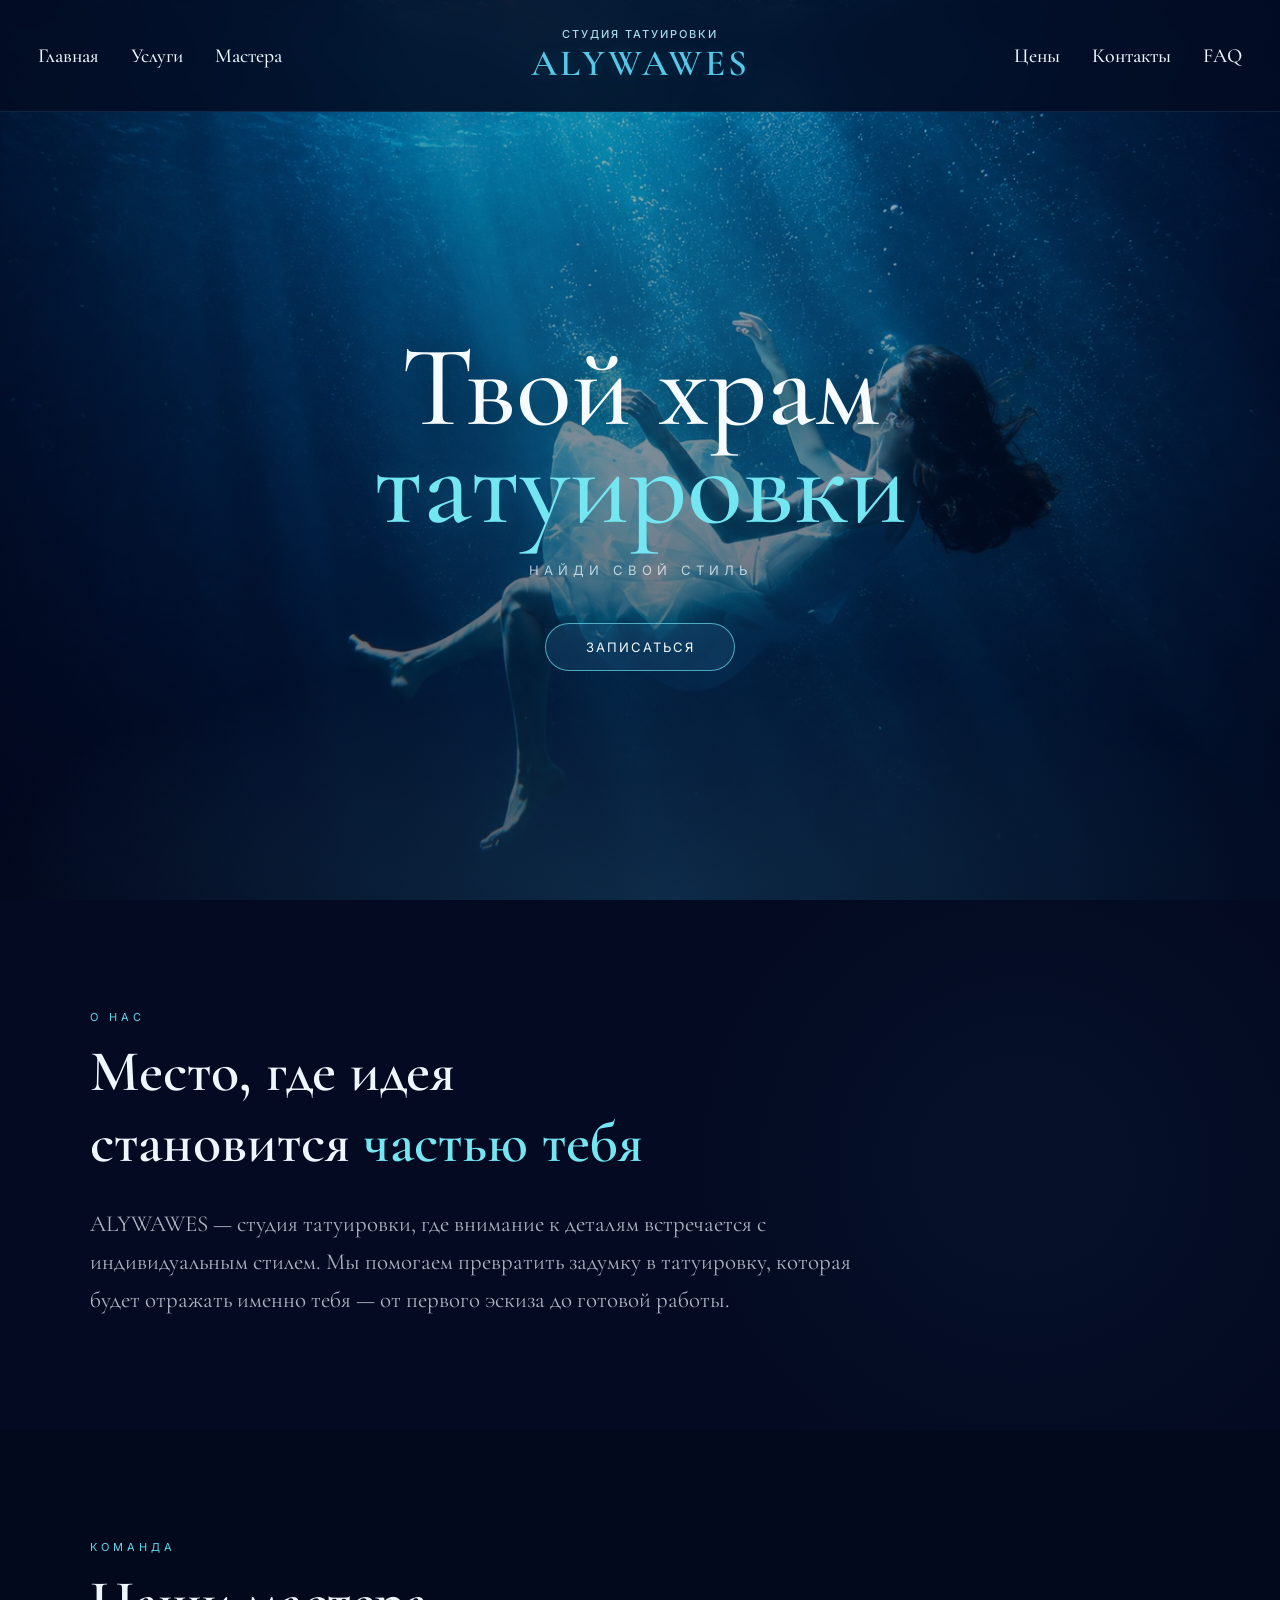
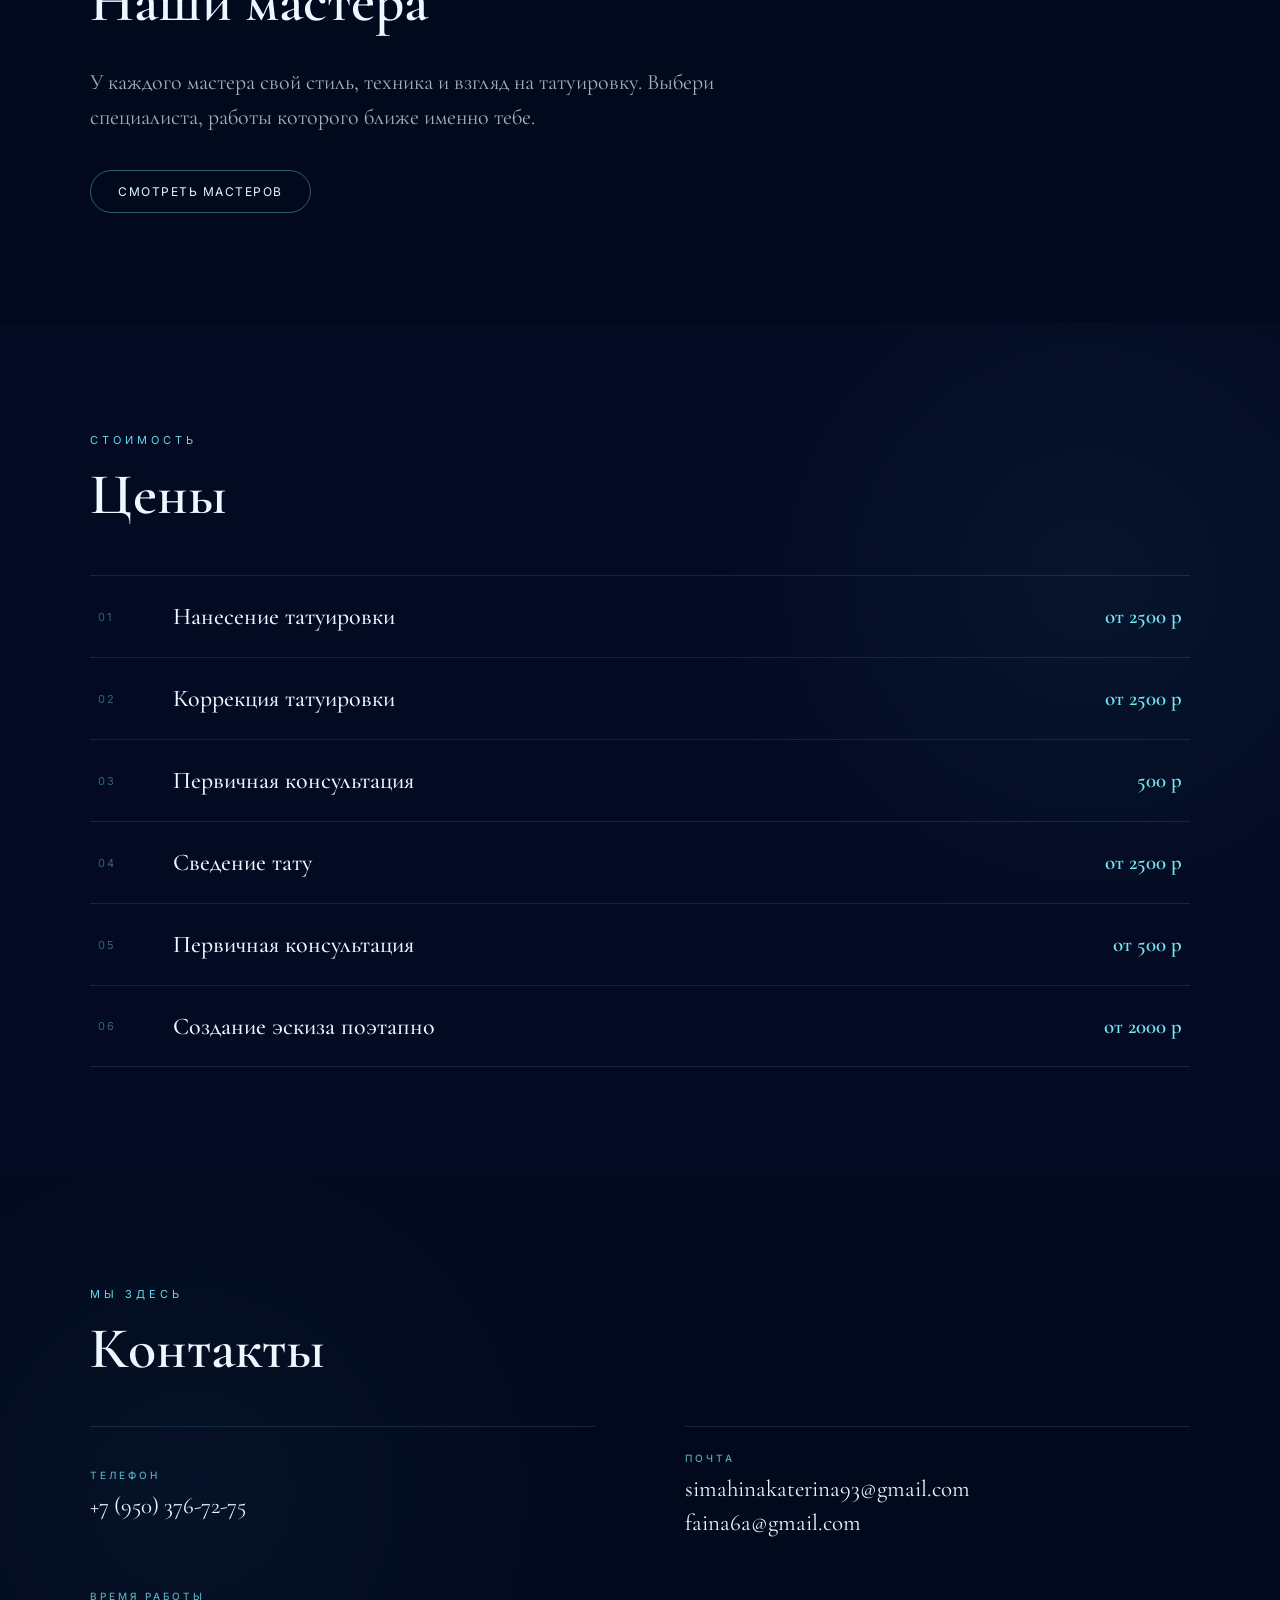
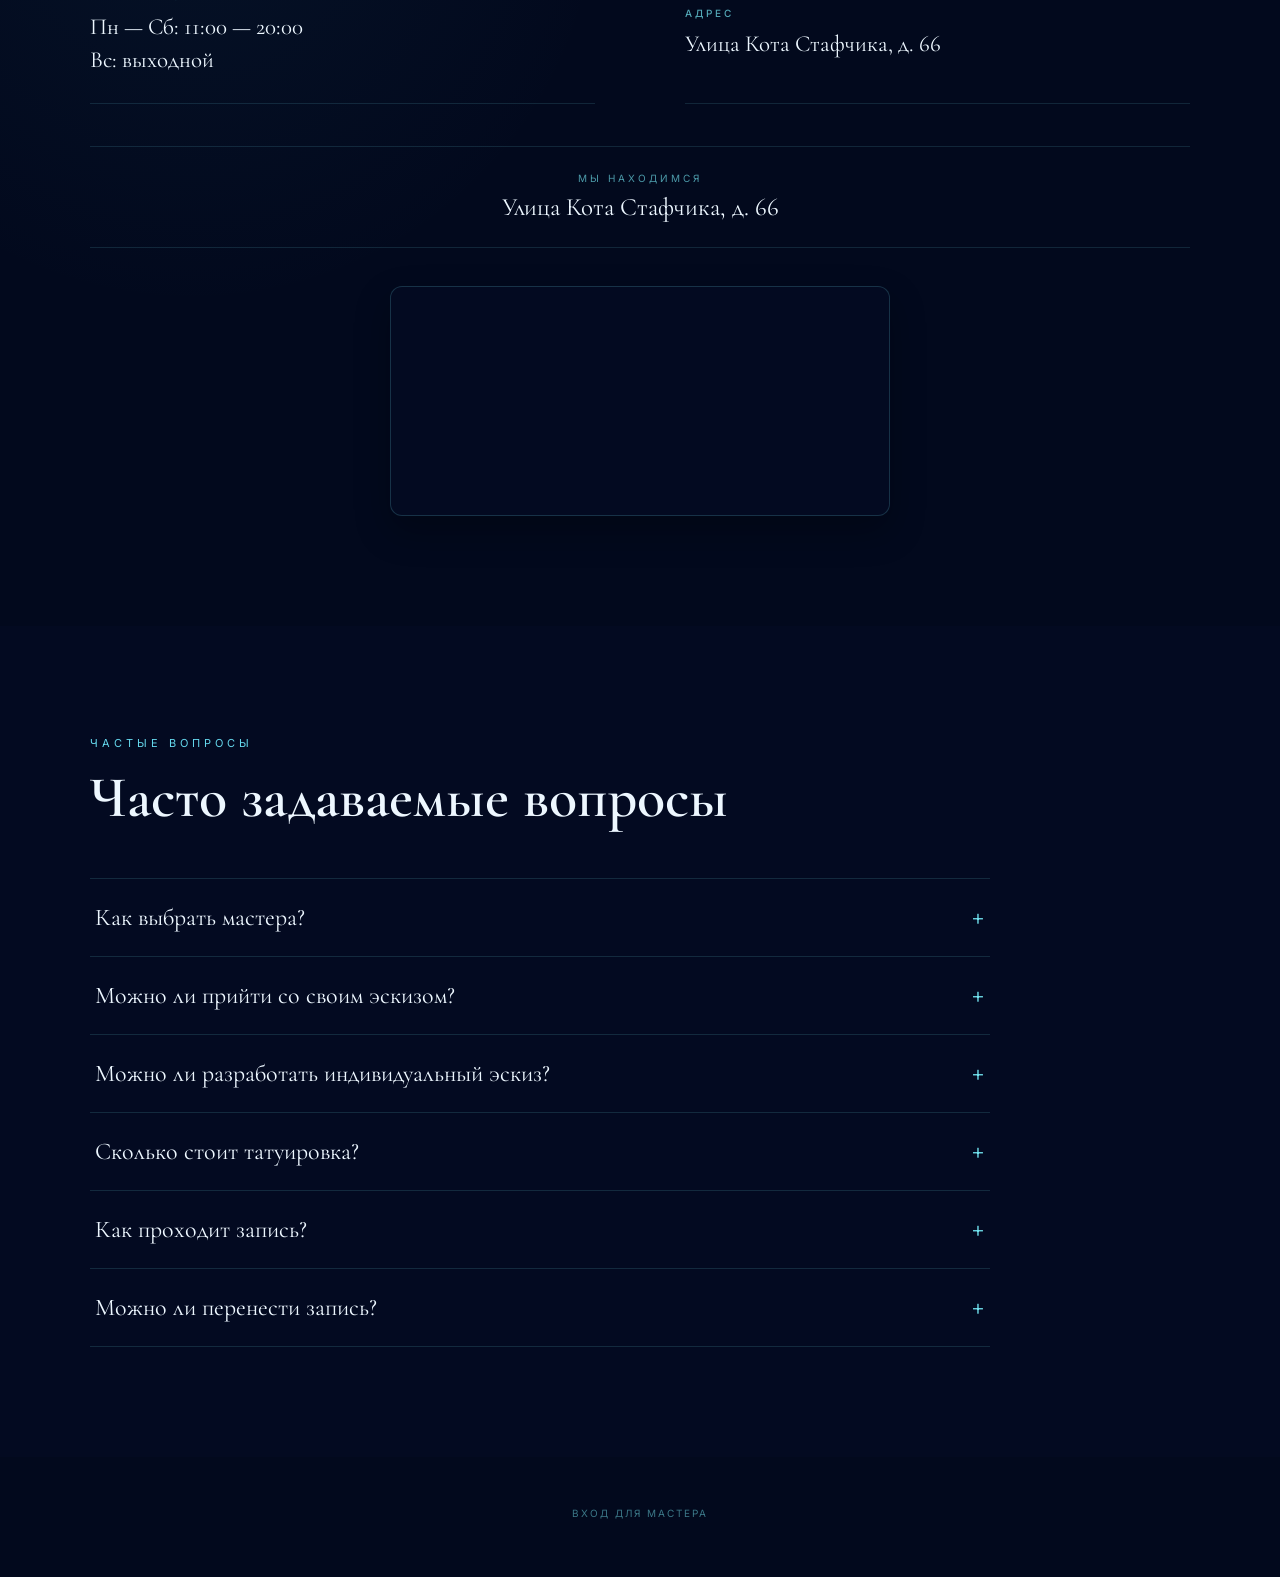
<file: index.html>
<!DOCTYPE html>
<html lang="ru">

<head>
  <meta charset="UTF-8">
  <meta name="viewport" content="width=device-width, initial-scale=1.0">

  <title>ALYWAWES — Студия татуировки</title>

  <link rel="preconnect" href="https://fonts.googleapis.com">
  <link rel="preconnect" href="https://fonts.gstatic.com" crossorigin>

  <link
    href="https://fonts.googleapis.com/css2?family=Cormorant+Garamond:wght@400;500;600;700&family=Inter:wght@400;500;600;700&display=swap"
    rel="stylesheet">

  <link rel="stylesheet" href="mobile.css">

  <style>

    * {
      box-sizing: border-box;
      margin: 0;
      padding: 0;
    }

    html {
      scroll-behavior: smooth;
    }

    body {
      background: #02091d;
      color: #f5f7ff;
      font-family: "Cormorant Garamond", serif;
      overflow-x: hidden;
    }


    /* =========================
       HEADER
    ========================= */

    .header {
      position: fixed;
      top: 0;
      left: 0;
      width: 100%;
      height: 112px;
      z-index: 1000;

      display: flex;
      align-items: center;

      background: rgba(3, 12, 36, 0.88);
      border-bottom: 1px solid rgba(86, 176, 220, 0.14);

      backdrop-filter: blur(14px);
      -webkit-backdrop-filter: blur(14px);

      transition: 0.35s ease;
    }

    .header.scrolled {
      height: 88px;

      background: rgba(2, 9, 29, 0.96);

      box-shadow:
        0 10px 35px rgba(0, 0, 0, 0.25);
    }

    .nav {
      width: min(1250px, 94%);
      margin: 0 auto;

      display: grid;
      grid-template-columns: 1fr auto 1fr;

      align-items: center;
      gap: 30px;
    }

    .nav-left,
    .nav-right {
      display: flex;
      align-items: center;
      gap: clamp(18px, 2.5vw, 40px);
    }

    .nav-left {
      justify-content: flex-start;
    }

    .nav-right {
      justify-content: flex-end;
    }

    .nav a {
      position: relative;

      color: #eaf7ff;
      text-decoration: none;

      font-size: 20px;
      font-weight: 500;

      white-space: nowrap;

      transition: 0.3s ease;
    }

    .nav a:hover {
      color: #73e6f2;
    }

    .nav a::after {
      content: "";

      position: absolute;
      left: 0;
      bottom: -7px;

      width: 0;
      height: 1px;

      background: #73e6f2;

      transition: 0.3s ease;
    }

    .nav a:hover::after {
      width: 100%;
    }

    .logo {
      text-decoration: none !important;

      text-align: center;

      display: flex;
      flex-direction: column;
      align-items: center;

      line-height: 1;
    }

    .logo::after {
      display: none !important;
    }

    .logo-small {
      font-family: "Inter", sans-serif;

      font-size: 11px;
      letter-spacing: 2px;

      color: #a8d9e8;

      margin-bottom: 5px;

      text-transform: uppercase;
    }

    .logo-main {
      font-size: 37px;
      font-weight: 600;
      letter-spacing: 3px;

      color: #57c9e8;

      text-shadow:
        0 0 15px rgba(81, 197, 233, 0.18);
    }


    /* =========================
       HERO
    ========================= */

    .hero {
      position: relative;

      min-height: 100vh;

      display: flex;
      align-items: center;
      justify-content: center;

      text-align: center;

      background:
        linear-gradient(
          rgba(2, 9, 29, 0.25),
          rgba(2, 9, 29, 0.72)
        ),
        url("ocean.jpg") center center / cover no-repeat;

      overflow: hidden;
    }

    .hero::before {
      content: "";

      position: absolute;
      inset: 0;

      background:
        radial-gradient(
          circle at 50% 45%,
          rgba(74, 188, 220, 0.12),
          transparent 38%
        );

      pointer-events: none;
    }

    .hero::after {
      content: "";

      position: absolute;

      left: -10%;
      bottom: -30%;

      width: 120%;
      height: 60%;

      background:
        radial-gradient(
          ellipse at center,
          rgba(81, 197, 233, 0.15),
          transparent 65%
        );

      animation:
        waterGlow 6s ease-in-out infinite alternate;

      pointer-events: none;
    }

    .hero-content {
      position: relative;
      z-index: 2;

      width: min(900px, 90%);

      margin-top: 110px;

      animation:
        heroEnter 1.2s ease both;
    }

    .hero h1 {
      font-size: clamp(60px, 9vw, 120px);

      line-height: 0.85;

      font-weight: 500;

      color: #f5fbff;

      text-shadow:
        0 0 30px rgba(0, 0, 0, 0.4);
    }

    .hero h1 span {
      display: block;

      color: #73e6f2;

      text-shadow:
        0 0 25px rgba(81, 197, 233, 0.2);
    }

    .hero-subtitle {
      margin-top: 28px;

      font-family: "Inter", sans-serif;

      font-size: 13px;
      letter-spacing: 5px;

      text-transform: uppercase;

      color: rgba(235, 248, 255, 0.75);
    }

    .booking-btn {
      display: inline-flex;

      align-items: center;
      justify-content: center;

      margin-top: 45px;

      min-width: 190px;

      padding: 15px 32px;

      border: 1px solid rgba(115, 230, 242, 0.65);
      border-radius: 50px;

      background: rgba(35, 91, 130, 0.3);

      color: #f2fbff;

      font-family: "Inter", sans-serif;

      font-size: 13px;
      letter-spacing: 2px;

      text-decoration: none;
      text-transform: uppercase;

      backdrop-filter: blur(5px);

      transition:
        transform 0.35s ease,
        background 0.35s ease,
        box-shadow 0.35s ease;
    }

    .booking-btn:hover {
      transform: translateY(-4px);

      background: rgba(81, 197, 233, 0.16);

      box-shadow:
        0 0 25px rgba(81, 197, 233, 0.18);
    }


    /* =========================
       SECTIONS
    ========================= */

    section {
      position: relative;

      padding: 110px 7%;

      background: #030a21;
    }

    .section-inner {
      width: min(1100px, 100%);
      margin: 0 auto;
    }

    .section-label {
      margin-bottom: 12px;

      font-family: "Inter", sans-serif;

      font-size: 11px;
      letter-spacing: 4px;

      color: #65d8ed;

      text-transform: uppercase;
    }

    .section-title {
      font-size: clamp(38px, 5vw, 58px);

      font-weight: 600;

      color: #edf7ff;

      margin-bottom: 28px;
    }

    .section-title span {
      color: #73e6f2;
    }


    /* =========================
       О НАС
    ========================= */

    .about-section {
      background:
        radial-gradient(
          circle at 80% 50%,
          rgba(60, 145, 180, 0.055),
          transparent 35%
        ),
        #030a21;
    }

    .about-text {
      width: min(780px, 100%);

      color: rgba(235, 246, 255, 0.72);

      font-size: 23px;

      line-height: 1.65;
    }


    /* =========================
       МАСТЕРА
    ========================= */

    .masters-section {
      background: #02091d;
    }

    .masters-text {
      width: min(700px, 100%);

      color: rgba(235, 246, 255, 0.7);

      font-size: 22px;

      line-height: 1.6;

      margin-bottom: 35px;
    }

    .masters-btn {
      display: inline-flex;

      padding: 13px 27px;

      border: 1px solid rgba(115, 230, 242, 0.38);
      border-radius: 50px;

      color: #dff8ff;

      font-family: "Inter", sans-serif;

      font-size: 12px;
      letter-spacing: 1.5px;

      text-transform: uppercase;

      text-decoration: none;

      transition: 0.35s ease;
    }

    .masters-btn:hover {
      border-color: #73e6f2;

      color: #73e6f2;

      transform: translateY(-3px);

      box-shadow:
        0 0 20px rgba(115, 230, 242, 0.1);
    }


    /* =========================
       ЦЕНЫ
    ========================= */

    .prices-section {
      background:
        radial-gradient(
          circle at 85% 30%,
          rgba(61, 166, 202, 0.07),
          transparent 32%
        ),
        #030a21;
    }

    .prices-grid {
      margin-top: 45px;

      display: flex;
      flex-direction: column;
    }

    .price-item {
      position: relative;

      display: grid;

      grid-template-columns: 55px 1fr auto;

      align-items: center;

      gap: 20px;

      min-height: 82px;

      padding: 17px 8px;

      border-top: 1px solid rgba(115, 230, 242, 0.13);

      transition:
        padding-left 0.35s ease,
        background 0.35s ease,
        border-color 0.35s ease;
    }

    .price-item:last-child {
      border-bottom: 1px solid rgba(115, 230, 242, 0.13);
    }

    .price-item::before {
      content: "";

      position: absolute;

      left: 0;
      top: 50%;

      width: 2px;
      height: 0;

      transform: translateY(-50%);

      background: #73e6f2;

      box-shadow:
        0 0 12px rgba(115, 230, 242, 0.6);

      transition: height 0.35s ease;
    }

    .price-item:hover {
      padding-left: 17px;

      background:
        linear-gradient(
          90deg,
          rgba(81, 197, 233, 0.045),
          transparent 70%
        );

      border-color: rgba(115, 230, 242, 0.28);
    }

    .price-item:hover::before {
      height: 42px;
    }

    .price-number {
      font-family: "Inter", sans-serif;

      font-size: 11px;
      letter-spacing: 2px;

      color: rgba(115, 230, 242, 0.42);
    }

    .price-name {
      color: #edf7ff;

      font-size: 24px;
      font-weight: 500;

      transition: color 0.3s ease;
    }

    .price-item:hover .price-name {
      color: #ffffff;
    }

    .price-value {
      color: #73e6f2;

      font-size: 21px;
      font-weight: 600;

      white-space: nowrap;

      transition:
        transform 0.3s ease,
        text-shadow 0.3s ease;
    }

    .price-item:hover .price-value {
      transform: translateX(-4px);

      text-shadow:
        0 0 14px rgba(115, 230, 242, 0.35);
    }


    /* =========================
       КОНТАКТЫ
    ========================= */

    .contacts-section {
      background:
        radial-gradient(
          circle at 15% 30%,
          rgba(61, 166, 202, 0.055),
          transparent 32%
        ),
        #02091d;
    }

    .contacts-grid {
      margin-top: 42px;

      display: grid;

      grid-template-columns: 1fr 1fr;

      column-gap: 90px;
    }

    .contact-card {
      position: relative;

      min-height: 125px;

      padding: 25px 0;

      display: flex;
      flex-direction: column;
      justify-content: center;

      border-top: 1px solid rgba(115, 230, 242, 0.13);

      transition:
        padding-left 0.35s ease;
    }

    .contact-card:nth-child(n + 3) {
      border-top: none;

      border-bottom: 1px solid rgba(115, 230, 242, 0.13);
    }

    .contact-card::after {
      content: "";

      position: absolute;

      left: 0;
      bottom: -1px;

      width: 0;
      height: 1px;

      background: #73e6f2;

      box-shadow:
        0 0 12px rgba(115, 230, 242, 0.45);

      transition: width 0.45s ease;
    }

    .contact-card:hover {
      padding-left: 7px;
    }

    .contact-card:hover::after {
      width: 75px;
    }

    .contact-card h3 {
      margin-bottom: 9px;

      color: rgba(115, 230, 242, 0.72);

      font-family: "Inter", sans-serif;

      font-size: 10px;
      font-weight: 500;

      letter-spacing: 3px;

      text-transform: uppercase;
    }

    .contact-card p,
    .contact-card a {
      color: #edf7ff;

      font-size: 23px;

      line-height: 1.45;

      text-decoration: none;

      transition: color 0.3s ease;
    }

    .contact-card a:hover {
      color: #73e6f2;
    }

    .contact-address {
      margin-top: 42px;

      padding: 25px 0;

      text-align: center;

      border-top: 1px solid rgba(115, 230, 242, 0.13);

      border-bottom: 1px solid rgba(115, 230, 242, 0.13);
    }

    .contact-address-label {
      display: block;

      margin-bottom: 8px;

      color: rgba(115, 230, 242, 0.65);

      font-family: "Inter", sans-serif;

      font-size: 10px;

      letter-spacing: 3px;

      text-transform: uppercase;
    }

    .contact-address-text {
      color: #edf7ff;

      font-size: 25px;
    }


    /* =========================
       КАРТА
    ========================= */

    .map-box {
      width: 50%;
      max-width: 500px;

      height: 230px;

      margin: 38px auto 0;

      overflow: hidden;

      border-radius: 12px;

      border: 1px solid rgba(115, 230, 242, 0.18);

      background: #030a21;

      box-shadow:
        0 15px 35px rgba(0, 0, 0, 0.28);

      transition:
        transform 0.4s ease,
        border-color 0.4s ease,
        box-shadow 0.4s ease;
    }

    .map-box:hover {
      transform: translateY(-3px);

      border-color: rgba(115, 230, 242, 0.35);

      box-shadow:
        0 20px 40px rgba(0, 0, 0, 0.35),
        0 0 25px rgba(81, 197, 233, 0.06);
    }

    .map-box > ymaps,
    .map-box > div {
      width: 100% !important;
      height: 100% !important;
    }


    /* =========================
       FAQ
    ========================= */

    .faq-section {
      background: #030a21;
    }

    .faq-list {
      width: min(900px, 100%);

      margin-top: 45px;
    }

    .faq-item {
      border-top: 1px solid rgba(115, 230, 242, 0.14);
    }

    .faq-item:last-child {
      border-bottom: 1px solid rgba(115, 230, 242, 0.14);
    }

    .faq-question {
      width: 100%;

      padding: 24px 5px;

      display: flex;

      align-items: center;
      justify-content: space-between;

      gap: 20px;

      border: none;

      background: transparent;

      color: #edf7ff;

      font-family: "Cormorant Garamond", serif;

      font-size: 24px;

      text-align: left;

      cursor: pointer;

      transition: color 0.3s ease;
    }

    .faq-question:hover {
      color: #73e6f2;
    }

    .faq-question span:last-child {
      color: #73e6f2;

      font-family: "Inter", sans-serif;

      font-size: 22px;
      font-weight: 300;

      transition:
        transform 0.35s ease;
    }

    .faq-item.active .faq-question span:last-child {
      transform: rotate(45deg);
    }

    .faq-answer {
      max-height: 0;

      overflow: hidden;

      color: rgba(235, 246, 255, 0.68);

      font-size: 19px;

      line-height: 1.6;

      transition:
        max-height 0.4s ease;
    }

    .faq-answer p {
      padding: 0 50px 25px 5px;
    }


    /* =========================
       ВХОД МАСТЕРА
    ========================= */

    .master-access {
      padding: 45px 20px 55px;

      text-align: center;

      background: #02091d;
    }

    .master-access a {
      color: rgba(115, 230, 242, 0.5);

      font-family: "Inter", sans-serif;

      font-size: 10px;

      letter-spacing: 2px;

      text-decoration: none;

      text-transform: uppercase;

      transition: color 0.3s ease;
    }

    .master-access a:hover {
      color: #73e6f2;
    }


    /* =========================
       АНИМАЦИИ
    ========================= */

    @keyframes waterGlow {

      from {
        transform: translateY(0);
        opacity: 0.6;
      }

      to {
        transform: translateY(-18px);
        opacity: 1;
      }

    }

    @keyframes heroEnter {

      from {
        opacity: 0;
        transform: translateY(35px);
      }

      to {
        opacity: 1;
        transform: translateY(0);
      }

    }


    /* =========================
       ADAPTIVE
    ========================= */

    @media (max-width: 900px) {

      .header {
        height: 90px;
      }

      .header.scrolled {
        height: 76px;
      }

      .nav {
        grid-template-columns: auto 1fr auto;

        gap: 12px;
      }

      .nav-left,
      .nav-right {
        gap: 12px;
      }

      .nav a {
        font-size: 15px;
      }

      .logo-main {
        font-size: 29px;
      }

      .logo-small {
        font-size: 8px;
        letter-spacing: 1.5px;
      }

      section {
        padding: 85px 6%;
      }

      .contacts-grid {
        column-gap: 45px;
      }

      .map-box {
        width: 85%;
      }

    }


    @media (max-width: 650px) {

      .header {
        height: 78px;
      }

      .nav {
        display: flex;

        justify-content: center;
      }

      .nav-left,
      .nav-right {
        display: none;
      }

      .logo-main {
        font-size: 31px;
      }

      .hero-content {
        margin-top: 60px;
      }

      .hero h1 {
        font-size: clamp(55px, 16vw, 85px);
      }

      .hero-subtitle {
        font-size: 10px;

        letter-spacing: 3px;
      }

      .section-title {
        font-size: 42px;
      }

      .about-text,
      .masters-text {
        font-size: 20px;
      }

      .prices-grid {
        margin-top: 30px;
      }

      .price-item {
        grid-template-columns: 38px 1fr auto;

        gap: 10px;

        min-height: 75px;

        padding: 15px 3px;
      }

      .price-number {
        font-size: 9px;
      }

      .price-name {
        font-size: 19px;

        line-height: 1.15;
      }

      .price-value {
        font-size: 15px;
      }

      .contacts-grid {
        grid-template-columns: 1fr;

        column-gap: 0;
      }

      .contact-card {
        min-height: 105px;
      }

      .contact-card:nth-child(n + 3) {
        border-top: 1px solid rgba(115, 230, 242, 0.13);

        border-bottom: none;
      }

      .contact-card:last-child {
        border-bottom: 1px solid rgba(115, 230, 242, 0.13);
      }

      .contact-card p,
      .contact-card a {
        font-size: 20px;
      }

      .contact-address-text {
        font-size: 21px;
      }

      .map-box {
        width: 100%;
        height: 220px;
      }

      .faq-question {
        font-size: 20px;

        padding: 20px 3px;
      }

      .faq-answer {
        font-size: 17px;
      }

    }


    @media (max-width: 430px) {

      .hero h1 {
        font-size: 57px;
      }

      .price-item {
        grid-template-columns: 28px 1fr;
      }

      .price-value {
        grid-column: 2;

        margin-top: -4px;
      }

      .contact-card p,
      .contact-card a {
        font-size: 19px;
      }

      .contact-address-text {
        font-size: 19px;
      }

    }

  </style>

</head>


<body>


  <!-- =========================
       HEADER
  ========================= -->

  <header class="header" id="header">

    <nav class="nav">

      <div class="nav-left">

        <a href="index.html">
          Главная
        </a>

        <a href="services.html">
          Услуги
        </a>

        <a href="masters.html">
          Мастера
        </a>

      </div>


      <a href="auth.html" class="logo">

        <span class="logo-small">
          студия татуировки
        </span>

        <span class="logo-main">
          ALYWAWES
        </span>

      </a>


      <div class="nav-right">

        <a href="#prices">
          Цены
        </a>

        <a href="#contacts">
          Контакты
        </a>

        <a href="#faq">
          FAQ
        </a>

      </div>

    </nav>

  </header>


  <main>


    <!-- =========================
         HERO
    ========================= -->

    <section class="hero">

      <div class="hero-content">

        <h1>
          Твой храм
          <span>татуировки</span>
        </h1>

        <p class="hero-subtitle">
          Найди свой стиль
        </p>

        <a href="services.html" class="booking-btn">
          Записаться
        </a>

      </div>

    </section>


    <!-- =========================
         О НАС
    ========================= -->

    <section class="about-section">

      <div class="section-inner">

        <div class="section-label">
          О нас
        </div>

        <h2 class="section-title">

          Место, где идея<br>
          становится <span>частью тебя</span>

        </h2>

        <p class="about-text">

          ALYWAWES — студия татуировки, где внимание к деталям
          встречается с индивидуальным стилем. Мы помогаем
          превратить задумку в татуировку, которая будет отражать
          именно тебя — от первого эскиза до готовой работы.

        </p>

      </div>

    </section>


    <!-- =========================
         МАСТЕРА
    ========================= -->

    <section class="masters-section">

      <div class="section-inner">

        <div class="section-label">
          Команда
        </div>

        <h2 class="section-title">
          Наши мастера
        </h2>

        <p class="masters-text">

          У каждого мастера свой стиль, техника и взгляд
          на татуировку. Выбери специалиста, работы которого
          ближе именно тебе.

        </p>

        <a href="masters.html" class="masters-btn">
          Смотреть мастеров
        </a>

      </div>

    </section>


    <!-- =========================
         ЦЕНЫ
    ========================= -->

    <section class="prices-section" id="prices">

      <div class="section-inner">

        <div class="section-label">
          Стоимость
        </div>

        <h2 class="section-title">
          Цены
        </h2>


        <div class="prices-grid">


          <div class="price-item">

            <span class="price-number">
              01
            </span>

            <span class="price-name">
              Нанесение татуировки
            </span>

            <span class="price-value">
              от 2500 р
            </span>

          </div>


          <div class="price-item">

            <span class="price-number">
              02
            </span>

            <span class="price-name">
              Коррекция татуировки
            </span>

            <span class="price-value">
              от 2500 р
            </span>

          </div>


          <div class="price-item">

            <span class="price-number">
              03
            </span>

            <span class="price-name">
              Первичная консультация
            </span>

            <span class="price-value">
              500 р
            </span>

          </div>


          <div class="price-item">

            <span class="price-number">
              04
            </span>

            <span class="price-name">
              Сведение тату
            </span>

            <span class="price-value">
              от 2500 р
            </span>

          </div>


          <div class="price-item">

            <span class="price-number">
              05
            </span>

            <span class="price-name">
              Первичная консультация
            </span>

            <span class="price-value">
              от 500 р
            </span>

          </div>


          <div class="price-item">

            <span class="price-number">
              06
            </span>

            <span class="price-name">
              Создание эскиза поэтапно
            </span>

            <span class="price-value">
              от 2000 р
            </span>

          </div>


        </div>

      </div>

    </section>


    <!-- =========================
         КОНТАКТЫ
    ========================= -->

    <section class="contacts-section" id="contacts">

      <div class="section-inner">

        <div class="section-label">
          Мы здесь
        </div>

        <h2 class="section-title">
          Контакты
        </h2>


        <div class="contacts-grid">


          <div class="contact-card">

            <h3>
              Телефон
            </h3>

            <a href="tel:+79503767275">
              +7 (950) 376-72-75
            </a>

          </div>


          <div class="contact-card">

            <h3>
              Почта
            </h3>

            <a href="mailto:lsd_06@inbox.ru">

              simahinakaterina93@gmail.com<br>
              faina6a@gmail.com

            </a>

          </div>


          <div class="contact-card">

            <h3>
              Время работы
            </h3>

            <p>

              Пн — Сб: 11:00 — 20:00<br>
              Вс: выходной

            </p>

          </div>


          <div class="contact-card">

            <h3>
              Адрес
            </h3>

            <p>
              Улица Кота Стафчика, д. 66
            </p>

          </div>


        </div>


        <div class="contact-address">

          <span class="contact-address-label">
            Мы находимся
          </span>

          <span class="contact-address-text">
            Улица Кота Стафчика, д. 66
          </span>

        </div>


        <div class="map-box">

          <script
            type="text/javascript"
            charset="utf-8"
            async
            src="https://api-maps.yandex.ru/services/constructor/1.0/js/?um=constructor%3A3c53d21663f587572b8b8f50ce8c780021c23f6e5e4fde4bece699e28206ad6e&amp;width=500&amp;height=400&amp;lang=ru_RU&amp;scroll=true">
          </script>

        </div>

      </div>

    </section>


    <!-- =========================
         ЧАСТО ЗАДАВАЕМЫЕ ВОПРОСЫ
    ========================= -->

    <section class="faq-section" id="faq">

      <div class="section-inner">

        <div class="section-label">
          Частые вопросы
        </div>

        <h2 class="section-title">
          Часто задаваемые вопросы
        </h2>


        <div class="faq-list">


          <div class="faq-item">

            <button class="faq-question">

              <span>
                Как выбрать мастера?
              </span>

              <span>
                +
              </span>

            </button>

            <div class="faq-answer">

              <p>
                Посмотри работы наших мастеров и выбери специалиста,
                чей стиль больше всего подходит под твою идею.
              </p>

            </div>

          </div>


          <div class="faq-item">

            <button class="faq-question">

              <span>
                Можно ли прийти со своим эскизом?
              </span>

              <span>
                +
              </span>

            </button>

            <div class="faq-answer">

              <p>
                Да. Ты можешь заранее подготовить свой эскиз или
                отправить референсы мастеру для обсуждения будущей работы.
              </p>

            </div>

          </div>


          <div class="faq-item">

            <button class="faq-question">

              <span>
                Можно ли разработать индивидуальный эскиз?
              </span>

              <span>
                +
              </span>

            </button>

            <div class="faq-answer">

              <p>
                Конечно. Мастер может разработать индивидуальный эскиз
                с учётом твоих пожеланий, размера и места нанесения.
              </p>

            </div>

          </div>


          <div class="faq-item">

            <button class="faq-question">

              <span>
                Сколько стоит татуировка?
              </span>

              <span>
                +
              </span>

            </button>

            <div class="faq-answer">

              <p>
                Стоимость зависит от размера, сложности, места нанесения
                и выбранного мастера. Минимальная стоимость нанесения —
                от 2500 рублей.
              </p>

            </div>

          </div>


          <div class="faq-item">

            <button class="faq-question">

              <span>
                Как проходит запись?
              </span>

              <span>
                +
              </span>

            </button>

            <div class="faq-answer">

              <p>
                Выбери услугу или мастера, после чего выбери свободную
                дату и время. После подтверждения запись появится
                в твоём личном кабинете.
              </p>

            </div>

          </div>


          <div class="faq-item">

            <button class="faq-question">

              <span>
                Можно ли перенести запись?
              </span>

              <span>
                +
              </span>

            </button>

            <div class="faq-answer">

              <p>
                Да. Если планы изменились, свяжись со студией заранее,
                чтобы подобрать другую свободную дату.
              </p>

            </div>

          </div>


        </div>

      </div>

    </section>


    <!-- =========================
         ВХОД МАСТЕРА
    ========================= -->

    <div class="master-access">

      <a href="master-login.html">
        Вход для мастера
      </a>

    </div>


  </main>


  <script>

    /* =========================
       HEADER
    ========================= */

    const header =
      document.getElementById("header");

    window.addEventListener("scroll", () => {

      if (window.scrollY > 30) {

        header.classList.add("scrolled");

      } else {

        header.classList.remove("scrolled");

      }

    });


    /* =========================
       FAQ
    ========================= */

    const faqItems =
      document.querySelectorAll(".faq-item");


    faqItems.forEach(item => {

      const question =
        item.querySelector(".faq-question");

      const answer =
        item.querySelector(".faq-answer");


      question.addEventListener("click", () => {

        const isActive =
          item.classList.contains("active");


        faqItems.forEach(otherItem => {

          otherItem.classList.remove("active");

          const otherAnswer =
            otherItem.querySelector(".faq-answer");

          otherAnswer.style.maxHeight = null;

        });


        if (!isActive) {

          item.classList.add("active");

          answer.style.maxHeight =
            answer.scrollHeight + "px";

        }

      });

    });

  </script>


  <script src="nav-mobile.js"></script>

</body>

</html>
</file>
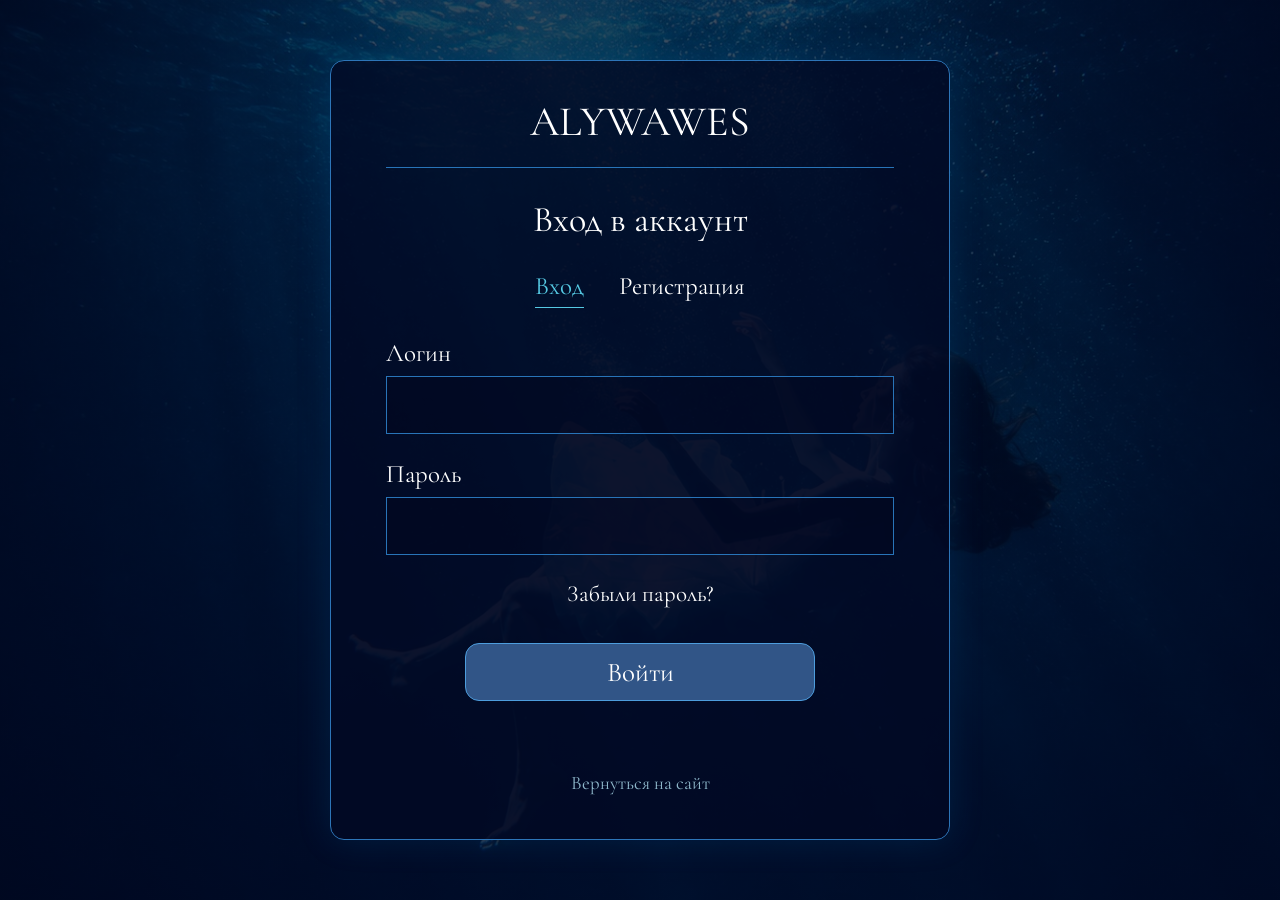
<file: auth.html>
﻿<!DOCTYPE html>
<html lang="ru">

<head>
    <meta charset="UTF-8">
    <meta name="viewport" content="width=device-width, initial-scale=1.0">

    <title>ALYWAWES — Вход</title>

    <link rel="preconnect" href="https://fonts.googleapis.com">
    <link rel="preconnect" href="https://fonts.gstatic.com" crossorigin>

    <link href="https://fonts.googleapis.com/css2?family=Cormorant+Garamond:wght@400;500;600&display=swap"
          rel="stylesheet">

    <style>

        * {
            box-sizing: border-box;
        }

        body {
            margin: 0;
            min-height: 100vh;

            display: flex;
            align-items: center;
            justify-content: center;

            background:
                linear-gradient(
                    rgba(0, 8, 30, 0.72),
                    rgba(0, 10, 35, 0.82)
                ),
                url("images/ocean.jpg") center / cover no-repeat;

            color: white;

            font-family: "Cormorant Garamond", serif;
        }


        .auth-container {
            width: 620px;

            padding: 35px 55px 45px;

            background: rgba(2, 8, 35, 0.78);

            border: 1px solid #2d75b8;

            border-radius: 14px;

            box-shadow:
                0 0 35px rgba(0, 130, 210, 0.15);
        }


        .logo {
            display: block;

            text-align: center;

            color: white;

            text-decoration: none;

            font-size: 42px;

            margin-bottom: 20px;
        }


        .line {
            width: 100%;

            height: 1px;

            background: #2874b8;

            margin-bottom: 30px;
        }


        h1 {
            margin: 0 0 30px;

            text-align: center;

            font-size: 36px;

            font-weight: 400;
        }


        /* ВХОД / РЕГИСТРАЦИЯ */

        .tabs {
            display: flex;

            justify-content: center;

            gap: 35px;

            margin-bottom: 30px;
        }


        .tab {
            border: none;

            background: none;

            color: #ffffff;

            font-family: inherit;

            font-size: 25px;

            cursor: pointer;

            padding: 0 0 6px;

            border-bottom: 1px solid transparent;
        }


        .tab:hover {
            color: #55c9e3;
        }


        .tab.active {
            color: #55c9e3;

            border-bottom-color: #55c9e3;
        }


        /* ПОЛЯ */

        .form-group {
            margin-bottom: 25px;
        }


        label {
            display: block;

            margin-bottom: 8px;

            font-size: 25px;
        }


        input {
            width: 100%;

            height: 58px;

            padding: 10px 15px;

            background: rgba(0, 5, 30, 0.45);

            border: 1px solid #2874b8;

            color: white;

            font-family: inherit;

            font-size: 22px;

            outline: none;
        }


        input:focus {
            border-color: #55c9e3;

            box-shadow:
                0 0 10px rgba(85, 201, 227, 0.2);
        }


        input::placeholder {
            color: #7e8495;
        }


        /* КНОПКА */

        .submit-btn {
            display: block;

            width: 350px;

            height: 58px;

            margin: 35px auto 20px;

            border: 1px solid #4d9ddd;

            border-radius: 14px;

            background: #315587;

            color: white;

            font-family: inherit;

            font-size: 27px;

            cursor: pointer;

            transition: 0.3s;
        }


        .submit-btn:hover {
            background: #3d679d;

            box-shadow:
                0 0 20px rgba(65, 160, 220, 0.3);
        }


        .forgot {
            display: block;

            text-align: center;

            color: white;

            font-size: 23px;

            text-decoration: none;

            margin-top: 15px;
        }


        .forgot:hover {
            color: #55c9e3;
        }


        .message {
            min-height: 25px;

            text-align: center;

            color: #55c9e3;

            font-size: 20px;

            margin-top: 10px;
        }


        .back {
            display: block;

            margin-top: 25px;

            text-align: center;

            color: #8eb7ca;

            text-decoration: none;

            font-size: 19px;
        }


        .back:hover {
            color: white;
        }


        @media (max-width: 700px) {

            .auth-container {
                width: 90%;

                padding: 30px;
            }

            .submit-btn {
                width: 100%;
            }

        }

    </style>
  <link rel="stylesheet" href="mobile.css">
</head>


<body>

<div class="auth-container">

    <!-- ЛОГОТИП -->

    <a href="index.html" class="logo">
        ALYWAWES
    </a>


    <div class="line"></div>


    <!-- ЗАГОЛОВОК -->

    <h1 id="formTitle">
        Вход в аккаунт
    </h1>


    <!-- ПЕРЕКЛЮЧАТЕЛЬ -->

    <div class="tabs">

        <button
            type="button"
            class="tab active"
            id="loginTab"
            onclick="showLogin()">
            Вход
        </button>


        <button
            type="button"
            class="tab"
            id="registerTab"
            onclick="showRegister()">
            Регистрация
        </button>

    </div>


    <!-- =========================
         ФОРМА ВХОДА
    ========================== -->

    <form id="loginForm">

        <div class="form-group">

            <label for="loginUsername">
                Логин
            </label>

            <input
                type="text"
                id="loginUsername"
                required
            >

        </div>


        <div class="form-group">

            <label for="loginPassword">
                Пароль
            </label>

            <input
                type="password"
                id="loginPassword"
                required
            >

        </div>


        <a href="#" class="forgot">
            Забыли пароль?
        </a>


        <button
            type="submit"
            class="submit-btn">
            Войти
        </button>

    </form>


    <!-- =========================
         ФОРМА РЕГИСТРАЦИИ
    ========================== -->

    <form
        id="registerForm"
        style="display: none;">

        <div class="form-group">

            <label for="registerName">
                Имя
            </label>

            <input
                type="text"
                id="registerName"
                placeholder="Введите ваше имя"
                required
            >

        </div>


        <div class="form-group">

            <label for="registerUsername">
                Логин
            </label>

            <input
                type="text"
                id="registerUsername"
                placeholder="Придумайте логин"
                required
            >

        </div>


        <div class="form-group">

            <label for="registerPassword">
                Пароль
            </label>

            <input
                type="password"
                id="registerPassword"
                placeholder="Придумайте пароль"
                required
            >

        </div>


        <button
            type="submit"
            class="submit-btn">
            Зарегистрироваться
        </button>

    </form>


    <!-- СООБЩЕНИЯ -->

    <div
        class="message"
        id="message">
    </div>


    <!-- НАЗАД -->

    <a href="index.html" class="back">
        Вернуться на сайт
    </a>

</div>


<script>

function showLogin() {

    document.getElementById("loginForm").style.display = "block";
    document.getElementById("registerForm").style.display = "none";

    document.getElementById("formTitle").textContent =
        "Вход в аккаунт";

    document.getElementById("loginTab").classList.add("active");
    document.getElementById("registerTab").classList.remove("active");

    document.getElementById("message").textContent = "";
}


function showRegister() {

    document.getElementById("loginForm").style.display = "none";
    document.getElementById("registerForm").style.display = "block";

    document.getElementById("formTitle").textContent =
        "Регистрация";

    document.getElementById("loginTab").classList.remove("active");
    document.getElementById("registerTab").classList.add("active");

    document.getElementById("message").textContent = "";
}


// =============================
// РЕГИСТРАЦИЯ
// =============================

document
    .getElementById("registerForm")
    .addEventListener("submit", async function(event) {

        event.preventDefault();

        const name =
            document.getElementById("registerName").value.trim();

        const username =
            document.getElementById("registerUsername").value.trim();

        const password =
            document.getElementById("registerPassword").value;

        const message =
            document.getElementById("message");


        if (!name || !username || !password) {

            message.textContent =
                "Заполните все поля.";

            return;
        }


        if (password.length < 6) {

            message.textContent =
                "Пароль должен содержать минимум 6 символов.";

            return;
        }


        message.textContent =
            "Регистрация...";


        try {

            const response = await fetch(
                "/api/register",
                {
                    method: "POST",

                    headers: {
                        "Content-Type": "application/json"
                    },

                    body: JSON.stringify({
                        name: name,
                        username: username,
                        password: password
                    })
                }
            );


            const data = await response.json();


            if (!response.ok) {

                message.textContent =
                    data.message || "Ошибка регистрации.";

                return;
            }


            message.textContent =
                "Регистрация прошла успешно!";


            document.getElementById("registerForm").reset();


            setTimeout(function() {

                showLogin();

            }, 1000);


        } catch (error) {

            console.error(error);

            message.textContent =
                "Не удалось подключиться к серверу.";

        }

});


// =============================
// ВХОД
// =============================

document
    .getElementById("loginForm")
    .addEventListener("submit", async function(event) {

        event.preventDefault();

        const username =
            document.getElementById("loginUsername").value.trim();

        const password =
            document.getElementById("loginPassword").value;

        const message =
            document.getElementById("message");


        if (!username || !password) {

            message.textContent =
                "Введите логин и пароль.";

            return;
        }


        message.textContent =
            "Выполняется вход...";


        try {

            const response = await fetch(
                "/api/login",
                {
                    method: "POST",

                    headers: {
                        "Content-Type": "application/json"
                    },

                    body: JSON.stringify({
                        username: username,
                        password: password
                    })
                }
            );


            const data = await response.json();


            if (!response.ok) {

                message.textContent =
                    data.message || "Неверный логин или пароль.";

                return;
            }


            // Сохраняем пользователя
const user = {
    id: data.id,
    name: data.name,
    username: data.username,
    role: data.role
};

localStorage.setItem(
    "alywawesUser",
    JSON.stringify(user)
);

localStorage.setItem(
    "alywawesLoggedIn",
    "true"
);

            message.textContent =
                "Вход выполнен!";


            setTimeout(function() {

                window.location.href =
                    "profile.html";

            }, 500);


        } catch (error) {

            console.error(error);

            message.textContent =
                "Не удалось подключиться к серверу.";

        }

});

</script>


<script src="nav-mobile.js"></script>
</body>

</html>
</file>
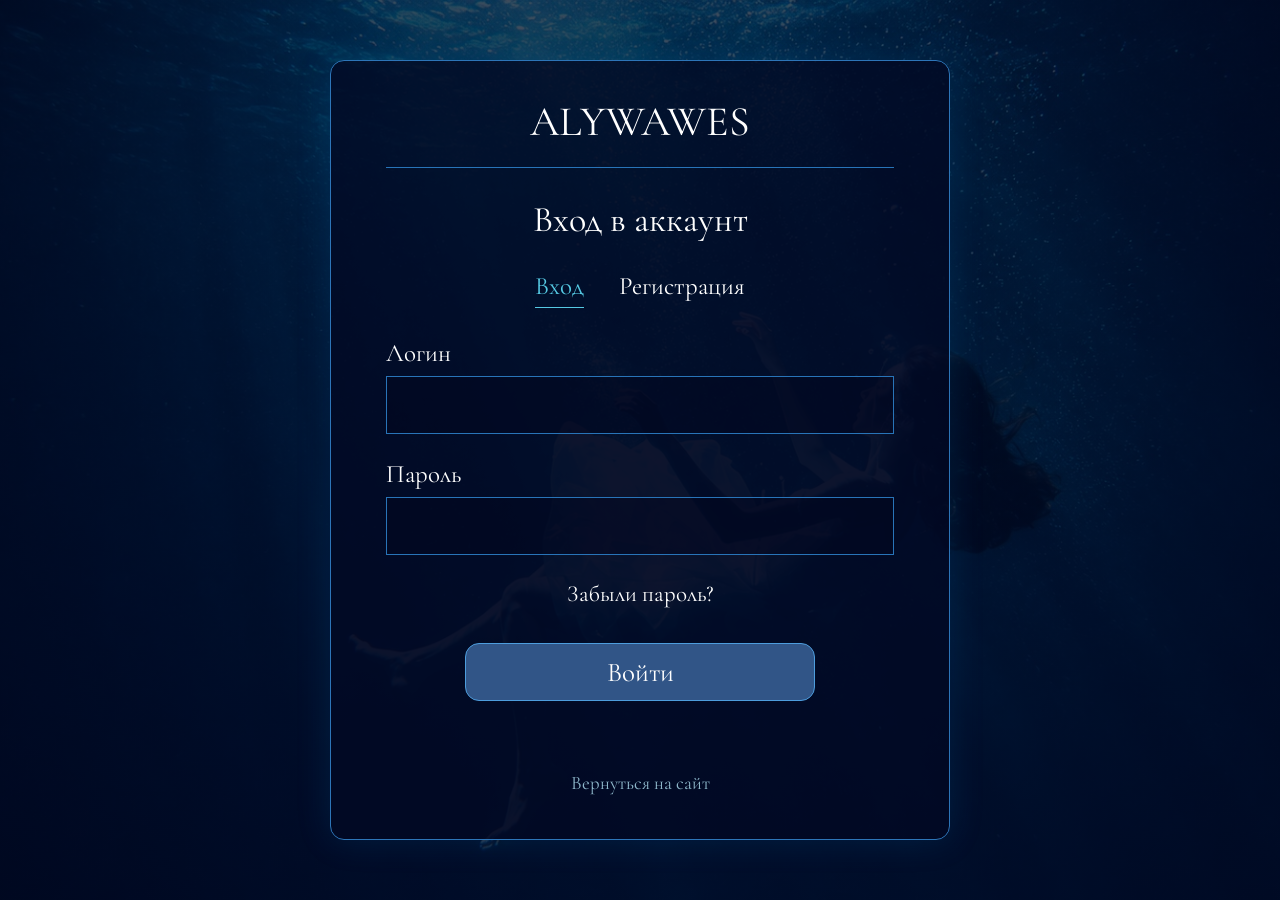
<file: chat.html>
﻿<!DOCTYPE html>
<html lang="ru">
<head>
  <meta charset="UTF-8">
  <meta name="viewport" content="width=device-width, initial-scale=1.0">
  <title>ALYWAWES — Чат с мастером</title>

  <link rel="preconnect" href="https://fonts.googleapis.com">
  <link rel="preconnect" href="https://fonts.gstatic.com" crossorigin>
  <link href="https://fonts.googleapis.com/css2?family=Cormorant+Garamond:wght@400;500;600;700&family=Inter:wght@400;500;600&display=swap" rel="stylesheet">

  <style>
    * { box-sizing: border-box; margin: 0; padding: 0; }

    html { scroll-behavior: smooth; }

    body {
      min-height: 100vh;
      background: #02091d;
      color: #f5f7ff;
      font-family: "Cormorant Garamond", serif;
      overflow-x: hidden;
    }

    /* ================= HEADER ================= */
    .header {
      position: fixed;
      top: 0; left: 0;
      width: 100%;
      height: 90px;
      z-index: 100;
      display: flex;
      align-items: center;
      justify-content: center;
      background: rgba(3, 12, 36, 0.94);
      border-bottom: 1px solid rgba(86, 176, 220, 0.12);
      backdrop-filter: blur(12px);
    }

    .nav {
      width: min(1400px, 95%);
      display: grid;
      grid-template-columns: 1fr auto 1fr;
      align-items: center;
      gap: 30px;
    }

    .nav-left, .nav-right {
      display: flex;
      align-items: center;
      gap: clamp(20px, 2.5vw, 45px);
    }

    .nav-right { justify-content: flex-end; }

    .nav a {
      color: #f3f4f8;
      text-decoration: none;
      font-size: 22px;
      white-space: nowrap;
      transition: color .3s ease;
      cursor: pointer;
    }

    .nav a:hover { color: #51c5e9; }

    .logo { text-align: center; line-height: 1; text-decoration: none; }
    .logo-main {
      display: block;
      color: #42afd4;
      font-size: 34px;
      letter-spacing: 2px;
      font-weight: 500;
    }

    /* ================= ОСНОВНОЙ КАРКАС ================= */
    .chat-page {
      position: relative;
      min-height: 100vh;
      padding: 130px 5% 60px;

      background:
        linear-gradient(
          to bottom,
          rgba(1, 7, 26, .65),
          rgba(0, 20, 55, .55) 45%,
          rgba(1, 6, 24, .9)
        ),
        url("ocean.jpg") center center / cover no-repeat,
        radial-gradient(circle at 50% 20%, #087a9e 0%, #032d62 42%, #010822 85%);
      background-attachment: fixed;
    }

    .chat-container {
      width: min(1300px, 100%);
      margin: 0 auto;
      display: grid;
      grid-template-columns: 300px 1fr;
      gap: 0;
      background: rgba(2, 10, 30, 0.72);
      border: 1px solid rgba(86, 176, 220, 0.25);
      border-radius: 16px;
      overflow: hidden;
      backdrop-filter: blur(14px);
      box-shadow: 0 20px 60px rgba(0, 0, 0, 0.45);
      min-height: 640px;
    }

    /* ================= СПИСОК МАСТЕРОВ (левая колонка) ================= */
    .masters-list {
      border-right: 1px solid rgba(86, 176, 220, 0.2);
      padding: 22px 18px;
      background: rgba(2, 8, 28, 0.55);
    }

    .masters-list h2 {
      font-size: 26px;
      font-weight: 500;
      margin-bottom: 20px;
      padding-bottom: 16px;
      border-bottom: 1px solid rgba(86, 176, 220, 0.25);
      color: #fff;
    }

    .master-item {
      display: flex;
      align-items: center;
      gap: 12px;
      padding: 10px 12px;
      border-radius: 12px;
      cursor: pointer;
      transition: background .25s ease, transform .25s ease;
      margin-bottom: 6px;
    }

    .master-item:hover {
      background: rgba(81, 197, 233, 0.12);
    }

    .master-item.active {
      background: rgba(81, 197, 233, 0.28);
      box-shadow: inset 0 0 0 1px rgba(81, 197, 233, 0.45);
    }

    .master-item .mini-avatar {
      width: 48px;
      height: 48px;
      border-radius: 50%;
      background-color: #0a2a4a;
      background-size: cover;
      background-position: center;
      flex-shrink: 0;
      border: 1px solid rgba(81, 197, 233, 0.35);
    }

    /* Фото мастеров */
    .mini-avatar.lina   { background-image: url("lina.jpg"); }
    .mini-avatar.daniil { background-image: url("danill.jpg"); }
    .mini-avatar.liliya { background-image: url("liliya.jpg"); }

    .master-item .mini-name {
      font-size: 18px;
      color: #dbeafe;
      font-family: "Cormorant Garamond", serif;
    }

    .master-item.active .mini-name { color: #fff; }

    /* ================= ОБЛАСТЬ ЧАТА (правая часть) ================= */
    .chat-area {
      display: flex;
      flex-direction: column;
      height: 100%;
    }

    /* Верхняя панель с выбранным мастером */
    .chat-header {
      display: flex;
      align-items: center;
      gap: 16px;
      padding: 22px 28px;
      border-bottom: 1px solid rgba(86, 176, 220, 0.2);
    }

    .chat-header .big-avatar {
      width: 60px;
      height: 60px;
      border-radius: 50%;
      background-color: #0a2a4a;
      background-size: cover;
      background-position: center;
      flex-shrink: 0;
      border: 1px solid rgba(81, 197, 233, 0.4);
    }

    .big-avatar.lina   { background-image: url("lina.jpg"); }
    .big-avatar.daniil { background-image: url("danill.jpg"); }
    .big-avatar.liliya { background-image: url("liliya.jpg"); }

    .chat-header .chat-name {
      font-size: 28px;
      color: #fff;
      font-weight: 500;
    }

    /* Сообщения */
    .messages {
      flex: 1;
      padding: 25px 28px;
      overflow-y: auto;
      display: flex;
      flex-direction: column;
      gap: 14px;
      min-height: 340px;
      max-height: 460px;
      scrollbar-width: thin;
      scrollbar-color: rgba(81,197,233,0.4) transparent;
    }

    .messages::-webkit-scrollbar { width: 6px; }
    .messages::-webkit-scrollbar-thumb {
      background: rgba(81,197,233,0.4);
      border-radius: 3px;
    }

    .empty-chat-note {
      color: #8ba3b8;
      font-style: italic;
      font-size: 17px;
      font-family: "Inter", sans-serif;
      text-align: center;
      margin: auto;
    }

    .msg {
      max-width: 70%;
      padding: 10px 16px;
      border-radius: 14px;
      font-size: 18px;
      line-height: 1.4;
      word-wrap: break-word;
      animation: fadeIn .25s ease;
    }

    @keyframes fadeIn {
      from { opacity: 0; transform: translateY(6px); }
      to   { opacity: 1; transform: translateY(0); }
    }

    .msg.user {
      align-self: flex-end;
      background: #2a6aa4;
      color: #fff;
      border-bottom-right-radius: 4px;
    }

    .msg.master {
      align-self: flex-start;
      background: rgba(81, 197, 233, 0.15);
      border: 1px solid rgba(81, 197, 233, 0.4);
      color: #e0f2fe;
      border-bottom-left-radius: 4px;
    }

    .msg .msg-time {
      display: block;
      font-size: 11px;
      color: rgba(220, 240, 255, 0.6);
      margin-top: 4px;
      font-family: "Inter", sans-serif;
    }

    /* Панель ввода */
    .input-bar {
      display: flex;
      align-items: center;
      gap: 14px;
      padding: 16px 22px;
      border-top: 1px solid rgba(86, 176, 220, 0.2);
      background: rgba(2, 8, 28, 0.5);
    }

    .input-bar input[type="text"] {
      flex: 1;
      height: 48px;
      padding: 0 20px;
      background: rgba(2, 15, 40, 0.6);
      border: 1px solid rgba(86, 176, 220, 0.3);
      border-radius: 24px;
      color: #fff;
      font-family: "Cormorant Garamond", serif;
      font-size: 18px;
      outline: none;
      transition: border-color .3s;
    }

    .input-bar input[type="text"]::placeholder {
      color: #8ba3b8;
      font-family: "Inter", sans-serif;
      font-size: 15px;
    }

    .input-bar input[type="text"]:focus {
      border-color: #51c5e9;
      box-shadow: 0 0 0 2px rgba(81, 197, 233, 0.15);
    }

    .attach-btn,
    .send-btn {
      width: 48px;
      height: 48px;
      border-radius: 50%;
      border: 1px solid rgba(86, 176, 220, 0.35);
      background: rgba(2, 20, 45, 0.6);
      color: #c8e6f6;
      font-size: 20px;
      cursor: pointer;
      display: flex;
      align-items: center;
      justify-content: center;
      transition: .25s;
      flex-shrink: 0;
    }

    .attach-btn:hover,
    .send-btn:hover {
      background: #51c5e9;
      color: #02091d;
      border-color: #51c5e9;
    }

    .send-btn {
      background: #2a6aa4;
      color: #fff;
      border-color: #2a6aa4;
    }

    .send-btn:hover { background: #51c5e9; color: #02091d; }

    /* ================= АДАПТИВ ================= */
    @media (max-width: 900px) {
      .header { height: 70px; }
      .nav-left, .nav-right { display: none; }
      .nav { display: flex; justify-content: center; }
      .logo-main { font-size: 28px; }
      .chat-page { padding-top: 100px; }

      .chat-container {
        grid-template-columns: 1fr;
        min-height: auto;
      }

      .masters-list {
        border-right: none;
        border-bottom: 1px solid rgba(86, 176, 220, 0.2);
        padding: 15px;
      }

      .masters-list h2 { font-size: 22px; margin-bottom: 12px; padding-bottom: 10px; }

      .master-item { padding: 8px 10px; }
      .master-item .mini-avatar { width: 40px; height: 40px; }
      .master-item .mini-name { font-size: 16px; }

      .chat-header { padding: 16px 18px; }
      .chat-header .big-avatar { width: 48px; height: 48px; }
      .chat-header .chat-name { font-size: 22px; }

      .messages { padding: 18px; max-height: 340px; }
      .msg { font-size: 16px; max-width: 85%; }
    }
  </style>
  <link rel="stylesheet" href="mobile.css">
</head>

<body>

<!-- ================= ШАПКА ================= -->
<header class="header">
  <nav class="nav">
    <div class="nav-left">
      <a href="index.html">Главная</a>
      <a href="services.html">Услуги</a>
      <a href="masters.html">Мастера</a>
    </div>

    <a href="profile.html" class="logo">
      <span class="logo-main">ALYWAWES</span>
    </a>

    <div class="nav-right">
      <a href="services.html">Цены</a>
      <a href="profile.html">Профиль</a>
    </div>
  </nav>
</header>

<!-- ================= ЧАТ ================= -->
<div class="chat-page">
  <div class="chat-container">

    <!-- ЛЕВАЯ КОЛОНКА: СПИСОК МАСТЕРОВ -->
    <aside class="masters-list">
      <h2>Чат с мастером</h2>

      <div class="master-item active" data-master="lina" onclick="selectMaster('lina')">
        <div class="mini-avatar lina"></div>
        <span class="mini-name">Лина Лифонова</span>
      </div>

      <div class="master-item" data-master="daniil" onclick="selectMaster('daniil')">
        <div class="mini-avatar daniil"></div>
        <span class="mini-name">Даниил Киров</span>
      </div>

      <div class="master-item" data-master="liliya" onclick="selectMaster('liliya')">
        <div class="mini-avatar liliya"></div>
        <span class="mini-name">Лилия Белова</span>
      </div>
    </aside>

    <!-- ПРАВАЯ ЧАСТЬ: ПЕРЕПИСКА -->
    <section class="chat-area">

      <!-- Заголовок с выбранным мастером -->
      <div class="chat-header">
        <div class="big-avatar lina" id="chatAvatar"></div>
        <div class="chat-name" id="chatName">Лина Лифонова</div>
      </div>

      <!-- Сообщения -->
      <div class="messages" id="messages">
        <p class="empty-chat-note">Напишите сообщение, чтобы начать переписку.</p>
      </div>

      <!-- Поле ввода -->
      <div class="input-bar">
        <button class="attach-btn" title="Прикрепить файл" onclick="attachFile()">📎</button>
        <input type="text" id="messageInput" placeholder="Напишите сообщение.."
               onkeydown="if(event.key==='Enter') sendMessage()">
        <button class="send-btn" title="Отправить" onclick="sendMessage()">↑</button>
      </div>

    </section>

  </div>
</div>

 <script>
    // ==============================
    // ПРОВЕРКА АВТОРИЗАЦИИ
    // ==============================

    if (localStorage.getItem("alywawesLoggedIn") !== "true") {
        window.location.href = "auth.html";
    }

    // ==============================
    // МАСТЕРА
    // ==============================

    const MASTERS = {
        lina: {
            name: "Лина Лифонова",
            cls: "lina"
        },

        daniil: {
            name: "Даниил Киров",
            cls: "daniil"
        },

        liliya: {
            name: "Лилия Белова",
            cls: "liliya"
        }
    };

    let currentMaster = "lina";

    // ==============================
    // ТЕКУЩИЙ КЛИЕНТ
    // ==============================

    const user =
        JSON.parse(localStorage.getItem("alywawesUser")) || {};

    const clientId = user.id;

    if (!clientId) {
        console.error("ID клиента не найден");

        alert("Не удалось определить ваш аккаунт. Войдите в систему заново.");

        window.location.href = "auth.html";
    }

    // ==============================
    // ВЫБОР МАСТЕРА
    // ==============================

    function selectMaster(masterId) {

        if (!MASTERS[masterId]) {
            return;
        }

        currentMaster = masterId;

        // Активный мастер
        document.querySelectorAll(".master-item").forEach(item => {

            item.classList.toggle(
                "active",
                item.dataset.master === masterId
            );

        });

        // Имя мастера
        const master = MASTERS[masterId];

        const chatName =
            document.getElementById("chatName");

        if (chatName) {
            chatName.textContent = master.name;
        }

        // Аватар
        const avatar =
            document.getElementById("chatAvatar");

        if (avatar) {
            avatar.className =
                "big-avatar " + master.cls;
        }

        // Загружаем сообщения
        loadMessages(masterId);
    }

    // ==============================
    // ЗАГРУЗКА СООБЩЕНИЙ
    // ==============================

    async function loadMessages(masterId) {

        if (!clientId) {
            return;
        }

        try {

            const response = await fetch(
                `/api/chat/${masterId}?client_id=${clientId}`
            );

            const data = await response.json();

            if (!data.success) {

                console.error(
                    data.message || "Ошибка загрузки чата"
                );

                return;
            }

            const container =
                document.getElementById("messages");

            if (!container) {
                return;
            }

            container.innerHTML = "";

            // Если сообщений пока нет
            if (
                !data.messages ||
                data.messages.length === 0
            ) {

                container.innerHTML = `
                    <p class="empty-chat-note">
                        Напишите сообщение, чтобы начать переписку.
                    </p>
                `;

                return;
            }

            // Выводим сообщения
            data.messages.forEach(message => {

                const div =
                    document.createElement("div");

                // Сообщение клиента справа,
                // мастера слева
                div.className =
                    "msg " +
                    (
                        message.from === "client"
                            ? "user"
                            : "master"
                    );

                div.innerHTML = `
                    ${escapeHtml(message.text)}
                    <span class="msg-time">
                        ${formatTime(message.time)}
                    </span>
                `;

                container.appendChild(div);

            });

            // Прокручиваем вниз
            container.scrollTop =
                container.scrollHeight;

        } catch (error) {

            console.error(
                "Ошибка загрузки сообщений:",
                error
            );

        }
    }

    // ==============================
    // ОТПРАВКА СООБЩЕНИЯ
    // ==============================

    async function sendMessage() {

        const input =
            document.getElementById("messageInput");

        if (!input) {
            return;
        }

        const text =
            input.value.trim();

        if (!text) {
            return;
        }

        if (!clientId) {

            alert(
                "Не удалось определить клиента."
            );

            return;
        }

        try {

            const response = await fetch(
                `/api/chat/${currentMaster}`,
                {
                    method: "POST",

                    headers: {
                        "Content-Type":
                            "application/json"
                    },

                    body: JSON.stringify({
                        client_id: clientId,
                        message: text
                    })
                }
            );

            const data =
                await response.json();

            if (!data.success) {

                alert(
                    data.message ||
                    "Не удалось отправить сообщение."
                );

                return;
            }

            // Очищаем поле
            input.value = "";

            // Загружаем чат заново
            await loadMessages(currentMaster);

            // Возвращаем курсор
            input.focus();

        } catch (error) {

            console.error(
                "Ошибка отправки сообщения:",
                error
            );

            alert(
                "Не удалось отправить сообщение."
            );
        }
    }

    // ==============================
    // ENTER = ОТПРАВИТЬ
    // ==============================

    const messageInput =
        document.getElementById("messageInput");

    if (messageInput) {

        messageInput.addEventListener(
            "keydown",
            function(event) {

                if (
                    event.key === "Enter" &&
                    !event.shiftKey
                ) {

                    event.preventDefault();

                    sendMessage();
                }

            }
        );
    }

    // ==============================
    // ВРЕМЯ
    // ==============================

    function formatTime(time) {

        if (!time) {
            return "";
        }

        try {

            const date =
                new Date(
                    time.replace(" ", "T") + "Z"
                );

            return date.toLocaleTimeString(
                "ru-RU",
                {
                    hour: "2-digit",
                    minute: "2-digit"
                }
            );

        } catch (error) {

            return "";
        }
    }

    // ==============================
    // КНОПКА ПРИКРЕПЛЕНИЯ
    // ==============================

    function attachFile() {

        alert(
            "Функция прикрепления файлов появится позже."
        );
    }

    // ==============================
    // ЗАЩИТА ОТ HTML
    // ==============================

    function escapeHtml(str) {

        return String(str).replace(
            /[&<>"']/g,
            function(symbol) {

                return {
                    "&": "&amp;",
                    "<": "&lt;",
                    ">": "&gt;",
                    '"': "&quot;",
                    "'": "&#39;"
                }[symbol];

            }
        );
    }

    // ==============================
    // ОПРЕДЕЛЯЕМ МАСТЕРА ИЗ URL
    // ==============================

    const urlParams =
        new URLSearchParams(
            window.location.search
        );

    const masterFromUrl =
        urlParams.get("master");

    if (
        masterFromUrl &&
        MASTERS[masterFromUrl]
    ) {

        selectMaster(masterFromUrl);

    } else {

        selectMaster("lina");
    }

    // ==============================
    // ОБНОВЛЕНИЕ ЧАТА
    // ==============================
    // Проверяем новые сообщения
    // каждые 3 секунды

    setInterval(
        function() {

            loadMessages(currentMaster);

        },
        3000
    );

</script>

<script src="nav-mobile.js"></script>
</body>
</html>
</file>
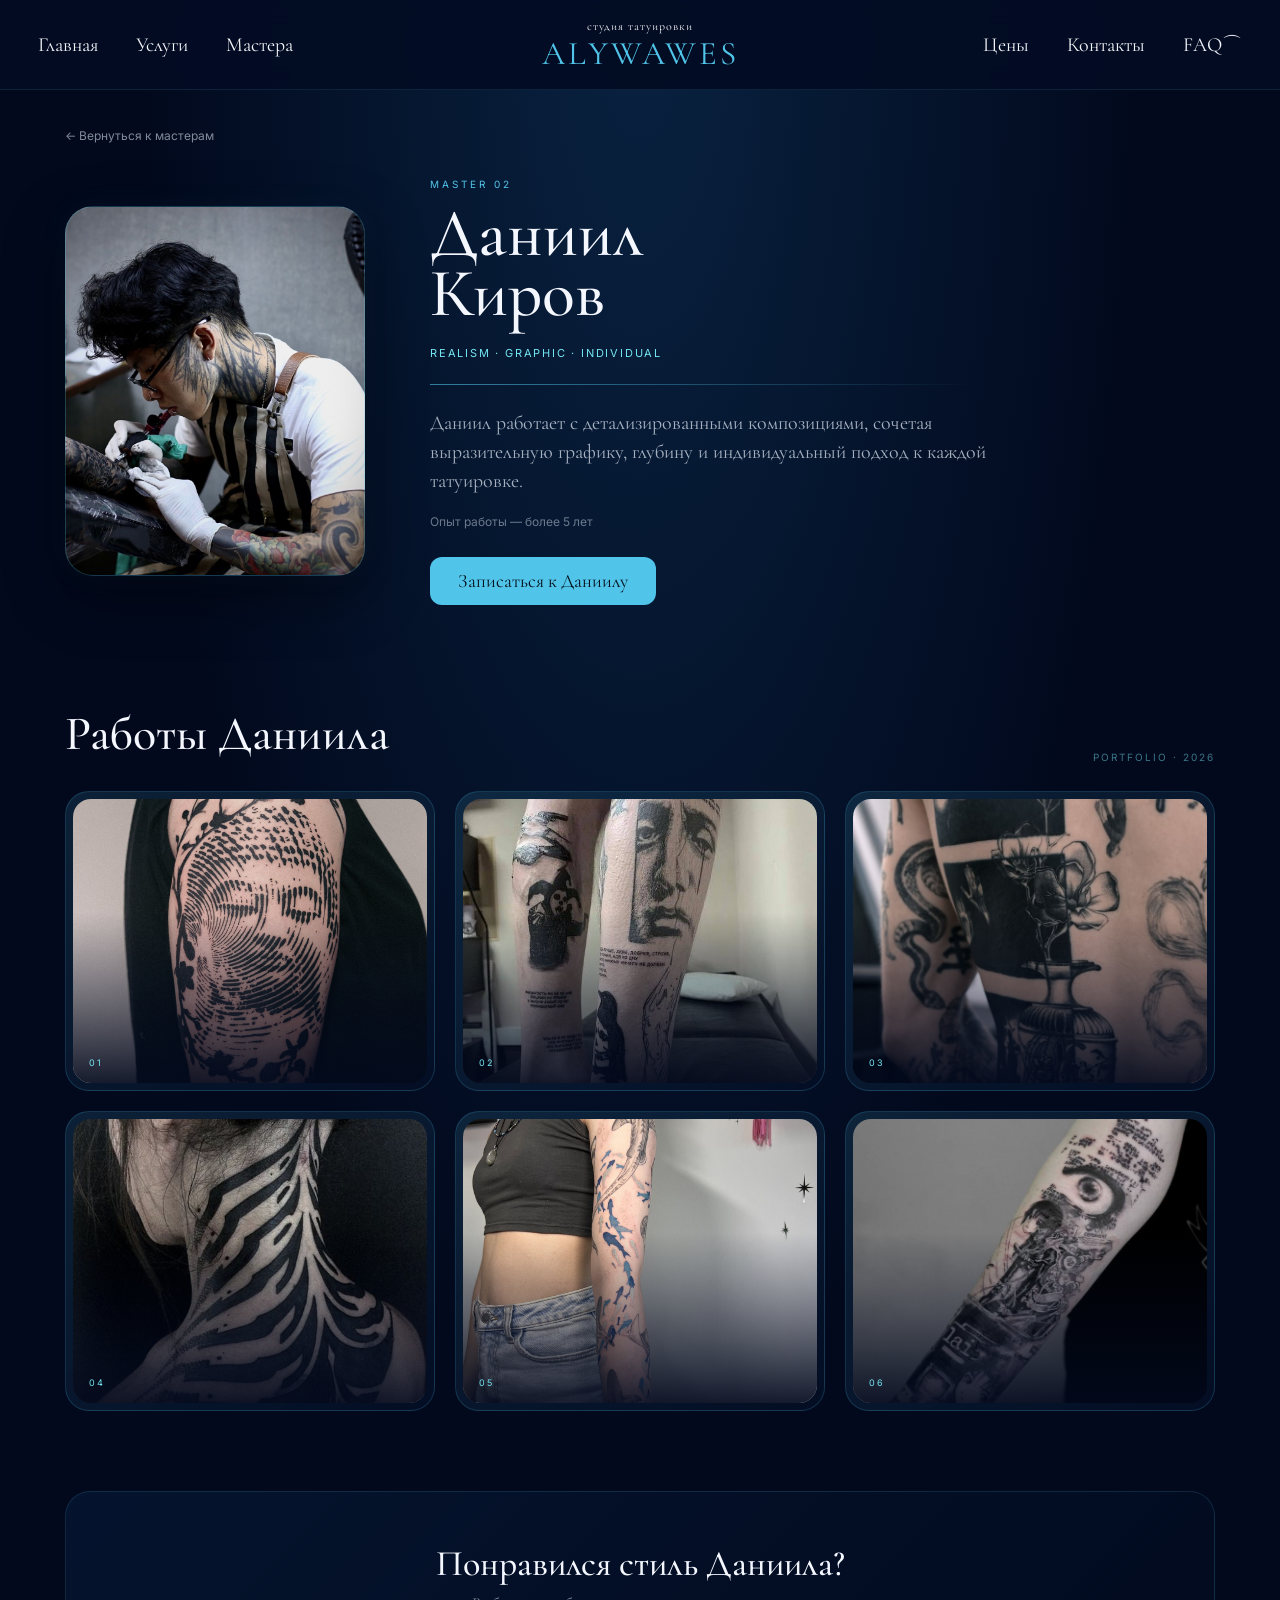
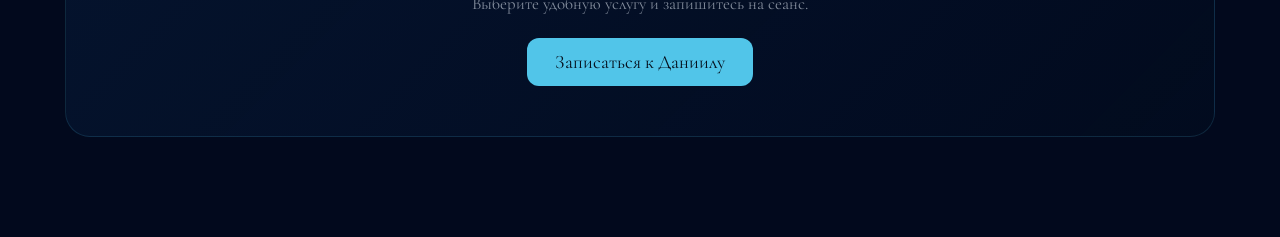
<file: daniil.html>
<!DOCTYPE html>
<html lang="ru">
<head>
<meta charset="UTF-8">
<meta name="viewport" content="width=device-width, initial-scale=1.0">

<title>ALYWAWES — Даниил Киров</title>

<link rel="preconnect" href="https://fonts.googleapis.com">
<link rel="preconnect" href="https://fonts.gstatic.com" crossorigin">

<link href="https://fonts.googleapis.com/css2?family=Cormorant+Garamond:wght@400;500;600;700&family=Inter:wght@400;500;600&display=swap" rel="stylesheet">

<style>

* {
    box-sizing: border-box;
    margin: 0;
    padding: 0;
}

html {
    scroll-behavior: smooth;
}

body {
    background: #02091d;
    color: #f5f7ff;
    font-family: "Cormorant Garamond", serif;
    overflow-x: hidden;
}


/* ================= HEADER ================= */

.header {
    position: fixed;
    top: 0;
    left: 0;

    width: 100%;
    height: 90px;

    z-index: 100;

    background: rgba(3, 12, 36, .94);

    border-bottom: 1px solid rgba(81, 197, 233, .12);

    backdrop-filter: blur(14px);
}

.nav {
    width: min(1400px, 94%);
    height: 100%;

    margin: auto;

    display: grid;
    grid-template-columns: 1fr auto 1fr;

    align-items: center;
}

.nav-left,
.nav-right {
    display: flex;
    align-items: center;
    gap: 38px;
}

.nav-right {
    justify-content: flex-end;
}

.nav a {
    color: #f3f4f8;
    text-decoration: none;

    font-size: 20px;

    transition: .3s;
}

.nav a:hover {
    color: #73e6f2;
}


/* ================= LOGO ================= */

.logo {
    text-align: center;
    text-decoration: none;
    line-height: 1;
}

.logo-small {
    display: block;

    color: #f1f2f5;

    font-size: 12px;
    letter-spacing: 1px;

    margin-bottom: 5px;
}

.logo-main {
    display: block;

    color: #51c5e9;

    font-size: 33px;
    letter-spacing: 3px;
}


/* ================= PAGE ================= */

.page {
    min-height: 100vh;

    padding: 125px 30px 100px;

    background:
        radial-gradient(
            ellipse at 50% 0%,
            rgba(26, 99, 155, .28),
            transparent 55%
        ),
        #02091d;
}

.container {
    width: min(1150px, 100%);
    margin: auto;
}


/* ================= BACK ================= */

.back {
    display: inline-flex;

    margin-bottom: 35px;

    color: rgba(235, 245, 255, .55);

    font-family: "Inter", sans-serif;
    font-size: 12px;

    text-decoration: none;

    transition: .3s;
}

.back:hover {
    color: #73e6f2;
    transform: translateX(-4px);
}


/* ================= MASTER ================= */

.master {
    display: grid;

    grid-template-columns: 300px 1fr;

    gap: 65px;

    align-items: center;

    margin-bottom: 100px;
}


/* PHOTO */

.master-photo {
    width: 300px;
    height: 370px;

    border-radius: 28px;

    overflow: hidden;

    border: 1px solid rgba(81, 197, 233, .25);

    box-shadow:
        0 20px 60px rgba(0,0,0,.45),
        0 0 30px rgba(81,197,233,.05);

    background-image: url("danill.jpg");

    background-size: cover;
    background-position: center;
    background-repeat: no-repeat;
}


/* TEXT */

.master-label {
    color: #51c5e9;

    font-family: "Inter", sans-serif;

    font-size: 10px;

    letter-spacing: 3px;

    margin-bottom: 14px;
}

.master-name {
    font-size: 68px;

    font-weight: 500;

    line-height: .88;

    margin-bottom: 22px;
}

.master-style {
    color: #73e6f2;

    font-family: "Inter", sans-serif;

    font-size: 11px;

    letter-spacing: 1.8px;

    margin-bottom: 24px;
}

.line {
    width: 100%;
    max-width: 550px;

    height: 1px;

    background:
        linear-gradient(
            90deg,
            rgba(81,197,233,.6),
            transparent
        );

    margin-bottom: 24px;
}

.master-description {
    max-width: 580px;

    color: rgba(235,242,252,.7);

    font-size: 20px;

    line-height: 1.45;

    margin-bottom: 18px;
}

.experience {
    color: rgba(235,242,252,.45);

    font-family: "Inter", sans-serif;

    font-size: 12px;

    margin-bottom: 28px;
}


/* BUTTON */

.button {
    display: inline-flex;

    align-items: center;
    justify-content: center;

    padding: 12px 28px;

    min-height: 48px;

    border-radius: 12px;

    background: #51c5e9;

    color: #06121f;

    text-decoration: none;

    font-size: 19px;

    transition: .3s;
}

.button:hover {
    background: #73e6f2;

    transform: translateY(-2px);

    box-shadow:
        0 0 25px rgba(81,197,233,.25);
}


/* ================= PORTFOLIO ================= */

.portfolio-heading {
    display: flex;

    align-items: flex-end;

    justify-content: space-between;

    margin-bottom: 28px;
}

.portfolio-title {
    font-size: 48px;

    font-weight: 500;
}

.portfolio-label {
    color: rgba(115,230,242,.5);

    font-family: "Inter", sans-serif;

    font-size: 10px;

    letter-spacing: 2px;
}


/* ================= CARDS ================= */

.works {
    display: grid;

    grid-template-columns: repeat(3, 1fr);

    gap: 20px;
}

.card {
    position: relative;

    height: 300px;

    padding: 7px;

    border-radius: 24px;

    background:
        linear-gradient(
            145deg,
            rgba(81,197,233,.13),
            rgba(4,15,38,.8)
        );

    border: 1px solid rgba(81,197,233,.18);

    transition: .35s ease;
}

.card-inner {
    position: relative;

    width: 100%;
    height: 100%;

    overflow: hidden;

    border-radius: 18px;

    background: #06132d;
}

.card img {
    width: 100%;
    height: 100%;

    display: block;

    object-fit: cover;

    transition: .5s ease;
}

.card-inner::after {
    content: "";

    position: absolute;

    inset: 0;

    background:
        linear-gradient(
            to top,
            rgba(2,9,29,.9),
            rgba(2,9,29,0) 60%
        );
}

.card-info {
    position: absolute;

    left: 16px;
    right: 16px;
    bottom: 15px;

    z-index: 5;

    display: flex;

    justify-content: space-between;

    align-items: center;
}

.card-number {
    color: #73e6f2;

    font-family: "Inter", sans-serif;

    font-size: 9px;

    letter-spacing: 2px;
}

.card-name {
    color: white;

    font-size: 20px;

    font-weight: 500;
}

.card:hover {
    transform: translateY(-5px);

    border-color: rgba(81,197,233,.5);

    box-shadow:
        0 20px 45px rgba(0,0,0,.4),
        0 0 25px rgba(81,197,233,.08);
}

.card:hover img {
    transform: scale(1.04);
}


/* ================= EMPTY ================= */

.empty {
    width: 100%;
    height: 100%;

    display: flex;

    align-items: center;
    justify-content: center;

    background:
        radial-gradient(
            circle,
            rgba(81,197,233,.08),
            transparent 65%
        );

    color: rgba(115,230,242,.35);

    font-family: "Inter", sans-serif;

    font-size: 9px;

    letter-spacing: 2px;
}


/* ================= BOTTOM ================= */

.bottom {
    margin-top: 80px;

    padding: 50px 25px;

    text-align: center;

    border-radius: 25px;

    background:
        linear-gradient(
            135deg,
            rgba(7,25,55,.65),
            rgba(3,13,32,.55)
        );

    border: 1px solid rgba(81,197,233,.15);
}

.bottom h2 {
    font-size: 36px;

    font-weight: 500;

    margin-bottom: 8px;
}

.bottom p {
    color: rgba(235,242,252,.55);

    font-size: 17px;

    margin-bottom: 24px;
}


/* ================= TABLET ================= */

@media (max-width: 900px) {

    .nav-left,
    .nav-right {
        display: none;
    }

    .nav {
        display: flex;
        justify-content: center;
    }

    .master {
        grid-template-columns: 1fr;
        gap: 35px;
    }

    .master-photo {
        width: 300px;
        height: 350px;

        margin: auto;
    }

    .master-name {
        font-size: 58px;
    }

    .works {
        grid-template-columns: repeat(2, 1fr);
    }

}


/* ================= PHONE ================= */

@media (max-width: 600px) {

    .header {
        height: 70px;
    }

    .page {
        padding: 100px 16px 70px;
    }

    .logo-main {
        font-size: 27px;
    }

    .logo-small {
        font-size: 10px;
    }

    .master {
        margin-bottom: 70px;
    }

    .master-photo {
        width: 260px;
        height: 320px;
    }

    .master-name {
        font-size: 46px;
    }

    .master-description {
        font-size: 18px;
    }

    .portfolio-heading {
        display: block;
    }

    .portfolio-title {
        font-size: 40px;
        margin-bottom: 8px;
    }

    .works {
        grid-template-columns: 1fr;
        gap: 16px;
    }

    .card {
        height: 280px;
    }

    .bottom {
        padding: 35px 18px;
    }

    .bottom h2 {
        font-size: 29px;
    }

}

</style>
</head>


<body>


<!-- ================= HEADER ================= -->

<header class="header">

    <nav class="nav">

        <div class="nav-left">

            <a href="index.html">
                Главная
            </a>

            <a href="services.html">
                Услуги
            </a>

            <a href="masters.html">
                Мастера
            </a>

        </div>


        <a href="#" class="logo" id="logoLink">

            <span class="logo-small">
                студия татуировки
            </span>

            <span class="logo-main">
                ALYWAWES
            </span>

        </a>


        <div class="nav-right">

            <a href="services.html">
                Цены
            </a>

            <a href="index.html#contacts">
                Контакты
            </a>

            <a href="index.html#faq">
                FAQ⌒
            </a>

        </div>

    </nav>

</header>



<!-- ================= CONTENT ================= -->

<main class="page">

<div class="container">


    <a href="masters.html" class="back">
        ← Вернуться к мастерам
    </a>



    <!-- ================= MASTER ================= -->

    <section class="master">


        <div class="master-photo"></div>


        <div>

            <div class="master-label">
                MASTER 02
            </div>


            <h1 class="master-name">
                Даниил<br>
                Киров
            </h1>


            <div class="master-style">
                REALISM · GRAPHIC · INDIVIDUAL
            </div>


            <div class="line"></div>


            <p class="master-description">
                Даниил работает с детализированными
                композициями, сочетая выразительную
                графику, глубину и индивидуальный подход
                к каждой татуировке.
            </p>


            <div class="experience">
                Опыт работы — более 5 лет
            </div>


            <a
                href="services.html?master=daniil"
                class="button">

                Записаться к Даниилу

            </a>

        </div>

    </section>



    <!-- ================= WORKS ================= -->

    <section>


        <div class="portfolio-heading">

            <h2 class="portfolio-title">
                Работы Даниила
            </h2>

            <div class="portfolio-label">
                PORTFOLIO · 2026
            </div>

        </div>



        <div class="works">


            <!-- CARD 1 -->

            <div class="card">

                <div class="card-inner">

                    <img
                        src="daniil-work-1.jpg"
                        alt="Работа Даниила">

                    <div class="card-info">

                        <span class="card-number">
                            01
                        </span>

                        <span class="card-name">
                          
                        </span>

                    </div>

                </div>

            </div>



            <!-- CARD 2 -->

            <div class="card">

                <div class="card-inner">

                    <img
                        src="daniil-work-2.jpg"
                        alt="Работа Даниила">

                    <div class="card-info">

                        <span class="card-number">
                            02
                        </span>

                        <span class="card-name">
                         
                        </span>

                    </div>

                </div>

            </div>



            <!-- CARD 3 -->

            <div class="card">

                <div class="card-inner">

                    <img
                        src="daniil-work-3.jpg"
                        alt="Работа Даниила">

                    <div class="card-info">

                        <span class="card-number">
                            03
                        </span>

                        <span class="card-name">
                         
                        </span>

                    </div>

                </div>

            </div>



            <!-- CARD 4 -->

            <div class="card">

                <div class="card-inner">

                    <img
                        src="daniil-work-4.jpg"
                        alt="Работа Даниила">

                    <div class="card-info">

                        <span class="card-number">
                            04
                        </span>

                        <span class="card-name">
                         
                        </span>

                    </div>

                </div>

            </div>


            <!-- CARD 5 -->

           <div class="card">

                <div class="card-inner">

                    <img
                        src="daniil-work-5.jpg"
                        alt="Работа Даниила">

                    <div class="card-info">

                        <span class="card-number">
                            05
                        </span>

                        <span class="card-name">
                         
                        </span>

                    </div>

                </div>

            </div>



            <!-- CARD 6 -->

            <div class="card">

                <div class="card-inner">

                    <img
                        src="daniil-work-6.jpg"
                        alt="Работа Даниила">

                    <div class="card-info">

                        <span class="card-number">
                            06
                        </span>

                        <span class="card-name">
                         
                        </span>

                    </div>

                </div>

            </div>

    </section>



    <!-- ================= BOTTOM ================= -->

    <section class="bottom">

        <h2>
            Понравился стиль Даниила?
        </h2>

        <p>
            Выберите удобную услугу и запишитесь на сеанс.
        </p>

        <a
            href="services.html?master=daniil"
            class="button">

            Записаться к Даниилу

        </a>

    </section>


</div>

</main>



<script>

const isLogged =
    localStorage.getItem("alywawesLoggedIn") === "true";

document.getElementById("logoLink").href =
    isLogged
        ? "profile.html"
        : "auth.html";

</script>


</body>
</html>
</file>
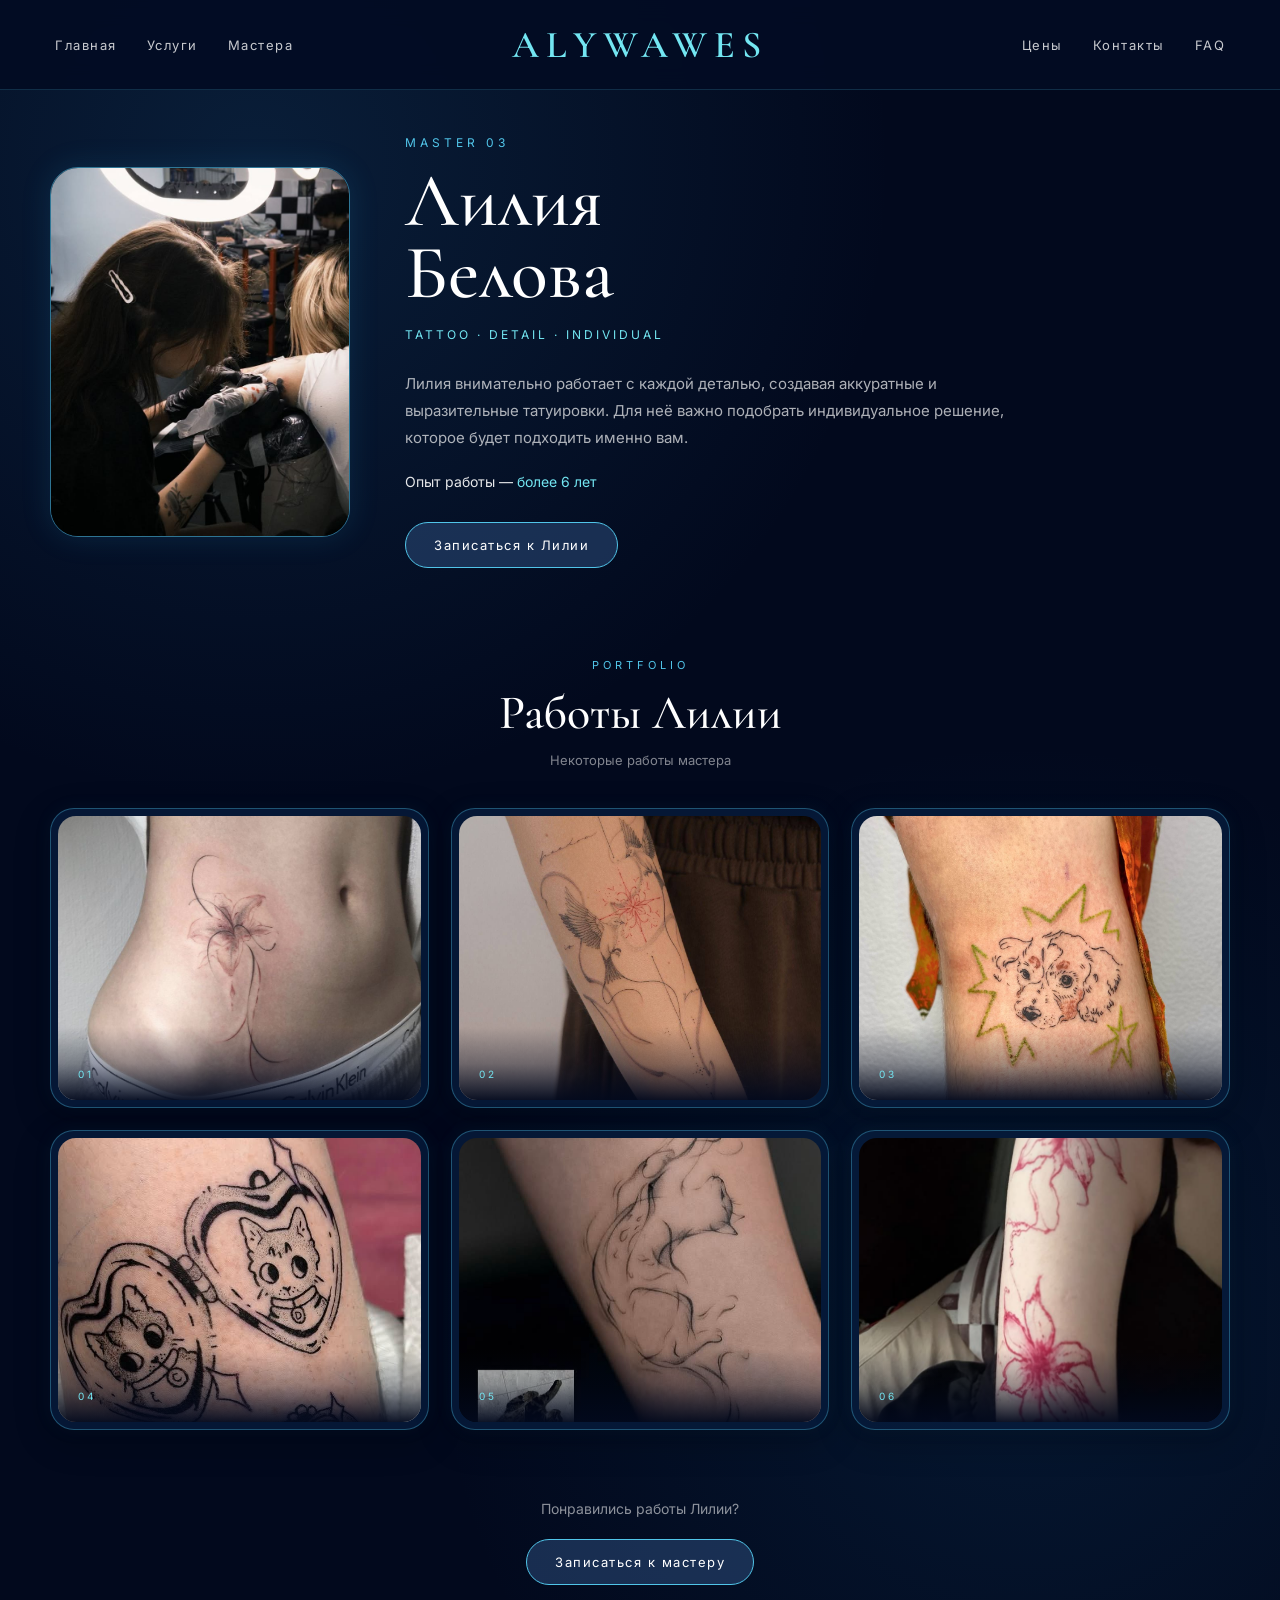
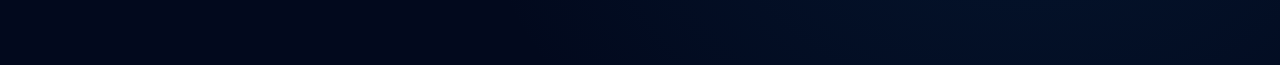
<file: liliya.html>
<!DOCTYPE html>
<html lang="ru">
<head>
  <meta charset="UTF-8">
  <meta name="viewport" content="width=device-width, initial-scale=1.0">

  <title>ALYWAWES — Лилия Белова</title>

  <link rel="preconnect" href="https://fonts.googleapis.com">
  <link rel="preconnect" href="https://fonts.gstatic.com" crossorigin>
  <link href="https://fonts.googleapis.com/css2?family=Cormorant+Garamond:wght@400;500;600;700&family=Inter:wght@300;400;500;600&display=swap" rel="stylesheet">

  <style>
    * {
      box-sizing: border-box;
      margin: 0;
      padding: 0;
    }

    html {
      scroll-behavior: smooth;
    }

    body {
      min-height: 100vh;
      background:
        radial-gradient(circle at 20% 10%, rgba(35, 105, 155, 0.22), transparent 35%),
        radial-gradient(circle at 80% 80%, rgba(20, 90, 140, 0.18), transparent 35%),
        #02091d;
      color: #fff;
      font-family: "Inter", sans-serif;
    }

    /* ================= HEADER ================= */

    header {
      position: fixed;
      top: 0;
      left: 0;
      width: 100%;
      height: 90px;
      z-index: 1000;

      display: flex;
      align-items: center;
      justify-content: space-between;

      padding: 0 55px;

      background: rgba(3, 12, 36, 0.94);
      border-bottom: 1px solid rgba(81, 197, 233, 0.18);
      backdrop-filter: blur(12px);
    }

    nav {
      display: flex;
      align-items: center;
      gap: 30px;
      width: 38%;
    }

    nav.right {
      justify-content: flex-end;
    }

    nav a {
      color: rgba(255,255,255,0.78);
      text-decoration: none;
      font-size: 13px;
      letter-spacing: 1.5px;
      transition: 0.3s;
    }

    nav a:hover {
      color: #73e6f2;
    }

    .logo {
      position: absolute;
      left: 50%;
      transform: translateX(-50%);

      color: #73e6f2;
      text-decoration: none;

      font-family: "Cormorant Garamond", serif;
      font-size: 38px;
      font-weight: 600;
      letter-spacing: 7px;

      white-space: nowrap;
      transition: 0.3s;
    }

    .logo:hover {
      text-shadow: 0 0 20px rgba(115, 230, 242, 0.55);
    }

    /* ================= MAIN ================= */

    main {
      width: min(1180px, calc(100% - 50px));
      margin: 0 auto;
      padding-top: 135px;
      padding-bottom: 80px;
    }

    /* ================= MASTER ================= */

    .master {
      display: grid;
      grid-template-columns: 300px 1fr;
      gap: 55px;
      align-items: center;

      margin-bottom: 90px;
    }

    .master-photo {
      width: 300px;
      height: 370px;

      border-radius: 28px;
      overflow: hidden;

      border: 1px solid rgba(81, 197, 233, 0.55);

      box-shadow:
        0 0 30px rgba(45, 150, 200, 0.16),
        inset 0 0 25px rgba(0,0,0,0.25);
    }

    .master-photo img {
      width: 100%;
      height: 100%;
      object-fit: cover;
      display: block;
    }

    .master-info {
      padding-right: 20px;
    }

    .number {
      color: #51c5e9;
      font-size: 12px;
      letter-spacing: 4px;
      margin-bottom: 15px;
    }

    .master-info h1 {
      font-family: "Cormorant Garamond", serif;
      font-size: clamp(48px, 6vw, 76px);
      font-weight: 500;
      line-height: 0.95;
      margin-bottom: 18px;
    }

    .style {
      color: #73e6f2;
      font-size: 12px;
      letter-spacing: 3px;
      margin-bottom: 28px;
    }

    .description {
      max-width: 620px;
      color: rgba(255,255,255,0.68);
      font-size: 15px;
      line-height: 1.8;
      margin-bottom: 22px;
    }

    .experience {
      color: rgba(255,255,255,0.9);
      font-size: 14px;
      margin-bottom: 32px;
    }

    .experience span {
      color: #73e6f2;
    }

    .booking-btn {
      display: inline-flex;
      align-items: center;
      justify-content: center;

      min-width: 210px;
      padding: 14px 28px;

      border-radius: 30px;
      border: 1px solid #51c5e9;

      background: rgba(49, 85, 135, 0.48);

      color: white;
      text-decoration: none;

      font-family: "Inter", sans-serif;
      font-size: 13px;
      letter-spacing: 1.5px;

      transition: 0.3s;
    }

    .booking-btn:hover {
      background: #315587;
      box-shadow: 0 0 25px rgba(81, 197, 233, 0.25);
      transform: translateY(-2px);
    }

    /* ================= WORKS ================= */

    .works-title {
      text-align: center;
      margin-bottom: 40px;
    }

    .works-title span {
      display: block;

      color: #51c5e9;
      font-size: 11px;
      letter-spacing: 4px;

      margin-bottom: 12px;
    }

    .works-title h2 {
      font-family: "Cormorant Garamond", serif;
      font-size: 48px;
      font-weight: 500;
    }

    .works-title p {
      margin-top: 10px;

      color: rgba(255,255,255,0.5);
      font-size: 13px;
    }

    .works {
      display: grid;
      grid-template-columns: repeat(3, 1fr);
      gap: 22px;
    }

    .card {
      height: 300px;

      padding: 7px;

      border-radius: 24px;

      background: rgba(7, 28, 61, 0.8);
      border: 1px solid rgba(81, 197, 233, 0.35);

      box-shadow:
        0 10px 35px rgba(0,0,0,0.25),
        0 0 18px rgba(45, 130, 180, 0.08);

      overflow: hidden;

      transition: 0.35s;
    }

    .card:hover {
      transform: translateY(-7px);

      border-color: rgba(115, 230, 242, 0.75);

      box-shadow:
        0 18px 40px rgba(0,0,0,0.35),
        0 0 28px rgba(81, 197, 233, 0.16);
    }

    .card-inner {
      position: relative;

      width: 100%;
      height: 100%;

      border-radius: 18px;
      overflow: hidden;

      background: #07152e;
    }

    .card img {
      width: 100%;
      height: 100%;

      object-fit: cover;
      display: block;

      transition: 0.5s;
    }

    .card:hover img {
      transform: scale(1.05);
    }

    .card-overlay {
      position: absolute;
      left: 0;
      bottom: 0;

      width: 100%;
      padding: 35px 20px 18px;

      background: linear-gradient(
        to top,
        rgba(2, 9, 29, 0.95),
        rgba(2, 9, 29, 0.35),
        transparent
      );
    }

    .card-overlay span {
      color: #73e6f2;
      font-size: 10px;
      letter-spacing: 3px;
    }

    .card-overlay h3 {
      margin-top: 5px;

      font-family: "Cormorant Garamond", serif;
      font-size: 23px;
      font-weight: 500;
    }

    /* ================= PLACEHOLDER ================= */

    .placeholder {
      display: flex;
      align-items: center;
      justify-content: center;

      text-align: center;

      background:
        radial-gradient(
          circle,
          rgba(81,197,233,0.12),
          transparent 60%
        ),
        #07152e;
    }

    .placeholder-content {
      color: rgba(255,255,255,0.35);
    }

    .placeholder-content div {
      font-size: 28px;
      color: rgba(115,230,242,0.4);
      margin-bottom: 8px;
    }

    .placeholder-content p {
      font-size: 11px;
      letter-spacing: 2px;
    }

    /* ================= BOTTOM ================= */

    .bottom {
      text-align: center;
      margin-top: 70px;
    }

    .bottom p {
      color: rgba(255,255,255,0.55);
      font-size: 14px;
      margin-bottom: 22px;
    }

    /* ================= MOBILE ================= */

    @media (max-width: 850px) {

      header {
        height: 75px;
        padding: 0 20px;
      }

      nav {
        display: none;
      }

      .logo {
        font-size: 28px;
        letter-spacing: 5px;
      }

      main {
        width: min(100% - 30px, 600px);
        padding-top: 105px;
      }

      .master {
        grid-template-columns: 1fr;
        gap: 30px;
        text-align: center;
        margin-bottom: 65px;
      }

      .master-photo {
        width: min(100%, 300px);
        height: 370px;
        margin: 0 auto;
      }

      .master-info {
        padding: 0;
      }

      .description {
        margin-left: auto;
        margin-right: auto;
      }

      .works {
        grid-template-columns: 1fr;
      }

      .card {
        height: 320px;
      }

      .works-title h2 {
        font-size: 40px;
      }
    }
  </style>
</head>

<body>

<header>

  <nav>
    <a href="index.html">Главная</a>
    <a href="services.html">Услуги</a>
    <a href="masters.html">Мастера</a>
  </nav>

  <a href="#" class="logo" id="logoLink">ALYWAWES</a>

  <nav class="right">
    <a href="services.html">Цены</a>
    <a href="index.html#contacts">Контакты</a>
    <a href="index.html#faq">FAQ</a>
  </nav>

</header>


<main>

  <!-- МАСТЕР -->

  <section class="master">

    <div class="master-photo">
      <img src="liliya.jpg" alt="Лилия Белова">
    </div>

    <div class="master-info">

      <div class="number">
        MASTER 03
      </div>

      <h1>
        Лилия<br>
        Белова
      </h1>

      <div class="style">
        TATTOO · DETAIL · INDIVIDUAL
      </div>

      <p class="description">
        Лилия внимательно работает с каждой деталью,
        создавая аккуратные и выразительные татуировки.
        Для неё важно подобрать индивидуальное решение,
        которое будет подходить именно вам.
      </p>

      <div class="experience">
        Опыт работы — <span>более 6 лет</span>
      </div>

      <a href="services.html?master=liliya" class="booking-btn">
        Записаться к Лилии
      </a>

    </div>

  </section>


  <!-- РАБОТЫ -->

  <section>

    <div class="works-title">

      <span>PORTFOLIO</span>

      <h2>
        Работы Лилии
      </h2>

      <p>
        Некоторые работы мастера
      </p>

    </div>


    <div class="works">

      <!-- РАБОТА 1 -->

      <div class="card">

        <div class="card-inner">

          <img
            src="liliya-work-1.jpg"
            alt="Работа Лилии 1"
          >

          <div class="card-overlay">
            <span>01</span>
       
          </div>

        </div>

      </div>


      <!-- РАБОТА 2 -->

      <div class="card">

        <div class="card-inner">

          <img
            src="liliya-work-2.jpg"
            alt="Работа Лилии 2"
          >

          <div class="card-overlay">
            <span>02</span>
         
          </div>

        </div>

      </div>


      <!-- РАБОТА 3 -->

      <div class="card">

        <div class="card-inner">

          <img
            src="liliya-work-3.jpg"
            alt="Работа Лилии 3"
          >

          <div class="card-overlay">
            <span>03</span>
        
          </div>

        </div>

      </div>


      <!-- РАБОТА 4 -->

     
      <div class="card">

        <div class="card-inner">

          <img
            src="liliya-work-4.jpg"
            alt="Работа Лилии 4"
          >

          <div class="card-overlay">
            <span>04</span>
       
          </div>

        </div>

      </div>



      <!-- РАБОТА 5 -->

      
      <div class="card">

        <div class="card-inner">

          <img
            src="liliya-work-5.jpg"
            alt="Работа Лилии 5"
          >

          <div class="card-overlay">
            <span>05</span>
       
          </div>

        </div>

      </div>



      <!-- РАБОТА 6 -->

      
      <div class="card">

        <div class="card-inner">

          <img
            src="liliya-work-6.jpg"
            alt="Работа Лилии 6"
          >

          <div class="card-overlay">
            <span>06</span>
       
          </div>

        </div>

      </div>


  </section>


  <!-- ЗАПИСЬ -->

  <div class="bottom">

    <p>
      Понравились работы Лилии?
    </p>

    <a
      href="services.html?master=liliya"
      class="booking-btn"
    >
      Записаться к мастеру
    </a>

  </div>

</main>


<script>

  const logoLink = document.getElementById("logoLink");

  const loggedIn =
    localStorage.getItem("alywawesLoggedIn") === "true";

  logoLink.href =
    loggedIn
      ? "profile.html"
      : "auth.html";

</script>

</body>
</html>
</file>
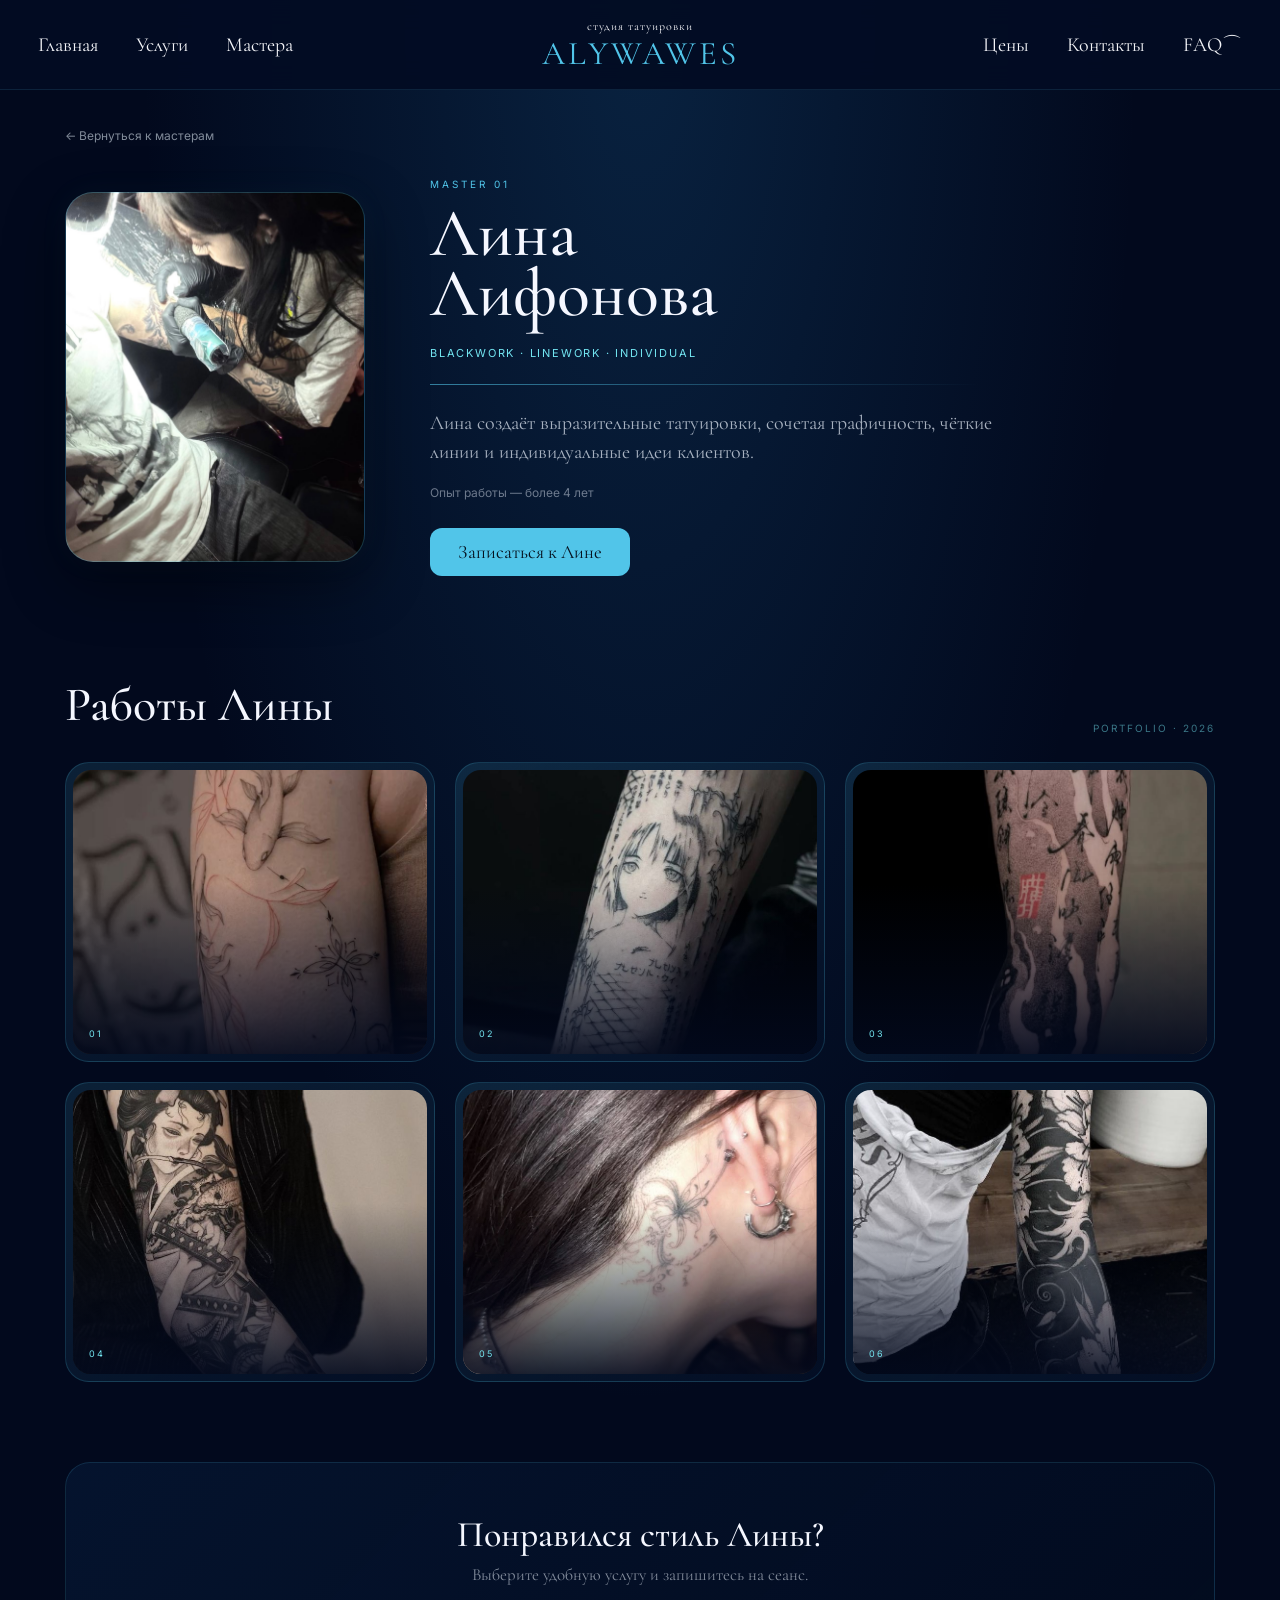
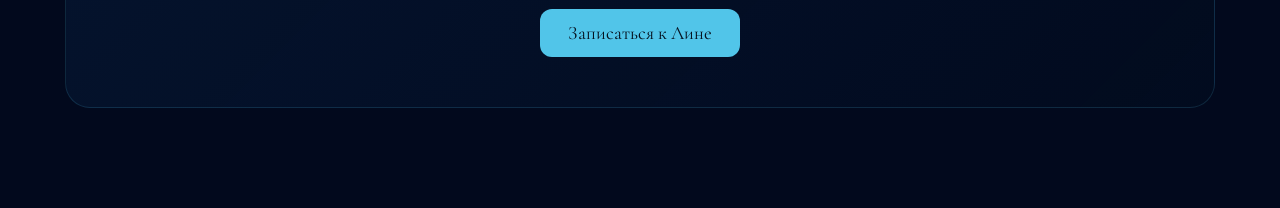
<file: lina.html>
<!DOCTYPE html>
<html lang="ru">
<head>
<meta charset="UTF-8">
<meta name="viewport" content="width=device-width, initial-scale=1.0">

<title>ALYWAWES — Лина Лифонова</title>

<link rel="preconnect" href="https://fonts.googleapis.com">
<link rel="preconnect" href="https://fonts.gstatic.com" crossorigin>

<link href="https://fonts.googleapis.com/css2?family=Cormorant+Garamond:wght@400;500;600;700&family=Inter:wght@400;500;600&display=swap" rel="stylesheet">

<style>

* {
    box-sizing: border-box;
    margin: 0;
    padding: 0;
}

html {
    scroll-behavior: smooth;
}

body {
    background: #02091d;
    color: #f5f7ff;
    font-family: "Cormorant Garamond", serif;
    overflow-x: hidden;
}


/* ================= HEADER ================= */

.header {
    position: fixed;
    top: 0;
    left: 0;

    width: 100%;
    height: 90px;

    z-index: 100;

    background: rgba(3, 12, 36, .94);

    border-bottom: 1px solid rgba(81, 197, 233, .12);

    backdrop-filter: blur(14px);
}

.nav {
    width: min(1400px, 94%);
    height: 100%;

    margin: auto;

    display: grid;
    grid-template-columns: 1fr auto 1fr;

    align-items: center;
}

.nav-left,
.nav-right {
    display: flex;
    align-items: center;
    gap: 38px;
}

.nav-right {
    justify-content: flex-end;
}

.nav a {
    color: #f3f4f8;
    text-decoration: none;

    font-size: 20px;

    transition: .3s;
}

.nav a:hover {
    color: #73e6f2;
}


/* ================= LOGO ================= */

.logo {
    text-align: center;
    text-decoration: none;
    line-height: 1;
}

.logo-small {
    display: block;

    color: #f1f2f5;

    font-size: 12px;
    letter-spacing: 1px;

    margin-bottom: 5px;
}

.logo-main {
    display: block;

    color: #51c5e9;

    font-size: 33px;
    letter-spacing: 3px;
}


/* ================= PAGE ================= */

.page {
    min-height: 100vh;

    padding: 125px 30px 100px;

    background:
        radial-gradient(
            ellipse at 50% 0%,
            rgba(26, 99, 155, .28),
            transparent 55%
        ),
        #02091d;
}

.container {
    width: min(1150px, 100%);
    margin: auto;
}


/* ================= BACK ================= */

.back {
    display: inline-flex;

    margin-bottom: 35px;

    color: rgba(235, 245, 255, .55);

    font-family: "Inter", sans-serif;
    font-size: 12px;

    text-decoration: none;

    transition: .3s;
}

.back:hover {
    color: #73e6f2;
    transform: translateX(-4px);
}


/* ================= MASTER INFO ================= */

.master {
    display: grid;

    grid-template-columns: 300px 1fr;

    gap: 65px;

    align-items: center;

    margin-bottom: 100px;
}


/* PHOTO */

.master-photo {
    width: 300px;
    height: 370px;

    border-radius: 28px;

    overflow: hidden;

    border: 1px solid rgba(81, 197, 233, .25);

    box-shadow:
        0 20px 60px rgba(0,0,0,.45),
        0 0 30px rgba(81,197,233,.05);

    background-image: url("lina.jpg");

    background-size: cover;
    background-position: center;
    background-repeat: no-repeat;
}


/* TEXT */

.master-label {
    color: #51c5e9;

    font-family: "Inter", sans-serif;

    font-size: 10px;

    letter-spacing: 3px;

    margin-bottom: 14px;
}

.master-name {
    font-size: 68px;

    font-weight: 500;

    line-height: .88;

    margin-bottom: 22px;
}

.master-style {
    color: #73e6f2;

    font-family: "Inter", sans-serif;

    font-size: 11px;

    letter-spacing: 1.8px;

    margin-bottom: 24px;
}

.line {
    width: 100%;
    max-width: 550px;

    height: 1px;

    background:
        linear-gradient(
            90deg,
            rgba(81,197,233,.6),
            transparent
        );

    margin-bottom: 24px;
}

.master-description {
    max-width: 580px;

    color: rgba(235,242,252,.7);

    font-size: 20px;

    line-height: 1.45;

    margin-bottom: 18px;
}

.experience {
    color: rgba(235,242,252,.45);

    font-family: "Inter", sans-serif;

    font-size: 12px;

    margin-bottom: 28px;
}


/* BUTTON */

.button {
    display: inline-flex;

    align-items: center;
    justify-content: center;

    padding: 12px 28px;

    min-height: 48px;

    border-radius: 12px;

    background: #51c5e9;

    color: #06121f;

    text-decoration: none;

    font-size: 19px;

    transition: .3s;
}

.button:hover {
    background: #73e6f2;

    transform: translateY(-2px);

    box-shadow:
        0 0 25px rgba(81,197,233,.25);
}


/* ================= PORTFOLIO ================= */

.portfolio-heading {
    display: flex;

    align-items: flex-end;

    justify-content: space-between;

    margin-bottom: 28px;
}

.portfolio-title {
    font-size: 48px;

    font-weight: 500;
}

.portfolio-label {
    color: rgba(115,230,242,.5);

    font-family: "Inter", sans-serif;

    font-size: 10px;

    letter-spacing: 2px;
}


/* ================= CARDS ================= */

.works {
    display: grid;

    grid-template-columns: repeat(3, 1fr);

    gap: 20px;
}


/* CARD */

.card {
    position: relative;

    height: 300px;

    padding: 7px;

    border-radius: 24px;

    background:
        linear-gradient(
            145deg,
            rgba(81,197,233,.13),
            rgba(4,15,38,.8)
        );

    border: 1px solid rgba(81,197,233,.18);

    transition: .35s ease;
}


/* INNER */

.card-inner {
    position: relative;

    width: 100%;
    height: 100%;

    overflow: hidden;

    border-radius: 18px;

    background: #06132d;
}


/* IMAGE */

.card img {
    width: 100%;
    height: 100%;

    display: block;

    object-fit: cover;

    transition: .5s ease;
}


/* DARK GRADIENT */

.card-inner::after {
    content: "";

    position: absolute;

    inset: 0;

    background:
        linear-gradient(
            to top,
            rgba(2,9,29,.9),
            rgba(2,9,29,0) 60%
        );
}


/* CARD TEXT */

.card-info {
    position: absolute;

    left: 16px;
    right: 16px;
    bottom: 15px;

    z-index: 5;

    display: flex;

    justify-content: space-between;

    align-items: center;
}

.card-number {
    color: #73e6f2;

    font-family: "Inter", sans-serif;

    font-size: 9px;

    letter-spacing: 2px;
}

.card-name {
    color: white;

    font-size: 20px;

    font-weight: 500;
}


/* HOVER */

.card:hover {
    transform: translateY(-5px);

    border-color: rgba(81,197,233,.5);

    box-shadow:
        0 20px 45px rgba(0,0,0,.4),
        0 0 25px rgba(81,197,233,.08);
}

.card:hover img {
    transform: scale(1.04);
}


/* ================= EMPTY CARD ================= */

.empty {
    width: 100%;
    height: 100%;

    display: flex;

    align-items: center;
    justify-content: center;

    background:
        radial-gradient(
            circle,
            rgba(81,197,233,.08),
            transparent 65%
        );

    color: rgba(115,230,242,.35);

    font-family: "Inter", sans-serif;

    font-size: 9px;

    letter-spacing: 2px;
}


/* ================= BOTTOM ================= */

.bottom {
    margin-top: 80px;

    padding: 50px 25px;

    text-align: center;

    border-radius: 25px;

    background:
        linear-gradient(
            135deg,
            rgba(7,25,55,.65),
            rgba(3,13,32,.55)
        );

    border: 1px solid rgba(81,197,233,.15);
}

.bottom h2 {
    font-size: 36px;

    font-weight: 500;

    margin-bottom: 8px;
}

.bottom p {
    color: rgba(235,242,252,.55);

    font-size: 17px;

    margin-bottom: 24px;
}


/* ================= TABLET ================= */

@media (max-width: 900px) {

    .nav-left,
    .nav-right {
        display: none;
    }

    .nav {
        display: flex;
        justify-content: center;
    }

    .master {
        grid-template-columns: 1fr;

        gap: 35px;
    }

    .master-photo {
        width: 300px;
        height: 350px;

        margin: auto;
    }

    .master-name {
        font-size: 58px;
    }

    .works {
        grid-template-columns: repeat(2, 1fr);
    }

}


/* ================= PHONE ================= */

@media (max-width: 600px) {

    .header {
        height: 70px;
    }

    .page {
        padding: 100px 16px 70px;
    }

    .logo-main {
        font-size: 27px;
    }

    .logo-small {
        font-size: 10px;
    }

    .master {
        margin-bottom: 70px;
    }

    .master-photo {
        width: 260px;
        height: 320px;
    }

    .master-name {
        font-size: 46px;
    }

    .master-description {
        font-size: 18px;
    }

    .portfolio-heading {
        display: block;
    }

    .portfolio-title {
        font-size: 40px;

        margin-bottom: 8px;
    }

    .works {
        grid-template-columns: 1fr;

        gap: 16px;
    }

    .card {
        height: 280px;
    }

    .bottom {
        padding: 35px 18px;
    }

    .bottom h2 {
        font-size: 29px;
    }

}

</style>
</head>


<body>


<!-- ================= HEADER ================= -->

<header class="header">

    <nav class="nav">

        <div class="nav-left">

            <a href="index.html">
                Главная
            </a>

            <a href="services.html">
                Услуги
            </a>

            <a href="masters.html">
                Мастера
            </a>

        </div>


        <a href="#" class="logo" id="logoLink">

            <span class="logo-small">
                студия татуировки
            </span>

            <span class="logo-main">
                ALYWAWES
            </span>

        </a>


        <div class="nav-right">

            <a href="services.html">
                Цены
            </a>

            <a href="index.html#contacts">
                Контакты
            </a>

            <a href="index.html#faq">
                FAQ⌒
            </a>

        </div>

    </nav>

</header>



<!-- ================= CONTENT ================= -->

<main class="page">

<div class="container">


    <a href="masters.html" class="back">
        ← Вернуться к мастерам
    </a>



    <!-- ================= MASTER ================= -->

    <section class="master">


        <div class="master-photo"></div>


        <div>

            <div class="master-label">
                MASTER 01
            </div>


            <h1 class="master-name">
                Лина<br>
                Лифонова
            </h1>


            <div class="master-style">
                BLACKWORK · LINEWORK · INDIVIDUAL
            </div>


            <div class="line"></div>


            <p class="master-description">
                Лина создаёт выразительные татуировки,
                сочетая графичность, чёткие линии и
                индивидуальные идеи клиентов.
            </p>


            <div class="experience">
                Опыт работы — более 4 лет
            </div>


            <a
                href="services.html?master=lina"
                class="button">

                Записаться к Лине

            </a>

        </div>

    </section>



    <!-- ================= WORKS ================= -->

    <section>


        <div class="portfolio-heading">

            <h2 class="portfolio-title">
                Работы Лины
            </h2>

            <div class="portfolio-label">
                PORTFOLIO · 2026
            </div>

        </div>



        <div class="works">


            <!-- CARD 1 -->

            <div class="card">

                <div class="card-inner">

                    <img
                        src="lina-work-1.jpg"
                        alt="Работа Лины">

                    <div class="card-info">

                        <span class="card-number">
                            01
                        </span>

                        <span class="card-name">
                        
                        </span>

                    </div>

                </div>

            </div>



            <!-- CARD 2 -->

            <div class="card">

                <div class="card-inner">

                    <img
                        src="lina-work-2.jpg"
                        alt="Работа Лины">

                    <div class="card-info">

                        <span class="card-number">
                            02
                        </span>

                        <span class="card-name">
                        
                        </span>

                    </div>

                </div>

            </div>



            <!-- CARD 3 -->

            <div class="card">

                <div class="card-inner">

                    <img
                        src="lina-work-3.jpg"
                        alt="Работа Лины">

                    <div class="card-info">

                        <span class="card-number">
                            03
                        </span>

                        <span class="card-name">
                    
                        </span>

                    </div>

                </div>

            </div>



            <!-- CARD 4 -->

         <div class="card">

                <div class="card-inner">

                    <img
                        src="lina-work-4.jpg"
                        alt="Работа Лины">

                    <div class="card-info">

                        <span class="card-number">
                            04
                        </span>

                        <span class="card-name">
                    
                        </span>

                    </div>

                </div>

            </div>



            <!-- CARD 5 -->

           
               <div class="card">

                <div class="card-inner">

                    <img
                        src="lina-work-5.jpg"
                        alt="Работа Лины">

                    <div class="card-info">

                        <span class="card-number">
                            05
                        </span>

                        <span class="card-name">
                    
                        </span>

                    </div>

                </div>

            </div>


            <!-- CARD 6 -->

          <div class="card">

                <div class="card-inner">

                    <img
                        src="lina-work-6.jpg"
                        alt="Работа Лины">

                    <div class="card-info">

                        <span class="card-number">
                            06
                        </span>

                        <span class="card-name">
                    
                        </span>

                    </div>

                </div>

            </div>

    </section>



    <!-- ================= BOTTOM ================= -->

    <section class="bottom">

        <h2>
            Понравился стиль Лины?
        </h2>

        <p>
            Выберите удобную услугу и запишитесь на сеанс.
        </p>

        <a
            href="services.html?master=lina"
            class="button">

            Записаться к Лине

        </a>

    </section>


</div>

</main>



<script>

const isLogged =
    localStorage.getItem("alywawesLoggedIn") === "true";

document.getElementById("logoLink").href =
    isLogged
        ? "profile.html"
        : "auth.html";

</script>


</body>
</html>
</file>
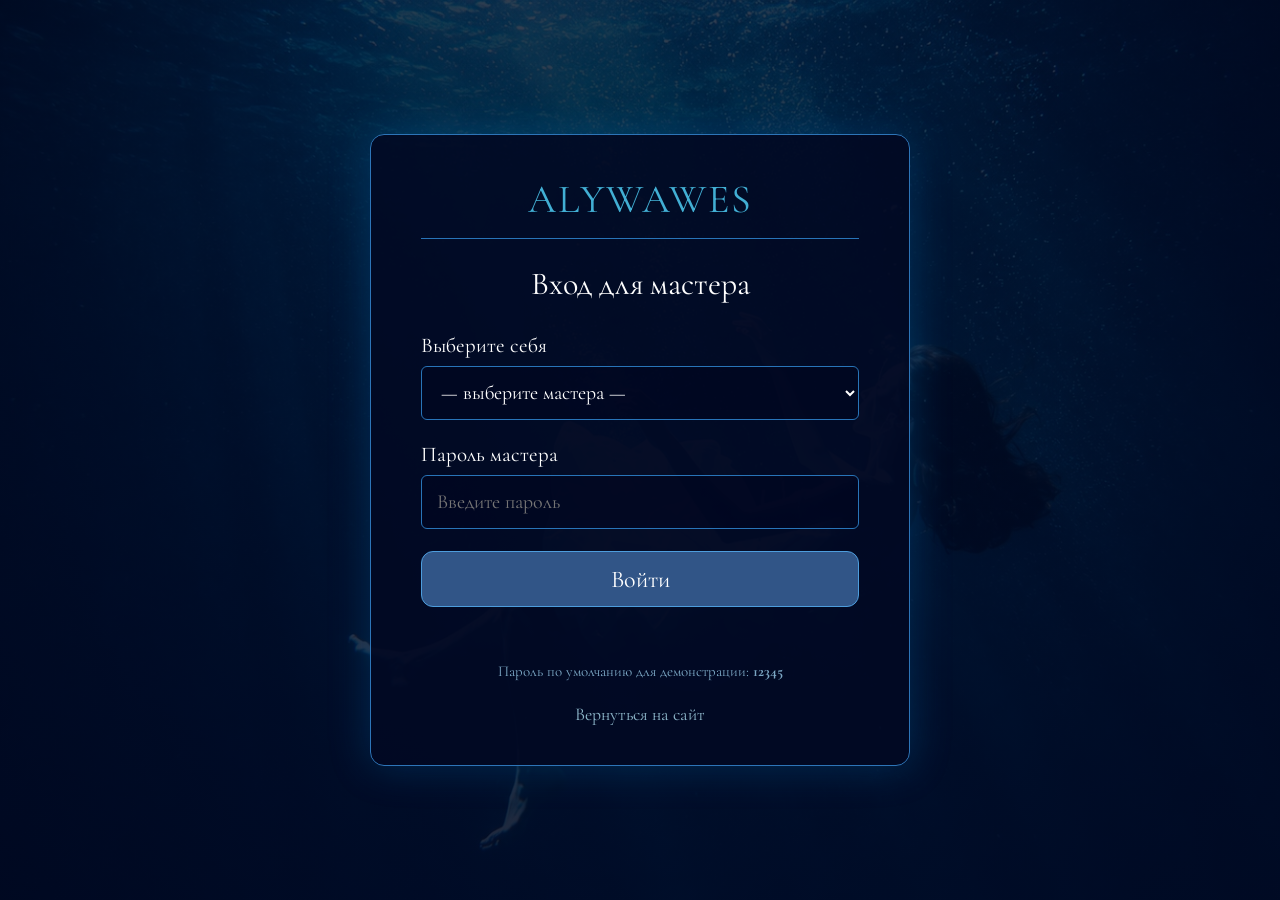
<file: master-login.html>
﻿ <!DOCTYPE html>
<html lang="ru">
<head>
  <meta charset="UTF-8">
  <meta name="viewport" content="width=device-width, initial-scale=1.0">
  <title>ALYWAWES — Вход для мастера</title>

  <link rel="preconnect" href="https://fonts.googleapis.com">
  <link rel="preconnect" href="https://fonts.gstatic.com" crossorigin>
  <link href="https://fonts.googleapis.com/css2?family=Cormorant+Garamond:wght@400;500;600;700&display=swap" rel="stylesheet">

  <style>
    * { box-sizing: border-box; margin: 0; padding: 0; }

    body {
      min-height: 100vh;
      display: flex;
      align-items: center;
      justify-content: center;
      background:
        linear-gradient(rgba(0, 8, 30, 0.78), rgba(0, 10, 35, 0.88)),
        url("ocean.jpg") center / cover no-repeat;
      color: #fff;
      font-family: "Cormorant Garamond", serif;
    }

    .auth-container {
      width: 540px;
      max-width: 92%;
      padding: 40px 50px;
      background: rgba(2, 8, 35, 0.88);
      border: 1px solid #2d75b8;
      border-radius: 14px;
      box-shadow: 0 0 40px rgba(0, 130, 210, 0.25);
    }

    .logo {
      display: block;
      text-align: center;
      color: #42afd4;
      font-size: 40px;
      text-decoration: none;
      margin-bottom: 15px;
      letter-spacing: 2px;
    }

    .line {
      width: 100%;
      height: 1px;
      background: #2874b8;
      margin-bottom: 25px;
    }

    h1 {
      text-align: center;
      font-size: 32px;
      font-weight: 400;
      margin-bottom: 30px;
    }

    .form-group { margin-bottom: 22px; }

    label {
      display: block;
      margin-bottom: 8px;
      font-size: 21px;
    }

    input, select {
      width: 100%;
      height: 54px;
      padding: 10px 15px;
      background: rgba(0, 5, 30, 0.5);
      border: 1px solid #2874b8;
      color: #fff;
      font-family: inherit;
      font-size: 20px;
      outline: none;
      border-radius: 6px;
    }

    input:focus, select:focus { border-color: #55c9e3; }

    select option { background: #02122e; }

    .submit-btn {
      display: block;
      width: 100%;
      height: 56px;
      margin-top: 10px;
      border: 1px solid #4d9ddd;
      border-radius: 12px;
      background: #315587;
      color: #fff;
      font-family: inherit;
      font-size: 24px;
      cursor: pointer;
      transition: 0.3s;
    }

    .submit-btn:hover { background: #3d679d; }

    .message {
      min-height: 26px;
      text-align: center;
      color: #55c9e3;
      font-size: 19px;
      margin-top: 15px;
    }

    .back {
      display: block;
      margin-top: 20px;
      text-align: center;
      color: #8eb7ca;
      text-decoration: none;
      font-size: 18px;
    }

    .back:hover { color: #fff; }

    .hint {
      font-size: 15px;
      color: #7ba7c4;
      text-align: center;
      margin-top: 12px;
      line-height: 1.5;
    }
  </style>
  <link rel="stylesheet" href="mobile.css">
</head>
<body>

<div class="auth-container">

  <a href="index.html" class="logo">ALYWAWES</a>
  <div class="line"></div>

  <h1>Вход для мастера</h1>

  <form id="masterLoginForm">

    <div class="form-group">
      <label>Выберите себя</label>
      <select id="masterSelect" required>
        <option value="">— выберите мастера —</option>
        <option value="lina">Лина Лифонова</option>
        <option value="daniil">Даниил Киров</option>
        <option value="liliya">Лилия Белова</option>
      </select>
    </div>

    <div class="form-group">
      <label>Пароль мастера</label>
      <input type="password" id="masterPassword" placeholder="Введите пароль" required>
    </div>

    <button type="submit" class="submit-btn">Войти</button>

    <div class="message" id="message"></div>
  </form>

  <div class="hint">
    Пароль по умолчанию для демонстрации: <b>12345</b>
  </div>

  <a href="index.html" class="back">Вернуться на сайт</a>

</div>

<script>
  const MASTER_PASSWORDS = {
    lina:   "12345",
    daniil: "12345",
    liliya: "12345"
  };

  const MASTER_NAMES = {
    lina:   "Лина Лифонова",
    daniil: "Даниил Киров",
    liliya: "Лилия Белова"
  };

  document.getElementById("masterLoginForm").addEventListener("submit", function (e) {
    e.preventDefault();

    const masterId = document.getElementById("masterSelect").value;
    const pass = document.getElementById("masterPassword").value;
    const msg  = document.getElementById("message");

    if (!masterId) {
      msg.textContent = "Выберите мастера.";
      return;
    }

    if (MASTER_PASSWORDS[masterId] !== pass) {
      msg.textContent = "Неверный пароль.";
      return;
    }

   const MASTER_IDS = {
  lina: 1,
  daniil: 2,
  liliya: 3
};

localStorage.setItem("alywawesMasterLoggedIn", "true");
localStorage.setItem("alywawesMasterId", MASTER_IDS[masterId]);
localStorage.setItem("alywawesMasterName", MASTER_NAMES[masterId]);

window.location.href = "master-panel.html";
  });
</script>

<script src="nav-mobile.js"></script>
</body>
</html>
</file>
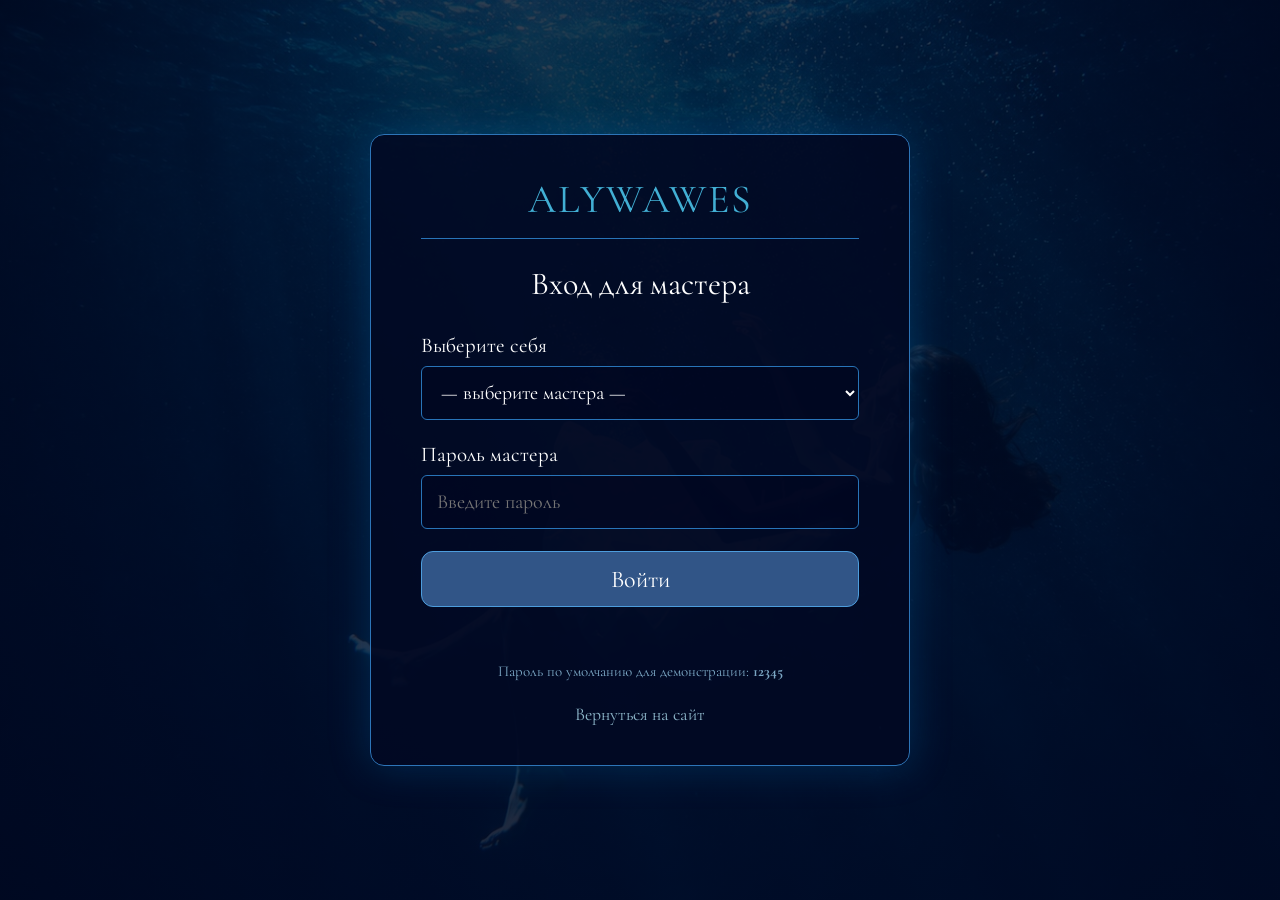
<file: master-panel.html>
﻿<!DOCTYPE html>
<html lang="ru">
<head>
  <meta charset="UTF-8">
  <meta name="viewport" content="width=device-width, initial-scale=1.0">

  <title>ALYWAWES — Панель мастера</title>

  <link rel="preconnect" href="https://fonts.googleapis.com">
  <link rel="preconnect" href="https://fonts.gstatic.com" crossorigin>

  <link
    href="https://fonts.googleapis.com/css2?family=Cormorant+Garamond:wght@400;500;600;700&family=Inter:wght@400;500;600&display=swap"
    rel="stylesheet"
  >

  <style>

    * {
      box-sizing: border-box;
      margin: 0;
      padding: 0;
    }

    html {
      scroll-behavior: smooth;
    }

    body {
      min-height: 100vh;
      background: #02091d;
      color: #f5f7ff;
      font-family: "Cormorant Garamond", serif;
      overflow-x: hidden;
    }

    /* ================= HEADER ================= */

    .header {
      position: fixed;
      top: 0;
      left: 0;
      width: 100%;
      height: 90px;
      z-index: 100;

      display: flex;
      align-items: center;
      justify-content: center;

      background: rgba(3, 12, 36, 0.94);

      border-bottom:
        1px solid rgba(86, 176, 220, 0.12);

      backdrop-filter: blur(12px);
    }

    .nav {
      width: min(1400px, 95%);

      display: grid;

      grid-template-columns:
        1fr auto 1fr;

      align-items: center;

      gap: 30px;
    }

    .nav-left,
    .nav-right {
      display: flex;
      align-items: center;

      gap: clamp(20px, 2.5vw, 45px);
    }

    .nav-right {
      justify-content: flex-end;
    }

    .nav a {
      color: #f3f4f8;
      text-decoration: none;

      font-size: 22px;

      white-space: nowrap;

      transition:
        color .3s ease;

      cursor: pointer;
    }

    .nav a:hover {
      color: #51c5e9;
    }

    .logo {
      text-align: center;
      line-height: 1;

      text-decoration: none;
    }

    .logo-main {
      display: block;

      color: #42afd4;

      font-size: 34px;

      letter-spacing: 2px;

      font-weight: 500;
    }

    .logout-link {
      color: #ff8b8b !important;
    }

    .logout-link:hover {
      color: #ff5050 !important;
    }

    /* ================= ОСНОВНАЯ СТРАНИЦА ================= */

    .panel-page {
      position: relative;

      min-height: 100vh;

      padding:
        120px 5% 40px;

      background:
        linear-gradient(
          to bottom,
          rgba(1, 7, 26, .65),
          rgba(0, 20, 55, .55) 45%,
          rgba(1, 6, 24, .9)
        ),
        url("ocean.jpg")
        center center / cover no-repeat,

        radial-gradient(
          circle at 50% 20%,
          #087a9e 0%,
          #032d62 42%,
          #010822 85%
        );

      background-attachment: fixed;
    }

    /* ================= ПРИВЕТСТВИЕ МАСТЕРА ================= */

    .master-welcome {
      width: min(1300px, 100%);

      margin: 0 auto 25px;

      padding: 22px 30px;

      background:
        rgba(2, 10, 30, 0.68);

      border:
        1px solid rgba(86, 176, 220, 0.25);

      border-radius: 16px;

      backdrop-filter: blur(14px);

      box-shadow:
        0 15px 40px rgba(0, 0, 0, 0.25);
    }

    .welcome-text {
      display: flex;

      align-items: baseline;

      gap: 10px;

      font-size: 28px;
    }

    .welcome-text span {
      color: #dbeafe;

      font-weight: 400;
    }

    .welcome-text strong {
      color: #51c5e9;

      font-weight: 500;
    }

    .welcome-subtitle {
      margin-top: 5px;

      color: #8eb7ca;

      font-family: "Inter", sans-serif;

      font-size: 14px;
    }

    /* ================= КОНТЕЙНЕР ================= */

    .panel-container {
      width: min(1300px, 100%);

      margin: 0 auto;

      display: grid;

      grid-template-columns:
        320px 1fr;

      background:
        rgba(2, 10, 30, 0.78);

      border:
        1px solid rgba(86, 176, 220, 0.25);

      border-radius: 16px;

      overflow: hidden;

      backdrop-filter: blur(14px);

      box-shadow:
        0 20px 60px rgba(0, 0, 0, 0.45);

      min-height: 640px;
    }

    /* ================= ЛЕВАЯ КОЛОНКА ================= */

    .left-col {
      border-right:
        1px solid rgba(86, 176, 220, 0.2);

      padding: 22px 18px;

      background:
        rgba(2, 8, 28, 0.6);

      display: flex;

      flex-direction: column;

      gap: 25px;
    }

    .section-title {
      font-size: 22px;

      font-weight: 500;

      margin-bottom: 14px;

      padding-bottom: 10px;

      border-bottom:
        1px solid rgba(86, 176, 220, 0.25);

      color: #fff;

      display: flex;

      justify-content: space-between;

      align-items: center;
    }

    .section-title small {
      color: #8eb7ca;

      font-size: 13px;

      font-family: "Inter", sans-serif;

      font-weight: 400;
    }

    /* ================= КЛИЕНТЫ ================= */

    .client-item {
      display: flex;

      align-items: center;

      gap: 12px;

      padding: 9px 10px;

      border-radius: 10px;

      cursor: pointer;

      transition:
        background .25s ease;

      margin-bottom: 5px;
    }

    .client-item:hover {
      background:
        rgba(81, 197, 233, 0.12);
    }

    .client-item.active {
      background:
        rgba(81, 197, 233, 0.28);

      box-shadow:
        inset 0 0 0 1px
        rgba(81, 197, 233, 0.45);
    }

    .client-avatar {
      width: 40px;
      height: 40px;

      border-radius: 50%;

      background: #0a2a4a;

      display: flex;

      align-items: center;

      justify-content: center;

      font-size: 16px;

      color: #51c5e9;

      flex-shrink: 0;

      border:
        1px solid rgba(81, 197, 233, 0.35);
    }

    .client-meta {
      flex: 1;

      min-width: 0;
    }

    .client-meta .name {
      font-size: 17px;

      color: #dbeafe;

      white-space: nowrap;

      overflow: hidden;

      text-overflow: ellipsis;
    }

    .client-meta .service {
      font-size: 12px;

      color: #8eb7ca;

      font-family: "Inter", sans-serif;

      white-space: nowrap;

      overflow: hidden;

      text-overflow: ellipsis;
    }

    .empty-note {
      color: #8ba3b8;

      font-style: italic;

      font-size: 15px;

      font-family: "Inter", sans-serif;

      padding: 8px 0;
    }

    /* ================= СВОБОДНЫЕ ДАТЫ ================= */

    .slots-list {
      display: flex;

      flex-direction: column;

      gap: 6px;

      margin-top: 8px;
    }

    .slot-item {
      display: flex;

      justify-content: space-between;

      align-items: center;

      padding: 8px 12px;

      background:
        rgba(81, 197, 233, 0.10);

      border:
        1px solid rgba(81, 197, 233, 0.4);

      border-radius: 8px;

      font-size: 15px;

      color: #dbeafe;

      font-family: "Inter", sans-serif;
    }

    .slot-remove {
      border: none;

      background: transparent;

      color: #ff8b8b;

      cursor: pointer;

      font-size: 16px;

      padding: 0 4px;
    }

    .slot-remove:hover {
      color: #ff5050;
    }

    .slot-add-row {
      display: flex;

      gap: 6px;

      margin-top: 10px;
    }

    .slot-add-row input {
      flex: 1;

      height: 40px;

      padding: 0 10px;

      background:
        rgba(0, 5, 30, 0.6);

      border:
        1px solid rgba(86, 176, 220, 0.4);

      border-radius: 8px;

      color: #fff;

      font-family: "Inter", sans-serif;

      font-size: 13px;

      outline: none;
    }

    .slot-add-row input:focus {
      border-color: #51c5e9;
    }

    .slot-add-row button {
      height: 40px;

      padding: 0 14px;

      border:
        1px solid #2a6aa4;

      background: #2a6aa4;

      color: #fff;

      border-radius: 8px;

      cursor: pointer;

      font-family: "Inter", sans-serif;

      font-size: 14px;
    }

    .slot-add-row button:hover {
      background: #51c5e9;

      color: #02091d;
    }

    /* ================= ПРАВАЯ ЧАСТЬ ================= */

    .right-col {
      display: flex;

      flex-direction: column;

      height: 100%;

      min-height: 640px;
    }

    .chat-header {
      display: flex;

      align-items: center;

      gap: 16px;

      padding: 20px 26px;

      border-bottom:
        1px solid rgba(86, 176, 220, 0.2);
    }

    .big-avatar {
      width: 54px;
      height: 54px;

      border-radius: 50%;

      background: #0a2a4a;

      border:
        1px solid rgba(81, 197, 233, 0.4);

      display: flex;

      align-items: center;

      justify-content: center;

      font-size: 20px;

      color: #51c5e9;

      flex-shrink: 0;
    }

    .chat-header .chat-info h3 {
      font-size: 22px;

      color: #fff;

      font-weight: 500;
    }

    .chat-header .chat-info p {
      font-size: 14px;

      color: #8eb7ca;

      font-family: "Inter", sans-serif;
    }

    .messages {
      flex: 1;

      padding: 22px 26px;

      overflow-y: auto;

      display: flex;

      flex-direction: column;

      gap: 12px;

      min-height: 320px;

      max-height: 470px;
    }

    .messages::-webkit-scrollbar {
      width: 6px;
    }

    .messages::-webkit-scrollbar-thumb {
      background:
        rgba(81,197,233,0.4);

      border-radius: 3px;
    }

    .empty-chat-note {
      color: #8ba3b8;

      font-style: italic;

      font-size: 16px;

      font-family: "Inter", sans-serif;

      margin: auto;

      text-align: center;
    }

    .msg {
      max-width: 70%;

      padding: 10px 16px;

      border-radius: 14px;

      font-size: 17px;

      line-height: 1.4;

      word-wrap: break-word;

      animation:
        fadeIn .25s ease;
    }

    @keyframes fadeIn {

      from {
        opacity: 0;
        transform: translateY(6px);
      }

      to {
        opacity: 1;
        transform: translateY(0);
      }

    }

    /* МАСТЕР */

    .msg.master-msg {
      align-self: flex-end;

      background: #2a6aa4;

      color: #fff;

      border-bottom-right-radius: 4px;
    }

    /* КЛИЕНТ */

    .msg.user-msg {
      align-self: flex-start;

      background:
        rgba(81, 197, 233, 0.15);

      border:
        1px solid rgba(81, 197, 233, 0.4);

      color: #e0f2fe;

      border-bottom-left-radius: 4px;
    }

    .msg .msg-time {
      display: block;

      font-size: 11px;

      color:
        rgba(220, 240, 255, 0.6);

      margin-top: 4px;

      font-family: "Inter", sans-serif;
    }

    .input-bar {
      display: flex;

      align-items: center;

      gap: 12px;

      padding: 15px 22px;

      border-top:
        1px solid rgba(86, 176, 220, 0.2);

      background:
        rgba(2, 8, 28, 0.5);
    }

    .input-bar input[type="text"] {
      flex: 1;

      height: 46px;

      padding: 0 18px;

      background:
        rgba(2, 15, 40, 0.6);

      border:
        1px solid rgba(86, 176, 220, 0.3);

      border-radius: 23px;

      color: #fff;

      font-family:
        "Cormorant Garamond", serif;

      font-size: 17px;

      outline: none;
    }

    .input-bar input[type="text"]::placeholder {
      color: #8ba3b8;

      font-family: "Inter", sans-serif;

      font-size: 14px;
    }

    .input-bar input[type="text"]:focus {
      border-color: #51c5e9;
    }

    .send-btn {
      width: 46px;
      height: 46px;

      border-radius: 50%;

      border: none;

      background: #2a6aa4;

      color: #fff;

      font-size: 19px;

      cursor: pointer;

      transition: .25s;

      flex-shrink: 0;
    }

    .send-btn:hover {
      background: #51c5e9;

      color: #02091d;
    }

    .no-selection {
      display: flex;

      align-items: center;

      justify-content: center;

      flex: 1;

      color: #8ba3b8;

      font-size: 17px;

      font-family: "Inter", sans-serif;

      padding: 40px;

      text-align: center;
    }

    /* ================= АДАПТИВ ================= */

    @media (max-width: 900px) {

      .header {
        height: 70px;
      }

      .nav-left,
      .nav-right {
        display: none;
      }

      .nav {
        display: flex;

        justify-content: center;
      }

      .logo-main {
        font-size: 26px;
      }

      .panel-page {
        padding-top: 100px;
      }

      .master-welcome {
        margin-bottom: 18px;

        padding: 18px 20px;
      }

      .welcome-text {
        font-size: 24px;
      }

      .panel-container {
        grid-template-columns: 1fr;
      }

      .left-col {
        border-right: none;

        border-bottom:
          1px solid rgba(86, 176, 220, 0.2);
      }

    }

  </style>
  <link rel="stylesheet" href="mobile.css">
</head>

<body>


<!-- ==========================================
     ШАПКА
========================================== -->

<header class="header">

  <nav class="nav">

    <div class="nav-left">

      <a href="index.html">
        Главная
      </a>

      <a href="services.html">
        Услуги
      </a>

      <a href="masters.html">
        Мастера
      </a>

    </div>


    <a href="master-panel.html" class="logo">

      <span class="logo-main">
        ALYWAWES
      </span>

    </a>


    <div class="nav-right">

      <a href="services.html">
        Цены
      </a>

      <a
        href="#"
        class="logout-link"
        onclick="logout(event)"
      >
        Выйти
      </a>

    </div>

  </nav>

</header>


<!-- ==========================================
     ПАНЕЛЬ
========================================== -->

<div class="panel-page">


  <!-- ==========================================
       ПРИВЕТСТВИЕ МАСТЕРА
  =========================================== -->

  <div class="master-welcome">

    <div class="welcome-text">

      <span>
        Здравствуйте,
      </span>

      <strong id="masterWelcomeName">
        Мастер
      </strong>

    </div>

    <div class="welcome-subtitle">

      Добро пожаловать в ваш личный кабинет

    </div>

  </div>


  <div class="panel-container">


    <!-- ======================================
         ЛЕВАЯ КОЛОНКА
    ======================================= -->

    <aside class="left-col">


      <!-- КЛИЕНТЫ -->

      <div>

        <div class="section-title">

          Мои клиенты

          <small id="clientsCount">
            0
          </small>

        </div>


        <div id="clientsContainer">

          <p class="empty-note">
            Загрузка клиентов...
          </p>

        </div>

      </div>


      <!-- СВОБОДНЫЕ ДАТЫ -->

      <div>

        <div class="section-title">

          Свободные даты

          <small id="slotsCount">
            0
          </small>

        </div>


        <div
          class="slots-list"
          id="slotsContainer"
        >

          <p class="empty-note">
            Нет свободных дат.
          </p>

        </div>


        <div class="slot-add-row">

          <input
            type="text"
            id="newSlotInput"
            placeholder="ДД.ММ.ГГГГ — ЧЧ:ММ"
          >

          <button onclick="addSlot()">
            +
          </button>

        </div>

      </div>

    </aside>


    <!-- ======================================
         ПРАВАЯ ЧАСТЬ
    ======================================= -->

    <section
      class="right-col"
      id="chatArea"
    >

      <div class="no-selection">

        Выберите клиента слева,
        чтобы открыть переписку.

      </div>

    </section>


  </div>

</div>


<script>

  /* ==========================================
     ПРОВЕРКА ВХОДА
  ========================================== */

  if (
    localStorage.getItem(
      "alywawesMasterLoggedIn"
    ) !== "true"
  ) {

    window.location.href =
      "master-login.html";

  }


  /* ==========================================
     ДАННЫЕ МАСТЕРА
  ========================================== */

  const MASTER_ID =
    Number(
      localStorage.getItem(
        "alywawesMasterId"
      )
    );

  const MASTER_NAME =
    localStorage.getItem(
      "alywawesMasterName"
    ) || "Мастер";


  /* ==========================================
     ИМЯ МАСТЕРА В ПРИВЕТСТВИИ
  ========================================== */

  const welcomeName =
    document.getElementById(
      "masterWelcomeName"
    );

  if (welcomeName) {

    welcomeName.textContent =
      MASTER_NAME;

  }


  let MASTER_USERNAME = "";

  let currentClient = null;

  let clientsCache = [];

  let appointmentsCache = [];


  /* ==========================================
     ОПРЕДЕЛЯЕМ ЛОГИН МАСТЕРА
  ========================================== */

  function getMasterUsername() {

    /*
      Используем ID мастера,
      а не имя.

      Это надёжнее, потому что
      имя в базе может отличаться.
    */

    const usernames = {

      1: "lina",

      2: "daniil",

      3: "liliya"

    };

    return usernames[MASTER_ID] || "";

  }


  MASTER_USERNAME =
    getMasterUsername();


  /* ==========================================
     HTML ЗАЩИТА
  ========================================== */

  function escapeHtml(str) {

    return String(str || "").replace(
      /[&<>"']/g,

      symbol => ({

        "&": "&amp;",
        "<": "&lt;",
        ">": "&gt;",
        '"': "&quot;",
        "'": "&#39;"

      }[symbol])

    );

  }


  /* ==========================================
     ВРЕМЯ
  ========================================== */

  function formatTime(time) {

    if (!time) return "";

    try {

      const date =
        new Date(
          time.replace(" ", "T") + "Z"
        );

      return date.toLocaleTimeString(
        "ru-RU",
        {
          hour: "2-digit",
          minute: "2-digit"
        }
      );

    } catch {

      return "";

    }

  }


  /* ==========================================
     ЗАГРУЗКА ЗАПИСЕЙ МАСТЕРА
  ========================================== */

  async function loadAppointments() {

    if (!MASTER_ID) {

      console.error(
        "ID мастера не найден"
      );

      return;

    }


    try {

      const response =
        await fetch(
          `/api/master/${MASTER_ID}/appointments`
        );


      const data =
        await response.json();


      if (!data.success) {

        console.error(
          data.message
        );

        return;

      }


      appointmentsCache =
        data.appointments || [];


      renderClients();


    } catch (error) {

      console.error(
        "Ошибка загрузки записей:",
        error
      );

    }

  }


  /* ==========================================
     СОЗДАЁМ СПИСОК КЛИЕНТОВ
  ========================================== */

  function buildClients() {

    const clients = {};


    appointmentsCache.forEach(
      appointment => {

        const id =
          appointment.client_id;


        if (!clients[id]) {

          clients[id] = {

            id:
              appointment.client_id,

            name:
              appointment.client_name,

            username:
              appointment.client_username,

            service:
              appointment.service,

            date:
              appointment.date,

            time:
              appointment.time

          };

        } else {

          clients[id].service =
            appointment.service;

          clients[id].date =
            appointment.date;

          clients[id].time =
            appointment.time;

        }

      }
    );


    return Object.values(clients);

  }


  /* ==========================================
     ОТРИСОВКА КЛИЕНТОВ
  ========================================== */

  function renderClients() {

    clientsCache =
      buildClients();


    const container =
      document.getElementById(
        "clientsContainer"
      );


    document.getElementById(
      "clientsCount"
    ).textContent =
      clientsCache.length;


    if (
      clientsCache.length === 0
    ) {

      container.innerHTML = `
        <p class="empty-note">
          Пока нет клиентов,
          записанных к вам.
        </p>
      `;

      return;

    }


    container.innerHTML =
      clientsCache.map(client => `

        <div
          class="client-item ${
            currentClient &&
            currentClient.id === client.id
              ? "active"
              : ""
          }"
          onclick="openClient(${client.id})"
        >

          <div class="client-avatar">
            👤
          </div>


          <div class="client-meta">

            <div class="name">

              ${escapeHtml(
                client.name
              )}

            </div>


            <div class="service">

              ${escapeHtml(
                client.service
              )}

              •

              ${escapeHtml(
                client.date
              )}

              ${client.time
                ? " • " +
                  escapeHtml(
                    client.time
                  )
                : ""
              }

            </div>

          </div>

        </div>

      `).join("");

  }


  /* ==========================================
     ОТКРЫТЬ КЛИЕНТА
  ========================================== */

  function openClient(clientId) {

    const client =
      clientsCache.find(
        c => c.id === clientId
      );


    if (!client) return;


    currentClient = client;


    renderClients();

    renderChatHeader();

    loadChat();

  }


  /* ==========================================
     ШАПКА ЧАТА
  ========================================== */

  function renderChatHeader() {

    const area =
      document.getElementById(
        "chatArea"
      );


    area.innerHTML = `

      <div class="chat-header">

        <div class="big-avatar">
          👤
        </div>


        <div class="chat-info">

          <h3>
            ${escapeHtml(
              currentClient.name
            )}
          </h3>


          <p>

            ${escapeHtml(
              currentClient.service
            )}

            •

            ${escapeHtml(
              currentClient.date
            )}

            ${
              currentClient.time
                ? " • " +
                  escapeHtml(
                    currentClient.time
                  )
                : ""
            }

          </p>

        </div>

      </div>


      <div
        class="messages"
        id="messages"
      >

        <p class="empty-chat-note">
          Загрузка переписки...
        </p>

      </div>


      <div class="input-bar">

        <input
          type="text"
          id="messageInput"
          placeholder="Напишите клиенту..."
        >


        <button
          class="send-btn"
          onclick="sendMessage()"
        >
          ↑
        </button>

      </div>

    `;


    const input =
      document.getElementById(
        "messageInput"
      );


    if (input) {

      input.addEventListener(
        "keydown",
        event => {

          if (
            event.key === "Enter" &&
            !event.shiftKey
          ) {

            event.preventDefault();

            sendMessage();

          }

        }
      );

    }

  }


  /* ==========================================
     ЗАГРУЗКА ЧАТА
  ========================================== */

  async function loadChat() {

    if (
      !currentClient ||
      !MASTER_USERNAME
    ) {

      return;

    }


    try {

      const response =
        await fetch(
          `/api/chat/${MASTER_USERNAME}?client_id=${currentClient.id}`
        );


      const data =
        await response.json();


      if (!data.success) {

        console.error(
          data.message
        );

        return;

      }


      const container =
        document.getElementById(
          "messages"
        );


      if (!container) return;


      container.innerHTML = "";


      if (
        !data.messages ||
        data.messages.length === 0
      ) {

        container.innerHTML = `
          <p class="empty-chat-note">
            Пока нет сообщений.
            Напишите клиенту первым.
          </p>
        `;

        return;

      }


      data.messages.forEach(
        message => {

          const div =
            document.createElement(
              "div"
            );


          div.className =
            "msg " +
            (
              message.from === "master"
                ? "master-msg"
                : "user-msg"
            );


          div.innerHTML = `

            ${escapeHtml(
              message.text
            )}

            <span class="msg-time">

              ${formatTime(
                message.time
              )}

            </span>

          `;


          container.appendChild(div);

        }
      );


      container.scrollTop =
        container.scrollHeight;


    } catch (error) {

      console.error(
        "Ошибка загрузки чата:",
        error
      );

    }

  }


  /* ==========================================
     ОТПРАВИТЬ СООБЩЕНИЕ
  ========================================== */

  async function sendMessage() {

    if (!currentClient) {

      alert(
        "Сначала выберите клиента."
      );

      return;

    }


    if (!MASTER_USERNAME) {

      alert(
        "Не удалось определить мастера."
      );

      return;

    }


    const input =
      document.getElementById(
        "messageInput"
      );


    if (!input) return;


    const text =
      input.value.trim();


    if (!text) return;


    try {

      const response =
        await fetch(
          `/api/master/chat/${MASTER_USERNAME}`,
          {

            method: "POST",

            headers: {
              "Content-Type":
                "application/json"
            },

            body: JSON.stringify({

              client_id:
                currentClient.id,

              message:
                text

            })

          }
        );


      const data =
        await response.json();


      if (!data.success) {

        alert(
          data.message ||
          "Не удалось отправить сообщение."
        );

        return;

      }


      input.value = "";


      await loadChat();


      input.focus();


    } catch (error) {

      console.error(
        "Ошибка отправки:",
        error
      );


      alert(
        "Не удалось отправить сообщение."
      );

    }

  }


  /* ==========================================
     СВОБОДНЫЕ ДАТЫ
     Пока храним отдельно для каждого мастера
  ========================================== */

  let masterSlots = [];


async function loadSlots() {

    if (!MASTER_ID) {
        console.error("Не найден ID мастера");
        return;
    }

    try {

        const response = await fetch(
            `/api/master/${MASTER_ID}/slots`
        );

        const data = await response.json();

        if (!data.success) {

            console.error(
                data.message || "Не удалось загрузить даты"
            );

            return;
        }

        masterSlots = data.slots || [];

        renderSlots();

    } catch (error) {

        console.error(
            "Ошибка загрузки свободных дат:",
            error
        );

    }
}


function renderSlots() {

    const container =
        document.getElementById("slotsContainer");

    const counter =
        document.getElementById("slotsCount");


    if (counter) {
        counter.textContent = masterSlots.length;
    }


    if (masterSlots.length === 0) {

        container.innerHTML = `
            <p class="empty-note">
                Нет свободных дат.
            </p>
        `;

        return;
    }


    container.innerHTML = masterSlots.map(slot => {

        return `
            <div class="slot-item">

                <span>
                    ${escapeHtml(slot.slot_date)}
                    —
                    ${escapeHtml(slot.slot_time)}
                </span>

                <button
                    class="slot-remove"
                    onclick="removeSlot(${slot.id})"
                    title="Удалить"
                >
                    ✕
                </button>

            </div>
        `;

    }).join("");
}


async function addSlot() {

    const input =
        document.getElementById("newSlotInput");

    if (!input) return;

    let value =
        input.value.trim();

    if (!value) {
        alert("Введите дату и время.");
        return;
    }

    /*
     * Разрешаем:
     * 23.10.2026 - 13.20
     * 23.10.2026 — 13:20
     * 23.10.2026 - 13:20
     */

    value = value
        .replace(/\s*[-–—]\s*/, " — ");

    const parts =
        value.split("—");

    if (parts.length !== 2) {

        alert(
            "Введите дату в формате:\n23.10.2026 - 13:20"
        );

        return;
    }

    const slotDate =
        parts[0].trim();

    let slotTime =
        parts[1].trim();

    /*
     * 13.20 → 13:20
     */

    slotTime =
        slotTime.replace(".", ":");


    /*
     * Проверяем дату
     */

    if (
        !/^\d{2}\.\d{2}\.\d{4}$/.test(
            slotDate
        )
    ) {

        alert(
            "Дата должна быть в формате:\n23.10.2026"
        );

        return;
    }


    /*
     * Проверяем время
     */

    if (
        !/^\d{2}:\d{2}$/.test(
            slotTime
        )
    ) {

        alert(
            "Время должно быть в формате:\n13:20"
        );

        return;
    }


    try {

        const response =
            await fetch(
                `/api/master/${MASTER_ID}/slots`,
                {
                    method: "POST",

                    headers: {
                        "Content-Type":
                            "application/json"
                    },

                    body: JSON.stringify({

                        slot_date:
                            slotDate,

                        slot_time:
                            slotTime

                    })

                }
            );


        const data =
            await response.json();


        if (!data.success) {

            alert(
                data.message ||
                "Не удалось добавить дату."
            );

            return;
        }


        /*
         * Очищаем поле
         */

        input.value = "";


        /*
         * Заново загружаем даты
         */

        await loadSlots();


    } catch (error) {

        console.error(
            "Ошибка добавления даты:",
            error
        );

        alert(
            "Не удалось подключиться к серверу."
        );

    }

}
/* ==========================================
   УДАЛЕНИЕ СВОБОДНОЙ ДАТЫ
========================================== */

async function removeSlot(slotId) {

    if (!slotId) {
        console.error("Не передан ID слота:", slotId);
        return;
    }

    if (!confirm("Удалить эту свободную дату?")) {
        return;
    }

    try {

        const response = await fetch(
            `/api/master/slots/${slotId}`,
            {
                method: "DELETE"
            }
        );

        const data = await response.json();

        console.log("Ответ удаления:", data);

        if (!response.ok || !data.success) {

            alert(
                data.message ||
                "Не удалось удалить дату."
            );

            return;
        }

        // Сразу убираем слот из текущего списка
        masterSlots =
            masterSlots.filter(
                slot => Number(slot.id) !== Number(slotId)
            );

        // Перерисовываем список
        renderSlots();

    } catch (error) {

        console.error(
            "Ошибка удаления даты:",
            error
        );

        alert(
            "Не удалось подключиться к серверу."
        );

    }
}
  /* ==========================================
     ВЫХОД
  ========================================== */

  function logout(event) {

    event.preventDefault();


    if (
      !confirm(
        "Выйти из панели мастера?"
      )
    ) {

      return;

    }


    localStorage.removeItem(
      "alywawesMasterLoggedIn"
    );

    localStorage.removeItem(
      "alywawesMasterId"
    );

    localStorage.removeItem(
      "alywawesMasterName"
    );


    window.location.href =
      "index.html";

  }


  /* ==========================================
     ЗАПУСК
  ========================================== */

  loadAppointments();

  loadSlots();


  /* ==========================================
     ОБНОВЛЕНИЕ
  ========================================== */

  setInterval(
    async () => {

      await loadAppointments();


      if (currentClient) {

        await loadChat();

      }

    },
    3000
  );

</script>

<script src="nav-mobile.js"></script>
</body>
</html>
</file>
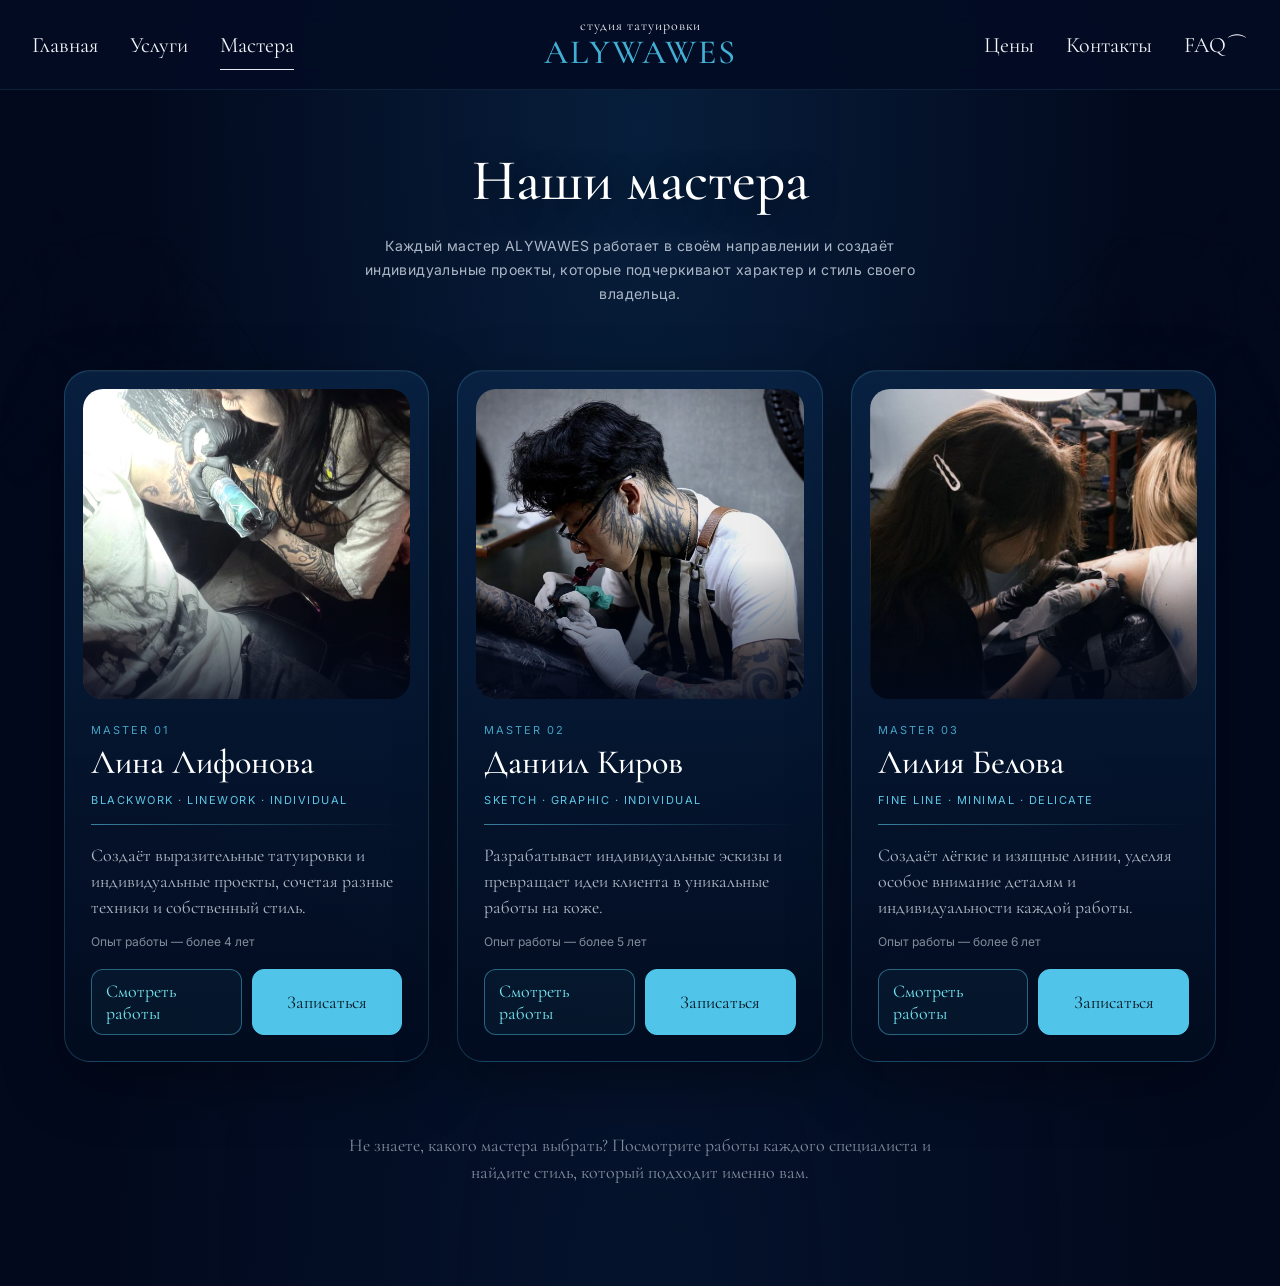
<file: masters.html>
<!DOCTYPE html>
<html lang="ru">
<head>
  <meta charset="UTF-8">
  <meta name="viewport" content="width=device-width, initial-scale=1.0">

  <title>ALYWAWES — Мастера</title>

  <link rel="preconnect" href="https://fonts.googleapis.com">
  <link rel="preconnect" href="https://fonts.gstatic.com" crossorigin>

  <link href="https://fonts.googleapis.com/css2?family=Cormorant+Garamond:wght@400;500;600;700&family=Inter:wght@400;500;600&display=swap" rel="stylesheet">

  <link rel="stylesheet" href="mobile.css">

  <style>

    * {
      box-sizing: border-box;
      margin: 0;
      padding: 0;
    }

    html {
      scroll-behavior: smooth;
    }

    body {
      min-height: 100vh;
      background: #02091d;
      color: #f5f7ff;
      font-family: "Cormorant Garamond", serif;
      overflow-x: hidden;
    }


    /* =====================================================
       HEADER
    ===================================================== */

    .header {
      position: fixed;
      top: 0;
      left: 0;

      width: 100%;
      height: 90px;

      z-index: 100;

      display: flex;
      align-items: center;
      justify-content: center;

      background: rgba(3, 12, 36, 0.94);

      border-bottom: 1px solid rgba(86, 176, 220, 0.12);

      backdrop-filter: blur(12px);
    }


    .nav {
      width: min(1400px, 95%);

      display: grid;

      grid-template-columns: 1fr auto 1fr;

      align-items: center;

      gap: 30px;
    }


    .nav-left,
    .nav-right {
      display: flex;

      align-items: center;

      gap: clamp(20px, 2.5vw, 45px);
    }


    .nav-right {
      justify-content: flex-end;
    }


    .nav a {
      position: relative;

      color: #f3f4f8;

      text-decoration: none;

      font-size: 22px;

      white-space: nowrap;

      transition: .3s ease;

      cursor: pointer;
    }


    .nav a:hover {
      color: #51c5e9;
    }


    .nav a.active::after {
      content: "";

      position: absolute;

      left: 0;
      right: 0;

      bottom: -12px;

      height: 1px;

      background: #e7e9ef;
    }


    /* =====================================================
       LOGO
    ===================================================== */

    .logo {
      text-align: center;

      line-height: 1;

      white-space: nowrap;

      text-decoration: none;
    }


    .logo-small {
      display: block;

      margin-bottom: 3px;

      color: #f1f2f5;

      font-size: 14px;

      letter-spacing: 1px;

      text-transform: lowercase;
    }


    .logo-main {
      display: block;

      color: #42afd4;

      font-size: 34px;

      letter-spacing: 2px;

      font-weight: 500;
    }


    /* =====================================================
       PAGE
    ===================================================== */

    .masters-page {
      position: relative;

      min-height: 100vh;

      padding: 145px 5% 100px;

      overflow: hidden;

      background:
        radial-gradient(
          ellipse at 50% 10%,
          rgba(20, 85, 140, .28),
          transparent 55%
        ),
        radial-gradient(
          ellipse at 50% 100%,
          rgba(10, 48, 90, .25),
          transparent 60%
        ),
        #02091d;
    }


    /* =====================================================
       DECORATIVE SKETCH
    ===================================================== */

    .sketch-left,
    .sketch-right {
      position: absolute;

      top: 130px;

      width: 470px;

      height: 470px;

      background-image: url("images/sketch.png");

      background-size: contain;

      background-repeat: no-repeat;

      background-position: center;

      opacity: .12;

      pointer-events: none;

      z-index: 0;

      filter: blur(.4px);
    }


    .sketch-left {
      left: -130px;
    }


    .sketch-right {
      right: -130px;

      transform: scaleX(-1);
    }


    /* =====================================================
       CONTENT
    ===================================================== */

    .masters-content {
      position: relative;

      z-index: 2;

      width: min(1280px, 100%);

      margin: 0 auto;
    }


    .page-title {
      text-align: center;

      font-size: 58px;

      font-weight: 500;

      color: #ffffff;

      margin-bottom: 18px;

      text-shadow:
        0 5px 30px rgba(0, 0, 0, .5);
    }


    .page-subtitle {
      max-width: 620px;

      margin: 0 auto 65px;

      text-align: center;

      color: rgba(235, 245, 255, .72);

      font-family: "Inter", sans-serif;

      font-size: 14px;

      line-height: 1.7;

      letter-spacing: .4px;
    }


    /* =====================================================
       CARDS GRID
    ===================================================== */

    .masters-grid {
      display: grid;

      grid-template-columns: repeat(3, 1fr);

      gap: 28px;

      align-items: stretch;
    }


    /* =====================================================
       MASTER CARD
    ===================================================== */

    .master-card {
      position: relative;

      display: flex;

      flex-direction: column;

      min-height: 590px;

      overflow: hidden;

      padding: 18px;

      border-radius: 26px;

      background:
        linear-gradient(
          180deg,
          rgba(10, 36, 70, .82),
          rgba(2, 12, 31, .95)
        );

      border: 1px solid rgba(81, 197, 233, .22);

      box-shadow:
        0 20px 60px rgba(0, 0, 0, .35),
        inset 0 1px 0 rgba(255,255,255,.04);

      transition:
        transform .4s ease,
        border-color .4s ease,
        box-shadow .4s ease;
    }


    .master-card:hover {
      transform: translateY(-8px);

      border-color: rgba(81, 197, 233, .62);

      box-shadow:
        0 25px 70px rgba(0, 0, 0, .5),
        0 0 35px rgba(81, 197, 233, .08);
    }


    /* =====================================================
       PHOTO
    ===================================================== */

    .master-photo-wrapper {
      position: relative;

      width: 100%;

      height: 310px;

      overflow: hidden;

      border-radius: 20px;

      background: #071a34;
    }


    .master-photo {
      width: 100%;

      height: 100%;

      background-size: cover;

      background-position: center;

      transition: transform .6s ease;
    }


    .master-card:hover .master-photo {
      transform: scale(1.05);
    }


    .master-photo.lina {
      background-image: url("lina.jpg");
    }


    .master-photo.daniil {
      background-image: url("danill.jpg");
    }


    .master-photo.liliya {
      background-image: url("liliya.jpg");
    }


    /* Затемнение фотографии снизу */

    .master-photo-wrapper::after {
      content: "";

      position: absolute;

      left: 0;
      right: 0;
      bottom: 0;

      height: 45%;

      background:
        linear-gradient(
          transparent,
          rgba(2, 9, 29, .8)
        );

      pointer-events: none;
    }


    /* =====================================================
       MASTER INFO
    ===================================================== */

    .master-info {
      display: flex;

      flex-direction: column;

      flex: 1;

      padding: 24px 8px 8px;
    }


    .master-number {
      color: #51c5e9;

      font-family: "Inter", sans-serif;

      font-size: 11px;

      letter-spacing: 2px;

      text-transform: uppercase;

      margin-bottom: 8px;

      opacity: .8;
    }


    .master-name {
      color: #ffffff;

      font-size: 34px;

      line-height: 1.05;

      font-weight: 500;

      margin-bottom: 12px;
    }


    .master-style {
      color: #5bc7e6;

      font-family: "Inter", sans-serif;

      font-size: 11px;

      letter-spacing: 1.5px;

      text-transform: uppercase;

      margin-bottom: 17px;
    }


    .master-line {
      width: 100%;

      height: 1px;

      margin-bottom: 17px;

      background:
        linear-gradient(
          90deg,
          rgba(91,199,230,.6),
          rgba(91,199,230,0)
        );
    }


    .master-desc {
      color: rgba(235, 242, 252, .75);

      font-size: 18px;

      line-height: 1.45;

      margin-bottom: 14px;
    }


    .master-experience {
      color: rgba(235, 242, 252, .55);

      font-family: "Inter", sans-serif;

      font-size: 12px;

      margin-top: auto;

      margin-bottom: 20px;
    }


    /* =====================================================
       BUTTONS
    ===================================================== */

    .master-buttons {
      display: grid;

      grid-template-columns: 1fr 1fr;

      gap: 10px;
    }


    .btn {
      display: flex;

      align-items: center;

      justify-content: center;

      min-height: 47px;

      padding: 10px 14px;

      border-radius: 12px;

      text-decoration: none;

      font-family: "Cormorant Garamond", serif;

      font-size: 18px;

      transition: .3s ease;

      cursor: pointer;
    }


    /* Смотреть работы */

    .btn-works {
      color: #73e6f2;

      border: 1px solid rgba(81,197,233,.45);

      background: rgba(81,197,233,.05);
    }


    .btn-works:hover {
      color: #ffffff;

      background: rgba(81,197,233,.12);

      border-color: #73e6f2;

      box-shadow: 0 0 18px rgba(81,197,233,.15);
    }


    /* Записаться */

    .btn-book {
      color: #06121f;

      background: #51c5e9;

      border: 1px solid #51c5e9;
    }


    .btn-book:hover {
      background: #73e6f2;

      box-shadow:
        0 0 22px rgba(81,197,233,.35);

      transform: translateY(-1px);
    }


    /* =====================================================
       BOTTOM TEXT
    ===================================================== */

    .bottom-text {
      text-align: center;

      max-width: 600px;

      margin: 70px auto 0;

      color: rgba(235,242,252,.55);

      font-size: 18px;

      line-height: 1.5;
    }


    /* =====================================================
       TABLET
    ===================================================== */

    @media (max-width: 1050px) {

      .masters-grid {
        grid-template-columns: repeat(2, 1fr);
      }

      .master-card:last-child {
        grid-column: 1 / -1;

        max-width: 500px;

        width: 100%;

        justify-self: center;
      }

    }


    /* =====================================================
       MOBILE
    ===================================================== */

    @media (max-width: 900px) {

      .header {
        height: 70px;
      }


      .nav-left,
      .nav-right {
        display: none;
      }


      .nav {
        display: flex;

        justify-content: center;
      }


      .logo-main {
        font-size: 28px;
      }


      .logo-small {
        font-size: 11px;
      }


      .masters-page {
        padding-top: 105px;
      }


      .page-title {
        font-size: 44px;
      }


      .page-subtitle {
        margin-bottom: 40px;
      }


      .sketch-left,
      .sketch-right {
        opacity: .06;
      }

    }


    @media (max-width: 700px) {

      .masters-page {
        padding-left: 18px;
        padding-right: 18px;
      }


      .masters-grid {
        grid-template-columns: 1fr;

        gap: 22px;
      }


      .master-card:last-child {
        grid-column: auto;

        max-width: none;
      }


      .master-card {
        min-height: 0;
      }


      .master-photo-wrapper {
        height: 280px;
      }

    }


    @media (max-width: 450px) {

      .page-title {
        font-size: 39px;
      }


      .master-photo-wrapper {
        height: 250px;
      }


      .master-name {
        font-size: 31px;
      }


      .master-desc {
        font-size: 17px;
      }


      .master-buttons {
        grid-template-columns: 1fr;
      }


      .btn {
        min-height: 45px;
      }

    }

  </style>
</head>


<body>


<!-- =====================================================
     HEADER
===================================================== -->

<header class="header">

  <nav class="nav">

    <div class="nav-left">

      <a href="index.html">
        Главная
      </a>

      <a href="services.html">
        Услуги
      </a>

      <a href="masters.html" class="active">
        Мастера
      </a>

    </div>


    <a href="#" id="logoLink" class="logo">

      <span class="logo-small">
        студия татуировки
      </span>

      <span class="logo-main">
        ALYWAWES
      </span>

    </a>


    <div class="nav-right">

      <a href="services.html">
        Цены
      </a>

      <a href="index.html#contacts">
        Контакты
      </a>

      <a href="index.html#faq">
        FAQ⌒
      </a>

    </div>

  </nav>

</header>



<!-- =====================================================
     MAIN
===================================================== -->

<main class="masters-page">

  <div class="sketch-left"></div>
  <div class="sketch-right"></div>


  <div class="masters-content">

    <h1 class="page-title">
      Наши мастера
    </h1>


    <p class="page-subtitle">
      Каждый мастер ALYWAWES работает в своём направлении
      и создаёт индивидуальные проекты, которые подчеркивают
      характер и стиль своего владельца.
    </p>


    <!-- =================================================
         MASTERS
    ================================================= -->

    <div class="masters-grid">


      <!-- ================= ЛИНА ================= -->

      <article class="master-card">

        <div class="master-photo-wrapper">

          <div class="master-photo lina"></div>

        </div>


        <div class="master-info">

          <div class="master-number">
            MASTER 01
          </div>


          <h2 class="master-name">
            Лина Лифонова
          </h2>


          <div class="master-style">
            Blackwork · Linework · Individual
          </div>


          <div class="master-line"></div>


          <p class="master-desc">
            Создаёт выразительные татуировки и индивидуальные
            проекты, сочетая разные техники и собственный стиль.
          </p>


          <div class="master-experience">
            Опыт работы — более 4 лет
          </div>


          <div class="master-buttons">

            <a
              class="btn btn-works"
              href="lina.html">
              Смотреть работы
            </a>


            <a
              class="btn btn-book"
              href="services.html?master=lina">
              Записаться
            </a>

          </div>

        </div>

      </article>



      <!-- ================= ДАНИИЛ ================= -->

      <article class="master-card">

        <div class="master-photo-wrapper">

          <div class="master-photo daniil"></div>

        </div>


        <div class="master-info">

          <div class="master-number">
            MASTER 02
          </div>


          <h2 class="master-name">
            Даниил Киров
          </h2>


          <div class="master-style">
            Sketch · Graphic · Individual
          </div>


          <div class="master-line"></div>


          <p class="master-desc">
            Разрабатывает индивидуальные эскизы и превращает
            идеи клиента в уникальные работы на коже.
          </p>


          <div class="master-experience">
            Опыт работы — более 5 лет
          </div>


          <div class="master-buttons">

            <a
              class="btn btn-works"
              href="daniil.html">
              Смотреть работы
            </a>


            <a
              class="btn btn-book"
              href="services.html?master=daniil">
              Записаться
            </a>

          </div>

        </div>

      </article>



      <!-- ================= ЛИЛИЯ ================= -->

      <article class="master-card">

        <div class="master-photo-wrapper">

          <div class="master-photo liliya"></div>

        </div>


        <div class="master-info">

          <div class="master-number">
            MASTER 03
          </div>


          <h2 class="master-name">
            Лилия Белова
          </h2>


          <div class="master-style">
            Fine Line · Minimal · Delicate
          </div>


          <div class="master-line"></div>


          <p class="master-desc">
            Создаёт лёгкие и изящные линии, уделяя особое
            внимание деталям и индивидуальности каждой работы.
          </p>


          <div class="master-experience">
            Опыт работы — более 6 лет
          </div>


          <div class="master-buttons">

            <a
              class="btn btn-works"
              href="liliya.html">
              Смотреть работы
            </a>


            <a
              class="btn btn-book"
              href="services.html?master=liliya">
              Записаться
            </a>

          </div>

        </div>

      </article>


    </div>


    <p class="bottom-text">
      Не знаете, какого мастера выбрать?
      Посмотрите работы каждого специалиста
      и найдите стиль, который подходит именно вам.
    </p>


  </div>

</main>



<!-- =====================================================
     LOGO SCRIPT
===================================================== -->

<script>

  const isLogged =
    localStorage.getItem("alywawesLoggedIn") === "true";


  document.getElementById("logoLink").href =
    isLogged
      ? "profile.html"
      : "auth.html";

</script>


<script src="nav-mobile.js"></script>


</body>
</html>
</file>
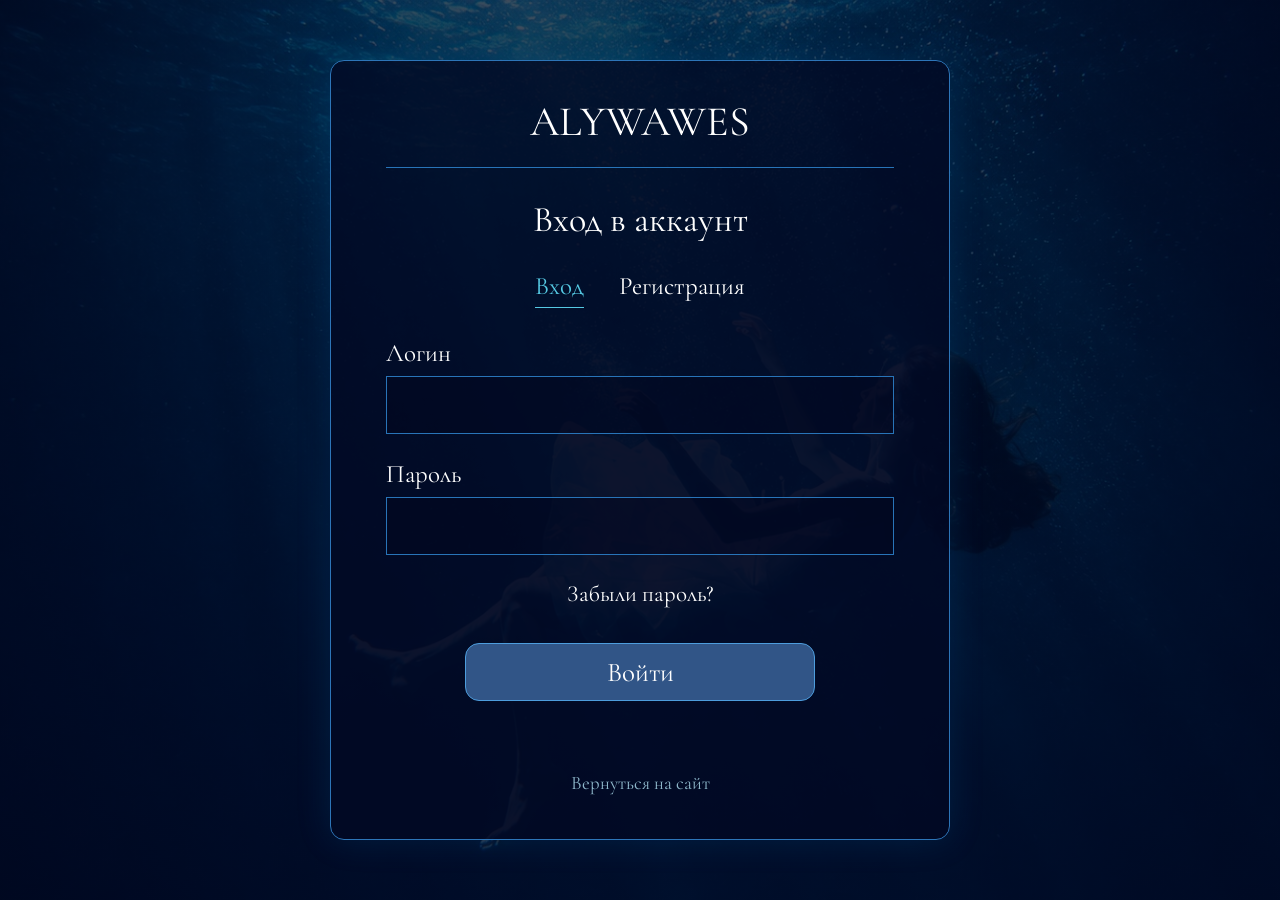
<file: profile.html>
﻿
<!DOCTYPE html>
<html lang="ru">
<head>
  <meta charset="UTF-8">
  <meta name="viewport" content="width=device-width, initial-scale=1.0">
  <title>ALYWAWES — Мой профиль</title>

  <link rel="preconnect" href="https://fonts.googleapis.com">
  <link rel="preconnect" href="https://fonts.gstatic.com" crossorigin>
  <link href="https://fonts.googleapis.com/css2?family=Cormorant+Garamond:wght@400;500;600;700&family=Inter:wght@400;500;600&display=swap" rel="stylesheet">

  <style>
    * { box-sizing: border-box; margin: 0; padding: 0; }

    html { scroll-behavior: smooth; }

    body {
      min-height: 100vh;
      background: #02091d;
      color: #f5f7ff;
      font-family: "Cormorant Garamond", serif;
      overflow-x: hidden;
    }

    /* ================= HEADER (как на скриншоте) ================= */
    .header {
      position: fixed;
      top: 0; left: 0;
      width: 100%;
      height: 90px;
      z-index: 100;
      display: flex;
      align-items: center;
      justify-content: center;
      background: rgba(3, 12, 36, 0.94);
      border-bottom: 1px solid rgba(86, 176, 220, 0.12);
      backdrop-filter: blur(12px);
    }

    .nav {
      width: min(1400px, 95%);
      display: grid;
      grid-template-columns: 1fr auto 1fr;
      align-items: center;
      gap: 30px;
    }

    .nav-left, .nav-right {
      display: flex;
      align-items: center;
      gap: clamp(20px, 2.5vw, 45px);
    }

    .nav-right { justify-content: flex-end; }

    .nav a {
      position: relative;
      color: #f3f4f8;
      text-decoration: none;
      font-size: 22px;
      white-space: nowrap;
      transition: color .3s ease;
      cursor: pointer;
    }

    .nav a:hover { color: #51c5e9; }

    .logo { text-align: center; line-height: 1; white-space: nowrap; text-decoration: none; }
    .logo-main {
      display: block;
      color: #42afd4;
      font-size: 34px;
      letter-spacing: 2px;
      font-weight: 500;
    }

    .logout-link { color: #ff8b8b !important; }
    .logout-link:hover { color: #ff5050 !important; }

    /* ================= ОСНОВНОЙ КАРКАС ================= */
    .profile-wrapper {
      position: relative;
      min-height: 100vh;
      padding-top: 90px;

      /* Фон: подводный мир как на макете */
      background:
        linear-gradient(
          to bottom,
          rgba(1, 7, 26, .55),
          rgba(0, 20, 55, .40) 45%,
          rgba(1, 6, 24, .85)
        ),
        url("ocean.jpg") center center / cover no-repeat,
        radial-gradient(circle at 50% 20%, #087a9e 0%, #032d62 42%, #010822 85%);

      background-attachment: fixed;
    }

    .profile-wrapper::before {
      content: "";
      position: absolute;
      inset: 0;
      background:
        radial-gradient(ellipse at 50% 30%, rgba(35, 205, 236, .18), transparent 48%),
        linear-gradient(to bottom, rgba(0,0,20,.15) 0%, rgba(0,4,24,.35) 55%, rgba(0,5,24,.85) 100%);
      pointer-events: none;
    }

    .profile-container {
      position: relative;
      z-index: 2;
      display: grid;
      grid-template-columns: 260px 1fr 300px;
      gap: 25px;
      width: min(1400px, 95%);
      margin: 30px auto;
    }

    /* ================= ЛЕВОЕ МЕНЮ ================= */
    .sidebar {
      background: rgba(5, 25, 50, 0.55);
      border: 1px solid rgba(86, 176, 220, 0.25);
      border-radius: 14px;
      padding: 25px 20px;
      backdrop-filter: blur(10px);
      height: fit-content;
    }

    .sidebar h3 {
      font-size: 24px;
      margin-bottom: 6px;
      color: #fff;
    }

    .role-badge {
      color: #51c5e9;
      font-size: 15px;
      font-family: "Inter", sans-serif;
      display: block;
      margin-bottom: 25px;
    }

    .sidebar-menu { list-style: none; }

    .sidebar-menu li {
      padding: 13px 0;
      font-size: 20px;
      color: #a0b4c8;
      cursor: pointer;
      border-bottom: 1px solid rgba(255,255,255,0.06);
      transition: 0.3s;
    }

    .sidebar-menu li:hover,
    .sidebar-menu li.active {
      color: #fff;
      padding-left: 10px;
      border-left: 3px solid #51c5e9;
    }

    /* ================= ЦЕНТР ================= */
    .main-content h1 {
      font-size: 40px;
      margin-bottom: 4px;
      font-weight: 500;
    }

    .greeting {
      color: #51c5e9;
      font-size: 22px;
      margin-bottom: 25px;
    }

    .profile-card {
      display: flex;
      gap: 25px;
      align-items: center;
      background: rgba(5, 25, 50, 0.45);
      border: 1px solid rgba(86, 176, 220, 0.25);
      border-radius: 14px;
      padding: 25px;
    }

    .avatar-wrapper { position: relative; flex-shrink: 0; }

    .avatar {
      width: 130px;
      height: 130px;
      border-radius: 50%;
      background: #0a2a4a;
      border: 2px solid #51c5e9;
      background-size: cover;
      background-position: center;
      display: flex;
      align-items: center;
      justify-content: center;
      font-size: 42px;
      color: #51c5e9;
    }

    .upload-btn {
      position: absolute;
      bottom: 0; right: 0;
      width: 38px; height: 38px;
      border-radius: 50%;
      background: #51c5e9;
      border: none;
      color: #02091d;
      font-size: 17px;
      cursor: pointer;
      display: flex;
      align-items: center;
      justify-content: center;
      transition: 0.3s;
      box-shadow: 0 4px 12px rgba(0,0,0,.4);
    }

    .upload-btn:hover { transform: scale(1.1); }

    .info h2 { font-size: 26px; margin-bottom: 8px; font-weight: 500; }

    .info p {
      color: #a0b4c8;
      font-size: 16px;
      font-family: "Inter", sans-serif;
      margin-bottom: 4px;
    }

    .edit-link {
      color: #51c5e9;
      font-size: 15px;
      text-decoration: underline;
      display: inline-block;
      margin-top: 8px;
      cursor: pointer;
    }

    /* Плашки со статистикой */
    .stats-row {
      display: flex;
      gap: 20px;
      margin-top: 25px;
    }

    .stat-box {
      flex: 1;
      background: rgba(5, 25, 50, 0.45);
      border: 1px solid rgba(86, 176, 220, 0.3);
      border-radius: 12px;
      padding: 15px 20px;
      text-align: center;
    }

    .stat-value {
      display: block;
      font-size: 26px;
      color: #fff;
      font-weight: 600;
    }

    .stat-label {
      font-size: 15px;
      color: #a0b4c8;
      font-family: "Inter", sans-serif;
    }

    /* Список записей */
    .my-services {
      margin-top: 30px;
    }

    .my-services h3 {
      color: #51c5e9;
      font-size: 22px;
      margin-bottom: 15px;
      font-weight: 500;
    }

    .services-list {
      display: flex;
      flex-direction: column;
      gap: 12px;
    }

    .empty-note {
      color: #7a90a5;
      font-style: italic;
      font-size: 17px;
      font-family: "Inter", sans-serif;
    }

    .service-item {
      display: flex;
      justify-content: space-between;
      align-items: center;
      background: rgba(81, 197, 233, 0.08);
      border: 1px solid rgba(81, 197, 233, 0.5);
      border-radius: 12px;
      padding: 14px 20px;
      gap: 15px;
      animation: fadeIn .4s ease;
    }

    @keyframes fadeIn {
      from { opacity: 0; transform: translateY(8px); }
      to   { opacity: 1; transform: translateY(0); }
    }

    .service-info {
      display: flex;
      flex-direction: column;
      gap: 4px;
    }

    .service-info .name { font-size: 20px; color: #fff; }

    .service-info .meta {
      font-size: 14px;
      color: #8eb7ca;
      font-family: "Inter", sans-serif;
    }

    .service-info .price {
      color: #51c5e9;
      font-size: 17px;
      font-weight: 600;
    }

    .delete-btn {
      background: rgba(255, 80, 80, 0.15);
      border: 1px solid rgba(255, 80, 80, 0.5);
      color: #ff8b8b;
      width: 36px; height: 36px;
      border-radius: 50%;
      font-size: 15px;
      cursor: pointer;
      display: flex;
      align-items: center;
      justify-content: center;
      transition: .3s;
      flex-shrink: 0;
    }

    .delete-btn:hover {
      background: #ff5050;
      color: #fff;
      transform: scale(1.08);
    }

    /* ================= ПРАВАЯ КОЛОНКА ================= */
    .right-col {
      display: flex;
      flex-direction: column;
      gap: 20px;
    }

    .promo-box, .quick-actions {
      background: rgba(5, 25, 50, 0.55);
      border: 1px solid rgba(86, 176, 220, 0.25);
      border-radius: 14px;
      padding: 22px;
      backdrop-filter: blur(10px);
    }

    .promo-box h4 {
      font-size: 24px;
      margin-bottom: 10px;
      font-weight: 500;
    }

    .promo-box p {
      color: #a0b4c8;
      font-size: 17px;
      line-height: 1.45;
    }

    .quick-actions h4 {
      font-size: 20px;
      margin-bottom: 15px;
      font-weight: 500;
    }

    .btn-action {
      display: block;
      width: 100%;
      padding: 12px;
      margin-bottom: 10px;
      background: rgba(86, 176, 220, 0.15);
      border: 1px solid rgba(86, 176, 220, 0.4);
      color: #fff;
      border-radius: 10px;
      font-size: 17px;
      cursor: pointer;
      transition: .3s;
      text-align: left;
      font-family: "Cormorant Garamond", serif;
    }

    .btn-action:hover {
      background: #51c5e9;
      color: #02091d;
    }

    /* ================= АДАПТИВ ================= */
    @media (max-width: 1100px) {
      .profile-container { grid-template-columns: 1fr; }
      .sidebar, .right-col { display: none; }
    }

    @media (max-width: 900px) {
      .header { height: 70px; }
      .nav-left, .nav-right { display: none; }
      .nav { display: flex; justify-content: center; }
      .logo-main { font-size: 28px; }
      .profile-wrapper { padding-top: 70px; padding-left: 4%; padding-right: 4%; }
      .profile-card { flex-direction: column; text-align: center; }
      .stats-row { grid-template-columns: 1fr; }
      .my-services h3 { font-size: 28px; }
      .services-list { font-size: 18px; }
    }
  </style>
  <link rel="stylesheet" href="mobile.css">
</head>

<body>

<!-- ================= ШАПКА ================= -->
<header class="header">
  <nav class="nav">
    <div class="nav-left">
      <a onclick="goHome()">Главная</a>
      <a onclick="goServices()">Услуги</a>
    </div>

    <a href="index.html" class="logo">
      <span class="logo-main">ALYWAWES</span>
    </a>

    <div class="nav-right">
      <a onclick="goServices()">Цены</a>
      <a href="#" class="logout-link" onclick="logout(event)">Выйти из аккаунта</a>
    </div>
  </nav>
</header>

<!-- ================= ПРОФИЛЬ ================= -->
<div class="profile-wrapper">
  <div class="profile-container">

    <!-- ЛЕВОЕ МЕНЮ -->
    <aside class="sidebar">
      <h3>Личный кабинет</h3>
      <span class="role-badge">• Клиент</span>
      <ul class="sidebar-menu">
        <li class="active">Профиль</li>
        <li onclick="goServices()">Мои записи</li>
       <li onclick="window.location.href='chat.html'">Чат с мастером</li>
        <li>Избранные мастера</li>
      </ul>
    </aside>

    <!-- ЦЕНТР -->
    <section class="main-content">
      <h1>Мой профиль</h1>
      <p class="greeting">Привет, <span id="greetName">гость</span></p>

      <div class="profile-card">
        <div class="avatar-wrapper">
          <div class="avatar" id="avatarBox">👤</div>
          <input type="file" id="avatarInput" accept="image/*" style="display:none" onchange="uploadAvatar(event)">
          <button class="upload-btn" title="Загрузить фото"
                  onclick="document.getElementById('avatarInput').click()">📷</button>
        </div>

        <div class="info">
          <h2 id="fullName">—</h2>
          <p id="username">@—</p>
          <span class="edit-link">Редактировать профиль</span>
        </div>
      </div>

      <div class="stats-row">
        <div class="stat-box">
          <span class="stat-value" id="activeCount">0</span>
          <span class="stat-label">активных записей</span>
        </div>
        <div class="stat-box">
          <span class="stat-label">Ближайшая запись:</span>
          <span class="stat-value" id="nextDate">--.--.--</span>
        </div>
      </div>

      <div class="my-services">
        <h3>Мои услуги</h3>
        <div class="services-list" id="servicesList">
          <p class="empty-note">У вас пока нет записей. Выберите услугу в разделе «Услуги».</p>
        </div>
      </div>
    </section>

    <!-- ПРАВАЯ КОЛОНКА -->
    <aside class="right-col">
      <div class="promo-box">
        <h4>ALYWAWES</h4>
        <p>Создаем тату, которые остаются с тобой навсегда</p>
      </div>
      <div class="quick-actions">
        <h4>Быстрые действия</h4>
        <button class="btn-action" onclick="goServices()">Запись на тату</button>
        <button class="btn-action" onclick="window.location.href='sketch.html'">Создать эскиз</button>
      </div>
    </aside>

  </div>
</div>

<script>

  if (localStorage.getItem("alywawesLoggedIn") !== "true") {
    window.location.href = "auth.html";
  }


  /* ========================
     ДАННЫЕ ПОЛЬЗОВАТЕЛЯ
  ======================== */

  let user = null;

  try {
    const savedUser = localStorage.getItem("alywawesUser");

    if (savedUser && savedUser !== "undefined") {
      user = JSON.parse(savedUser);
    }
  } catch (error) {
    console.error("Ошибка чтения данных пользователя:", error);

    localStorage.removeItem("alywawesUser");
    user = null;
  }


  /* ========================
     ЕСЛИ ДАННЫХ НЕТ
  ======================== */

  if (!user) {

    console.error("Данные пользователя не найдены.");

    window.location.href = "auth.html";

  }


  /* ========================
     ОТРИСОВКА ПРОФИЛЯ
  ======================== */

  function renderProfile() {

    if (!user) return;


    const firstName =
      (user.name || "Гость").split(" ")[0];


    document.getElementById("greetName").textContent =
      firstName;


    document.getElementById("fullName").textContent =
      user.name || "Без имени";


    document.getElementById("username").textContent =
      "@" + (user.username || "user");


    /* ========================
       АВАТАР
    ======================== */

    const avatar =
      document.getElementById("avatarBox");


    if (user.avatar) {

      avatar.style.backgroundImage =
        `url(${user.avatar})`;

      avatar.textContent = "";

    } else {

      avatar.style.backgroundImage = "none";

      avatar.textContent = "👤";

    }

  }


  /* ========================
     ПОЛУЧЕНИЕ ПОЛЬЗОВАТЕЛЯ
     ЕСЛИ НЕТ ID
  ======================== */

  async function loadUserFromServer() {

    if (!user || !user.username) {

      console.error("Логин пользователя не найден.");

      return false;

    }


    try {

      const response = await fetch(
        `/api/user/${encodeURIComponent(user.username)}`
      );


      const result = await response.json();


      if (!result.success || !result.user) {

        console.error(
          result.message || "Пользователь не найден"
        );

        return false;

      }


      user = result.user;


      localStorage.setItem(
        "alywawesUser",
        JSON.stringify(user)
      );


      return true;

    } catch (error) {

      console.error(
        "Ошибка получения пользователя:",
        error
      );

      return false;

    }

  }


  /* ========================
     ЗАГРУЗКА ЗАПИСЕЙ
  ======================== */

  async function loadAppointments() {

    if (!user) {

      console.error("Пользователь не найден.");

      return;

    }


    /* ========================
       ЕСЛИ ID НЕТ
    ======================== */

    if (!user.id) {

      console.log(
        "ID пользователя отсутствует. Получаем пользователя из базы..."
      );


      const loaded =
        await loadUserFromServer();


      if (!loaded) {

        document.getElementById(
          "servicesList"
        ).innerHTML =
          '<p class="empty-note">' +
          'Не удалось загрузить данные аккаунта.' +
          '</p>';

        return;

      }

    }


    /* ========================
       ЗАГРУЖАЕМ ЗАПИСИ
    ======================== */

    try {

      const response =
        await fetch(
          `/api/appointments/${user.id}`
        );


      const result =
        await response.json();


      console.log(
        "Записи пользователя:",
        result
      );


      if (!result.success) {

        console.error(
          result.message ||
          "Не удалось загрузить записи"
        );

        return;

      }


      const appointments =
        result.appointments || [];


      renderAppointments(
        appointments
      );


    } catch (error) {

      console.error(
        "Ошибка загрузки записей:",
        error
      );


      document.getElementById(
        "servicesList"
      ).innerHTML =
        '<p class="empty-note">' +
        'Не удалось загрузить записи.' +
        '</p>';

    }

  }


  /* ========================
     ОТРИСОВКА ЗАПИСЕЙ
  ======================== */

  function renderAppointments(
    appointments
  ) {

    const list =
      document.getElementById(
        "servicesList"
      );


    const activeCount =
      document.getElementById(
        "activeCount"
      );


    const nextDate =
      document.getElementById(
        "nextDate"
      );


    /* ========================
       НЕТ ЗАПИСЕЙ
    ======================== */

    if (!appointments ||
        appointments.length === 0) {

      activeCount.textContent =
        "0";

      nextDate.textContent =
        "--.--.--";


      list.innerHTML =
        '<p class="empty-note">' +
        'У вас пока нет записей. ' +
        'Выберите услугу в разделе «Услуги».' +
        '</p>';


      return;

    }


    /* ========================
       КОЛИЧЕСТВО ЗАПИСЕЙ
    ======================== */

    activeCount.textContent =
      appointments.length;


    /* ========================
       БЛИЖАЙШАЯ ЗАПИСЬ
    ======================== */

    nextDate.textContent =
      appointments[0].date +
      " — " +
      appointments[0].time;


    /* ========================
       СПИСОК
    ======================== */

    list.innerHTML = "";


    appointments.forEach(
      item => {

        const div =
          document.createElement(
            "div"
          );


        div.className =
          "service-item";


        div.innerHTML = `

          <div class="service-info">

            <span class="name">
              ${escapeHtml(item.service)}
            </span>

            <span class="meta">
              ${escapeHtml(item.date)}
              —
              ${escapeHtml(item.time)}
            </span>

            <span class="meta">
              Мастер:
              ${escapeHtml(item.master || "Не указан")}
            </span>

            <span class="price">
              ${escapeHtml(item.status || "Ожидает подтверждения")}
            </span>

          </div>


          <button
            class="delete-btn"
            title="Удалить запись"
            onclick="removeAppointment(${item.id})"
          >
            ✕
          </button>

        `;


        list.appendChild(div);

      }
    );

  }


  /* ========================
     ЗАЩИТА HTML
  ======================== */

  function escapeHtml(value) {

    return String(value || "").replace(
      /[&<>"']/g,
      symbol => ({

        "&": "&amp;",
        "<": "&lt;",
        ">": "&gt;",
        '"': "&quot;",
        "'": "&#39;"

      }[symbol])
    );

  }


  /* ========================
     УДАЛЕНИЕ ЗАПИСИ
  ======================== */

  async function removeAppointment(
    appointmentId
  ) {

    if (!confirm("Удалить эту запись?")) {
      return;
    }


    try {

      const response =
        await fetch(
          `/api/appointments/${appointmentId}`,
          {
            method: "DELETE"
          }
        );


      const result =
        await response.json();


      if (!result.success) {

        alert(
          result.message ||
          "Не удалось удалить запись"
        );

        return;

      }


      await loadAppointments();


    } catch (error) {

      console.error(
        "Ошибка удаления:",
        error
      );


      alert(
        "Не удалось удалить запись."
      );

    }

  }


  /* ========================
     ЗАГРУЗКА АВАТАРА
  ======================== */

  function uploadAvatar(event) {

    const file =
      event.target.files[0];


    if (!file) return;


    const reader =
      new FileReader();


    reader.onload =
      function(event) {

        user.avatar =
          event.target.result;


        localStorage.setItem(
          "alywawesUser",
          JSON.stringify(user)
        );


        renderProfile();

      };


    reader.readAsDataURL(file);

  }


  /* ========================
     НАВИГАЦИЯ
  ======================== */

  function goHome() {

    window.location.href =
      "index.html";

  }


  function goServices() {

    window.location.href =
      "services.html";

  }


  /* ========================
     ВЫХОД
  ======================== */

  function logout(event) {

    event.preventDefault();


    if (!confirm("Выйти из аккаунта?")) {
      return;
    }


    localStorage.removeItem(
      "alywawesLoggedIn"
    );


    localStorage.removeItem(
      "alywawesUser"
    );


    window.location.href =
      "index.html";

  }


  /* ========================
     ЗАПУСК
  ======================== */

  renderProfile();

  loadAppointments();

</script>

<script src="nav-mobile.js"></script>
</body>
</html>
</file>
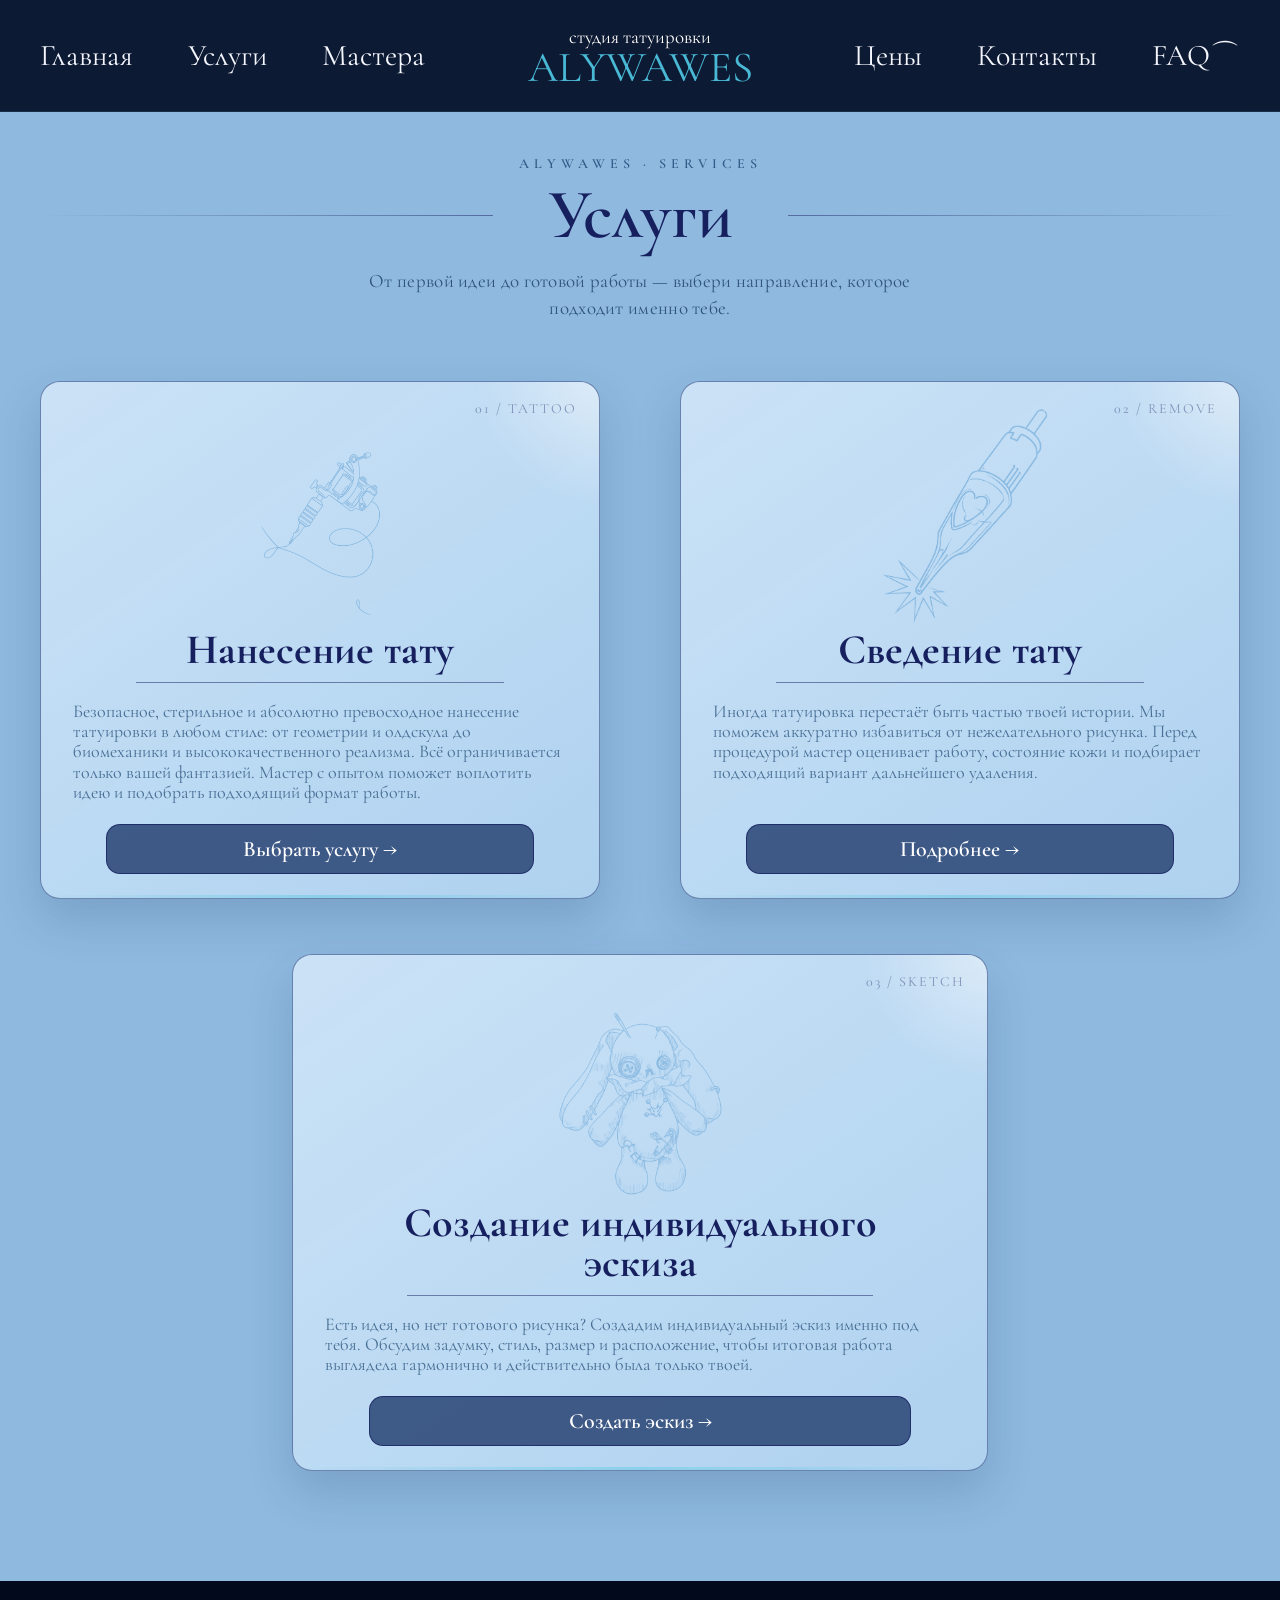
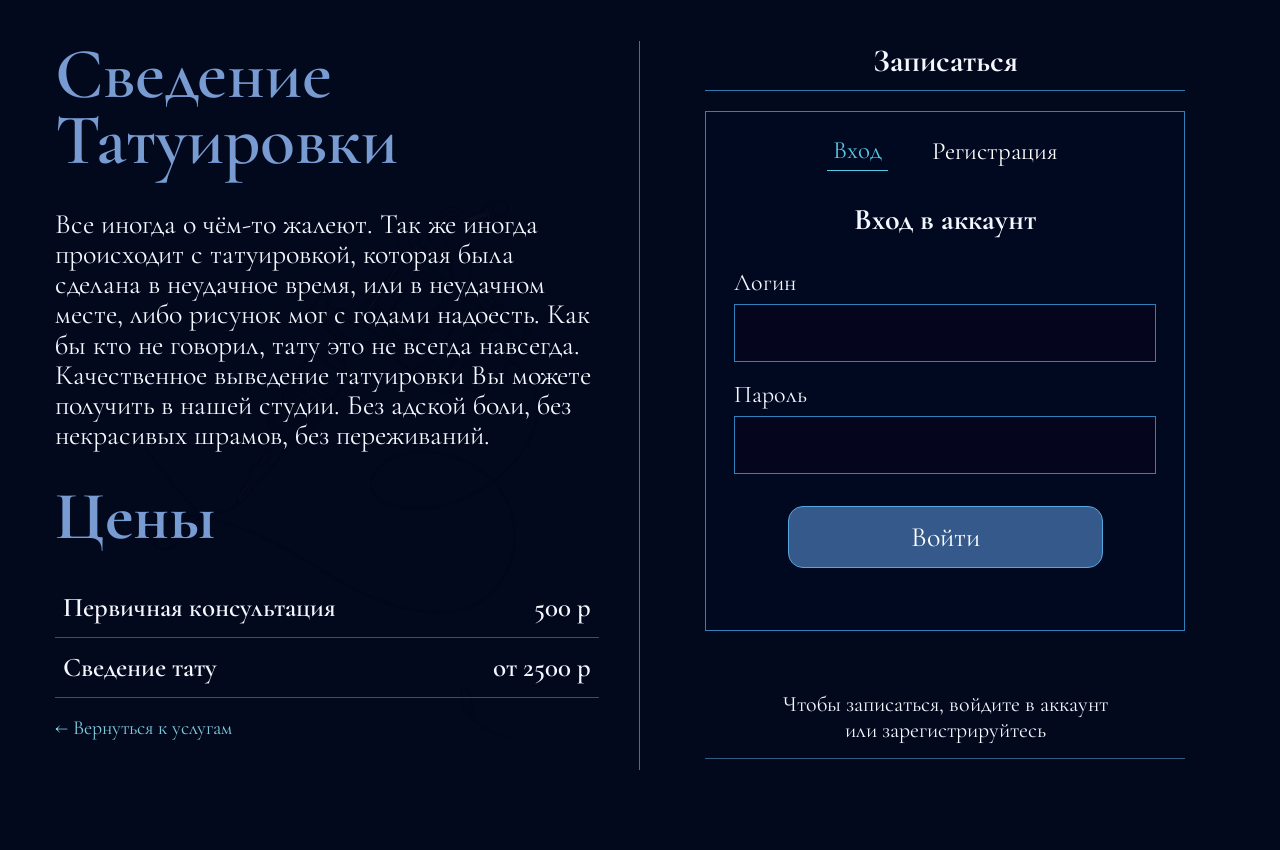
<file: services.html>
<!DOCTYPE html>
<html lang="ru">

<head>
    <meta charset="UTF-8">
    <meta name="viewport" content="width=device-width, initial-scale=1.0">

    <title>ALYWAWES — Услуги</title>

    <link rel="preconnect" href="https://fonts.googleapis.com">
    <link rel="preconnect" href="https://fonts.gstatic.com" crossorigin>

    <link href="https://fonts.googleapis.com/css2?family=Cormorant+Garamond:wght@400;500;600;700&display=swap" rel="stylesheet">

    <link rel="stylesheet" href="mobile.css">

    <style>

        * {
            box-sizing: border-box;
        }

        html {
            scroll-behavior: smooth;
        }

        body {
            margin: 0;
            background: #02091d;
            color: #f5f7ff;
            font-family: "Cormorant Garamond", serif;
            overflow-x: hidden;
        }


        /* =====================================================
           HEADER
        ===================================================== */

        .header {
            position: fixed;
            top: 0;
            left: 0;

            width: 100%;
            height: 112px;

            z-index: 1000;

            display: flex;
            align-items: center;

            padding: 0 40px;

            background: rgba(3, 12, 36, .92);

            backdrop-filter: blur(15px);
            -webkit-backdrop-filter: blur(15px);

            border-bottom: 1px solid rgba(81, 197, 233, .12);

            transition: .4s ease;
        }


        .header.scrolled {
            height: 88px;

            background: rgba(3, 12, 36, .97);

            box-shadow:
                0 10px 35px rgba(0, 0, 0, .25);
        }


        .nav {
            width: 100%;

            display: grid;

            grid-template-columns: 1fr auto 1fr;

            align-items: center;
        }


        .nav-left,
        .nav-right {
            display: flex;

            align-items: center;

            gap: 55px;
        }


        .nav-right {
            justify-content: flex-end;
        }


        .nav a {
            position: relative;

            color: #f5f7ff;

            text-decoration: none;

            font-size: 30px;

            transition: .3s ease;
        }


        .nav a:hover {
            color: #55c9e3;

            transform: translateY(-2px);
        }


        .nav a:not(.logo)::after {
            content: "";

            position: absolute;

            left: 0;
            bottom: -7px;

            width: 0;
            height: 1px;

            background: #55c9e3;

            transition: .3s ease;
        }


        .nav a:not(.logo):hover::after {
            width: 100%;
        }


        /* =====================================================
           LOGO
        ===================================================== */

        .logo {
            text-align: center;

            text-decoration: none;

            transition: .4s ease;
        }


        .logo:hover {
            transform: translateY(-2px);

            filter:
                drop-shadow(
                    0 0 14px
                    rgba(73,185,214,.25)
                );
        }


        .logo-small {
            display: block;

            color: #fff;

            font-size: 19px;
        }


        .logo-main {
            display: block;

            color: #49b9d6;

            font-size: 43px;

            line-height: .9;
        }


        /* =====================================================
           SERVICES
        ===================================================== */

        .services {
            position: relative;

            width: 100%;

            min-height: 100vh;

            padding:
                155px
                40px
                110px;

            background: #8fb9df;

            overflow: hidden;
        }


        /* =====================================================
           TITLE
        ===================================================== */

        .services-heading {
            position: relative;

            z-index: 2;

            max-width: 1400px;

            margin:
                0 auto
                60px;

            text-align: center;
        }


        .services-label {
            margin-bottom: 8px;

            color: #234b78;

            font-size: 14px;

            font-weight: 600;

            letter-spacing: 5px;

            text-transform: uppercase;

            opacity: .85;
        }


        .title-row {
            display: flex;

            align-items: center;

            gap: 55px;
        }


        .title-row .line {
            flex: 1;

            height: 1px;

            background:
                linear-gradient(
                    90deg,
                    transparent,
                    rgba(23,32,95,.5)
                );
        }


        .title-row .line:last-child {
            background:
                linear-gradient(
                    90deg,
                    rgba(23,32,95,.5),
                    transparent
                );
        }


        .title-row h1 {
            margin: 0;

            color: #17205f;

            font-size: 70px;

            font-weight: 600;

            line-height: 1;
        }


        .services-intro {
            max-width: 600px;

            margin:
                18px auto 0;

            color: #315579;

            font-size: 19px;

            line-height: 1.4;

            letter-spacing: .3px;
        }


        /* =====================================================
           CARDS
        ===================================================== */

        .cards {
            position: relative;

            z-index: 2;

            display: grid;

            grid-template-columns:
                repeat(2, minmax(0, 1fr));

            gap: 55px 80px;

            max-width: 1280px;

            margin: 0 auto;
        }


        .service-card {
            position: relative;

            min-height: 470px;

            padding:
                20px
                24px
                24px;

            border:
                1px solid
                rgba(35,58,115,.55);

            border-radius: 20px;

            background:
                linear-gradient(
                    145deg,
                    rgba(205,228,247,.96),
                    rgba(177,211,240,.94)
                );

            color: #17205f;

            overflow: hidden;

            cursor: pointer;

            display: flex;

            flex-direction: column;

            box-shadow:
                0 20px 45px
                rgba(22,57,100,.18);

            opacity: 0;

            transform:
                translateY(35px);

            animation:
                cardIn .8s ease forwards;

            transition:
                transform .45s ease,
                box-shadow .45s ease,
                border-color .45s ease;
        }


        .service-card:nth-child(1) {
            animation-delay: .15s;
        }


        .service-card:nth-child(2) {
            animation-delay: .3s;
        }


        .service-card:nth-child(3) {
            animation-delay: .45s;
        }


        .service-card:nth-child(3) {
            grid-column: 1 / 3;

            width: 58%;

            justify-self: center;
        }


        /* декоративный блик */

        .service-card::before {
            content: "";

            position: absolute;

            width: 280px;
            height: 280px;

            right: -150px;
            top: -150px;

            border-radius: 50%;

            background:
                radial-gradient(
                    circle,
                    rgba(255,255,255,.5),
                    transparent 68%
                );

            transition: .6s ease;
        }


        .service-card::after {
            content: "";

            position: absolute;

            left: 0;
            bottom: 0;

            width: 100%;
            height: 3px;

            background:
                linear-gradient(
                    90deg,
                    transparent,
                    #55c9e3,
                    transparent
                );

            opacity: .45;

            transition: .4s ease;
        }


        .service-card:hover {
            transform:
                translateY(-10px);

            border-color:
                rgba(55,145,190,.8);

            box-shadow:
                0 30px 60px
                rgba(22,57,100,.25),

                0 0 35px
                rgba(81,197,233,.16);
        }


        .service-card:hover::before {
            transform: scale(1.4);
        }


        .service-card:hover::after {
            opacity: 1;
        }


        /* =====================================================
           NUMBER
        ===================================================== */

        .card-number {
            position: absolute;

            top: 18px;
            right: 22px;

            color:
                rgba(23,32,95,.42);

            font-size: 14px;

            letter-spacing: 2px;

            z-index: 5;
        }


        /* =====================================================
           IMAGES
        ===================================================== */

        .service-image {
            position: relative;

            z-index: 2;

            display: block;

            width: 100%;

            height: 225px;

            object-fit: contain;

            margin:
                0 auto 3px;

            opacity: .58;

            filter:
                brightness(0)
                saturate(100%)
                invert(50%)
                sepia(30%)
                saturate(700%)
                hue-rotate(165deg)
                brightness(110%)
                contrast(90%);

            transition:
                transform .5s ease,
                opacity .5s ease,
                filter .5s ease;
        }


        .service-card:hover .service-image {
            transform:
                scale(1.07)
                translateY(-5px);

            opacity: .74;

            filter:
                brightness(0)
                saturate(100%)
                invert(50%)
                sepia(30%)
                saturate(800%)
                hue-rotate(165deg)
                brightness(115%)
                contrast(95%)

                drop-shadow(
                    0 0 15px
                    rgba(73,185,214,.3)
                );
        }


        /* =====================================================
           CARD TITLE
        ===================================================== */

        .service-card h2 {
            position: relative;

            z-index: 3;

            margin:
                0
                0
                12px;

            color: #17205f;

            font-size: 42px;

            font-weight: 700;

            line-height: .95;

            text-align: center;

            transition: .35s ease;
        }


        .service-card:hover h2 {
            color: #10206d;

            transform:
                translateY(-2px);
        }


        .card-line {
            position: relative;

            z-index: 3;

            width: 72%;

            height: 1px;

            margin:
                0 auto 18px;

            background:
                rgba(23,32,95,.5);

            transition: .4s ease;
        }


        .service-card:hover .card-line {
            width: 84%;

            background: #17205f;
        }


        /* =====================================================
           CARD TEXT
        ===================================================== */

        .service-card p {
            position: relative;

            z-index: 3;

            margin: 0;

            padding:
                0 8px;

            color: #496f95;

            font-size: 18px;

            line-height: 1.12;

            text-align: left;

            flex: 1;
        }


        /* =====================================================
           BUTTON
        ===================================================== */

        .card-button {
            position: relative;

            z-index: 5;

            width: 84%;

            margin:
                22px auto 0;

            padding:
                11px 20px;

            border:
                1px solid
                rgba(23,32,95,.75);

            border-radius: 14px;

            background:
                rgba(45,72,120,.88);

            color: white;

            font-family:
                "Cormorant Garamond",
                serif;

            font-size: 22px;

            font-weight: 600;

            cursor: pointer;

            transition: .35s ease;
        }


        .card-button:hover {
            background: #55c9e3;

            color: #07122f;

            border-color: #55c9e3;

            box-shadow:
                0 0 22px
                rgba(85,201,227,.28);

            transform:
                translateY(-2px);
        }


        /* =====================================================
           BOOKING
        ===================================================== */

        .booking-page {
            width: 100%;

            min-height:
                calc(100vh - 112px);

            display: grid;

            grid-template-columns:
                50% 50%;

            padding:
                60px
                40px
                80px;

            background: #02091d;
        }


        .service-info {
            position: relative;

            padding:
                0
                40px
                30px
                15px;

            border-right:
                1px solid #2e78ad;

            overflow: hidden;
        }


        .service-info::before {
            content: "";

            position: absolute;

            inset: 0;

            background:
                url("images/tattoo.png")
                center / 70% auto
                no-repeat;

            opacity: .13;

            pointer-events: none;
        }


        .service-info > * {
            position: relative;

            z-index: 1;
        }


        .service-title {
            color: #789bd2;

            font-size: 72px;

            line-height: .92;

            margin:
                0 0 35px;

            max-width: 650px;

            font-weight: 600;
        }


        .service-description {
            font-size: 28px;

            line-height: 1.08;

            max-width: 650px;

            margin:
                0 0 25px;
        }


        .service-info h2 {
            color: #789bd2;

            font-size: 68px;

            margin:
                20px 0;
        }


        .price-row {
            display: flex;

            justify-content: space-between;

            gap: 20px;

            border-bottom:
                1px solid #35516f;

            padding:
                13px 8px;

            font-size: 27px;

            font-weight: 600;

            transition: .3s ease;
        }


        .price-row:hover {
            color: #73e6f2;

            padding-left: 14px;
            padding-right: 14px;
        }


        /* =====================================================
           BOOKING PANEL
        ===================================================== */

        .booking-panel {
            padding:
                0
                55px
                0
                65px;
        }


        .panel-inner {
            max-width: 600px;

            margin: auto;
        }


        .panel-title {
            text-align: center;

            font-size: 32px;

            margin: 0;

            padding-bottom: 10px;

            border-bottom:
                1px solid #3179ad;
        }


        .greeting {
            font-size: 28px;

            margin:
                30px
                0
                12px;
        }


        .field-label {
            display: block;

            font-size: 24px;

            margin:
                18px
                0
                7px;
        }


        .field {
            width: 100%;

            height: 58px;

            border:
                1px solid #3180bc;

            background: #05051e;

            color: white;

            padding:
                8px 14px;

            outline: none;

            font:
                23px
                "Cormorant Garamond",
                serif;

            transition: .3s ease;
        }


        .field:focus {
            border-color: #55c9e3;

            box-shadow:
                0 0 18px
                rgba(85,201,227,.1);
        }


        .field option {
            background: #05051e;

            color: white;
        }


        .main-btn {
            display: block;

            margin:
                32px auto 0;

            min-width: 315px;

            padding:
                13px 30px;

            border-radius: 15px;

            border:
                1px solid #55a8df;

            background: #36598b;

            color: white;

            font:
                28px
                "Cormorant Garamond",
                serif;

            cursor: pointer;

            transition: .35s ease;
        }


        .main-btn:hover {
            background: #55c9e3;

            color: #07122f;

            transform:
                translateY(-2px);

            box-shadow:
                0 0 20px
                rgba(85,201,227,.2);
        }


        .note {
            text-align: center;

            font-size: 22px;

            margin:
                45px auto 0;

            border-bottom:
                1px solid #315b80;

            padding: 15px;
        }


        /* =====================================================
           AUTH
        ===================================================== */

        .auth-box {
            margin-top: 20px;

            border:
                1px solid #3180bc;

            padding:
                22px 28px;

            background:
                rgba(2,12,38,.4);

            transition: .3s ease;
        }


        .auth-box:hover {
            border-color:
                rgba(85,201,227,.55);

            box-shadow:
                0 0 25px
                rgba(81,197,233,.05);
        }


        .auth-tabs {
            display: flex;

            justify-content: center;

            gap: 38px;
        }


        .auth-tab {
            border: 0;

            background: none;

            color: white;

            font:
                25px
                "Cormorant Garamond",
                serif;

            cursor: pointer;

            padding-bottom: 5px;
        }


        .auth-tab.active {
            color: #55c9e3;

            border-bottom:
                1px solid #55c9e3;
        }


        .auth-title {
            text-align: center;

            font-size: 30px;
        }


        .auth-message {
            text-align: center;

            min-height: 25px;

            color: #55c9e3;

            font-size: 19px;

            margin-top: 15px;
        }


        /* =====================================================
           SERVICE CHOICE
        ===================================================== */

        .service-choice {
            display: flex;

            flex-wrap: wrap;

            gap: 8px;
        }


        .choice {
            border:
                1px solid #3180bc;

            background: #0a1638;

            color: white;

            padding:
                7px 12px;

            border-radius: 8px;

            font:
                19px
                "Cormorant Garamond",
                serif;

            cursor: pointer;

            transition: .3s ease;
        }


        .choice:hover {
            border-color: #55c9e3;

            transform:
                translateY(-2px);
        }


        .choice.active {
            background: #35608f;

            color: #73e6f2;
        }


        .back-link {
            display: inline-block;

            margin-top: 18px;

            color: #7fc9dc;

            text-decoration: none;

            font-size: 20px;

            transition: .3s ease;
        }


        .back-link:hover {
            color: #55c9e3;

            transform:
                translateX(4px);
        }


        /* =====================================================
           MASTER
        ===================================================== */

        .selected-master {
            margin: 20px 0;

            padding:
                15px 20px;

            background:
                rgba(81,197,233,.08);

            border:
                1px solid
                rgba(81,197,233,.45);

            border-radius: 12px;

            display: flex;

            flex-direction: column;

            gap: 4px;
        }


        .selected-master span {
            color: #8eb7ca;

            font-size: 16px;
        }


        .selected-master strong {
            color: #51c5e9;

            font-size: 21px;

            font-weight: 500;
        }


        /* =====================================================
           ANIMATION
        ===================================================== */

        @keyframes cardIn {

            from {
                opacity: 0;

                transform:
                    translateY(35px);
            }

            to {
                opacity: 1;

                transform:
                    translateY(0);
            }

        }


        .reveal {
            opacity: 0;

            transform:
                translateY(30px);

            transition:
                opacity .8s ease,
                transform .8s ease;
        }


        .reveal.show {
            opacity: 1;

            transform:
                translateY(0);
        }


        /* =====================================================
           RESPONSIVE
        ===================================================== */

        @media (max-width: 1000px) {

            .header {
                height: auto;

                min-height: 90px;

                padding: 20px;
            }


            .nav {
                grid-template-columns: 1fr;

                gap: 18px;
            }


            .nav-left,
            .nav-right {
                justify-content: center;

                flex-wrap: wrap;

                gap: 25px;
            }


            .logo {
                order: -1;
            }


            .services {
                padding-top: 150px;
            }


            .cards {
                grid-template-columns: 1fr;
            }


            .service-card:nth-child(3) {
                grid-column: auto;

                width: 100%;
            }


            .title-row h1 {
                font-size: 52px;
            }


            .nav a {
                font-size: 24px;
            }


            .booking-page {
                grid-template-columns: 1fr;

                padding:
                    35px
                    25px
                    70px;
            }


            .service-info {
                border-right: 0;

                border-bottom:
                    1px solid #2e78ad;

                padding-bottom: 35px;
            }


            .booking-panel {
                padding:
                    35px 0;
            }


            .service-title {
                font-size: 55px;
            }


            .service-card h2 {
                font-size: 36px;
            }

        }


        @media (max-width: 600px) {

            .header {
                padding: 14px;
            }


            .nav-left,
            .nav-right {
                gap: 16px;
            }


            .nav a {
                font-size: 19px;
            }


            .logo-small {
                font-size: 15px;
            }


            .logo-main {
                font-size: 34px;
            }


            .services {
                padding:
                    125px
                    16px
                    70px;
            }


            .services-heading {
                margin-bottom: 40px;
            }


            .services-label {
                font-size: 10px;

                letter-spacing: 3px;
            }


            .title-row {
                gap: 15px;
            }


            .title-row h1 {
                font-size: 42px;
            }


            .cards {
                gap: 30px;
            }


            .service-card {
                min-height: 430px;

                padding: 16px;
            }


            .service-image {
                height: 200px;
            }


            .service-card h2 {
                font-size: 33px;
            }


            .service-card p {
                font-size: 16px;
            }


            .card-button {
                width: 90%;

                font-size: 20px;
            }


            .booking-page {
                padding:
                    45px
                    18px
                    60px;
            }


            .service-title {
                font-size: 48px;
            }


            .service-description {
                font-size: 22px;
            }


            .service-info h2 {
                font-size: 50px;
            }


            .price-row {
                font-size: 21px;
            }


            .booking-panel {
                padding:
                    35px
                    0
                    0;
            }


            .main-btn {
                width: 100%;

                min-width: 0;
            }

        }

    </style>

</head>


<body>


<header class="header">

    <nav class="nav">

        <div class="nav-left">

            <a href="index.html">
                Главная
            </a>

            <a href="services.html">
                Услуги
            </a>

            <a href="masters.html">
                Мастера
            </a>

        </div>


        <a href="auth.html" class="logo">

            <span class="logo-small">
                студия татуировки
            </span>

            <span class="logo-main">
                ALYWAWES
            </span>

        </a>


        <div class="nav-right">

            <a href="index.html#prices">
                Цены
            </a>

            <a href="index.html#contacts">
                Контакты
            </a>

            <a href="index.html#faq">
                FAQ⌒
            </a>

        </div>

    </nav>

</header>


<main>


<section class="services">


    <div class="services-heading">

        <div class="services-label">
            ALYWAWES · SERVICES
        </div>


        <div class="title-row">

            <div class="line"></div>

            <h1>
                Услуги
            </h1>

            <div class="line"></div>

        </div>


        <p class="services-intro">
            От первой идеи до готовой работы —
            выбери направление, которое подходит именно тебе.
        </p>

    </div>


    <section class="cards">


        <!-- НАНЕСЕНИЕ -->

        <article
            class="service-card"
            onclick="selectService('Нанесение тату')"
        >

            <span class="card-number">
                01 / TATTOO
            </span>


            <img
                src="images/tattoo.png"
                class="service-image"
                alt="Нанесение тату"
            >


            <h2>
                Нанесение тату
            </h2>


            <div class="card-line"></div>


            <p>
                Безопасное, стерильное и абсолютно
                превосходное нанесение татуировки в любом стиле:
                от геометрии и олдскула до биомеханики
                и высококачественного реализма.
                Всё ограничивается только вашей фантазией.
                Мастер с опытом поможет воплотить идею
                и подобрать подходящий формат работы.
            </p>


            <button
                class="card-button"
                onclick="
                    event.stopPropagation();
                    selectService('Нанесение тату')
                "
            >
                Выбрать услугу →
            </button>

        </article>


        <!-- СВЕДЕНИЕ -->

        <article
            class="service-card"
            onclick="selectService('Сведение тату')"
        >

            <span class="card-number">
                02 / REMOVE
            </span>


            <img
                src="images/removal.png"
                class="service-image"
                alt="Сведение тату"
            >


            <h2>
                Сведение тату
            </h2>


            <div class="card-line"></div>


            <p>
                Иногда татуировка перестаёт быть частью
                твоей истории. Мы поможем аккуратно
                избавиться от нежелательного рисунка.
                Перед процедурой мастер оценивает работу,
                состояние кожи и подбирает подходящий
                вариант дальнейшего удаления.
            </p>


            <button
                class="card-button"
                onclick="
                    event.stopPropagation();
                    selectService('Сведение тату')
                "
            >
                Подробнее →
            </button>

        </article>


        <!-- ЭСКИЗ -->

        <article
            class="service-card"
            onclick="
                selectService(
                    'Создание индивидуального эскиза'
                )
            "
        >

            <span class="card-number">
                03 / SKETCH
            </span>


            <img
                src="images/sketch.png"
                class="service-image"
                alt="Создание индивидуального эскиза"
            >


            <h2>
                Создание индивидуального<br>
                эскиза
            </h2>


            <div class="card-line"></div>


            <p>
                Есть идея, но нет готового рисунка?
                Создадим индивидуальный эскиз именно
                под тебя. Обсудим задумку, стиль,
                размер и расположение, чтобы итоговая
                работа выглядела гармонично и
                действительно была только твоей.
            </p>


            <button
                class="card-button"
                onclick="
                    event.stopPropagation();
                    selectService(
                        'Создание индивидуального эскиза'
                    )
                "
            >
                Создать эскиз →
            </button>

        </article>


    </section>

</section>


<!-- =====================================================
     ЗАПИСЬ
===================================================== -->

<section
    class="booking-page"
    id="booking"
>


    <section class="service-info">

        <h1
            class="service-title reveal"
            id="serviceTitle"
        ></h1>


        <p
            class="service-description reveal"
            id="serviceDescription"
        ></p>


        <h2 class="reveal">
            Цены
        </h2>


        <div id="prices"></div>


        <a
            class="back-link reveal"
            href="services.html"
        >
            ← Вернуться к услугам
        </a>

    </section>


    <section
        class="booking-panel reveal"
        id="bookingPanel"
    ></section>


</section>


</main>


<script>


/* =====================================================
   УСЛУГИ
===================================================== */

const data = {

    "Сведение тату": {

        title: "Сведение<br>Татуировки",

        text:
            "Все иногда о чём-то жалеют. Так же иногда происходит с татуировкой, которая была сделана в неудачное время, или в неудачном месте, либо рисунок мог с годами надоесть. Как бы кто не говорил, тату это не всегда навсегда. Качественное выведение татуировки Вы можете получить в нашей студии. Без адской боли, без некрасивых шрамов, без переживаний.",

        prices: [
            ["Первичная консультация", "500 р"],
            ["Сведение тату", "от 2500 р"]
        ]

    },


    "Нанесение тату": {

        title: "Нанесение<br>Тату",

        text:
            "Создадим татуировку, которая будет подходить именно вам. Мастер обсудит идею, размер, место нанесения и все важные детали перед началом работы.",

        prices: [
            ["Нанесение татуировки", "от 2500 р"],
            ["Коррекция татуировки", "от 2500 р"]
        ]

    },


    "Создание индивидуального эскиза": {

        title:
            "Создание<br>индивидуального<br>эскиза",

        text:
            "Если у вас в голове есть идея картинки, которую вы хотите перенести на тело, мастер создаст индивидуальный эскиз специально для вас.",

        prices: [
            ["Первичная консультация", "от 500 р"],
            ["Создание эскиза", "от 2000 р"]
        ]

    }

};


/* =====================================================
   МАСТЕРА
===================================================== */

const urlParams =
    new URLSearchParams(
        window.location.search
    );


const masterCode =
    urlParams.get("master");


const masters = {

    lina: {
        id: 1,
        name: "Лина Лифонова"
    },

    daniil: {
        id: 2,
        name: "Даниил Киров"
    },

    liliya: {
        id: 3,
        name: "Лилия Белова"
    }

};


const selectedMaster =
    masters[masterCode]
    || masters.lina;


/* =====================================================
   ВЫБРАННАЯ УСЛУГА
===================================================== */

let selected =
    urlParams.get("service")
    || "Сведение тату";


if (!data[selected]) {

    selected =
        "Сведение тату";

}


/* =====================================================
   СЛОТЫ
===================================================== */

let availableSlots = [];


/* =====================================================
   ЗАГРУЗКА СЛОТОВ
===================================================== */

async function loadSlots() {

    const dateSelect =
        document.getElementById("date");


    if (!dateSelect) {
        return;
    }


    dateSelect.innerHTML = `
        <option value="">
            Загрузка свободного времени...
        </option>
    `;


    try {

        const response =
            await fetch(
                "/api/master/"
                + selectedMaster.id
                + "/slots"
            );


        const result =
            await response.json();


        if (
            !response.ok ||
            !result.success
        ) {

            dateSelect.innerHTML = `
                <option value="">
                    Не удалось загрузить время
                </option>
            `;

            return;
        }


        availableSlots =
            result.slots || [];


        renderSlots();

    }

    catch (error) {

        console.error(error);


        dateSelect.innerHTML = `
            <option value="">
                Ошибка подключения к серверу
            </option>
        `;

    }

}


/* =====================================================
   ОТРИСОВКА СЛОТОВ
===================================================== */

function renderSlots() {

    const dateSelect =
        document.getElementById("date");


    if (!dateSelect) {
        return;
    }


    if (!availableSlots.length) {

        dateSelect.innerHTML = `
            <option value="">
                У мастера пока нет свободного времени
            </option>
        `;

        return;
    }


    dateSelect.innerHTML = `
        <option value="">
            Выберите свободное время
        </option>
    `;


    availableSlots.forEach(
        function(slot) {

            const option =
                document.createElement(
                    "option"
                );


            option.value =
                slot.slot_date
                + " — "
                + slot.slot_time;


            option.textContent =
                slot.slot_date
                + " — "
                + slot.slot_time;


            dateSelect.appendChild(
                option
            );

        }
    );

}


/* =====================================================
   ИНФОРМАЦИЯ
===================================================== */

function updateServiceInfo() {

    document.getElementById(
        "serviceTitle"
    ).innerHTML =
        data[selected].title;


    document.getElementById(
        "serviceDescription"
    ).textContent =
        data[selected].text;


    document.getElementById(
        "prices"
    ).innerHTML =

        data[selected].prices
        .map(
            function(price) {

                return `

                    <div class="price-row reveal">

                        <span>
                            ${price[0]}
                        </span>

                        <span>
                            ${price[1]}
                        </span>

                    </div>

                `;

            }
        )
        .join("");

}


/* =====================================================
   ВЫБОР УСЛУГИ
===================================================== */

function selectService(service) {

    selected = service;


    updateServiceInfo();


    render();


    const newUrl =
        "services.html?master="
        + encodeURIComponent(
            masterCode || "lina"
        )
        + "&service="
        + encodeURIComponent(
            service
        );


    history.replaceState(
        null,
        "",
        newUrl
    );


    document.getElementById(
        "booking"
    ).scrollIntoView({
        behavior: "smooth"
    });


    setTimeout(
        initReveal,
        100
    );

}


/* =====================================================
   USER
===================================================== */

function user() {

    try {

        const saved =
            localStorage.getItem(
                "alywawesUser"
            );


        if (!saved) {
            return null;
        }


        return JSON.parse(saved);

    }

    catch (error) {

        return null;

    }

}


/* =====================================================
   LOGIN CHECK
===================================================== */

function logged() {

    return (

        localStorage.getItem(
            "alywawesLoggedIn"
        ) === "true"

        &&

        user() !== null

    );

}


/* =====================================================
   ESCAPE
===================================================== */

function esc(text) {

    return String(
        text || ""
    ).replace(
        /[&<>"']/g,
        function(x) {

            return {

                "&": "&amp;",
                "<": "&lt;",
                ">": "&gt;",
                '"': "&quot;",
                "'": "&#039;"

            }[x];

        }
    );

}


/* =====================================================
   RENDER
===================================================== */

function render() {

    if (logged()) {

        showBooking();

    }

    else {

        showAuth("login");

    }

}


/* =====================================================
   BOOKING
===================================================== */

function showBooking() {

    const u = user();


    if (!u) {

        showAuth("login");

        return;

    }


    document.getElementById(
        "bookingPanel"
    ).innerHTML = `

        <div class="panel-inner">

            <h2 class="panel-title">
                Записаться
            </h2>


            <div class="greeting">

                Здравствуйте,
                <strong>
                    ${esc(u.name)}
                </strong>,
                выберите услугу

            </div>


            <div class="selected-master">

                <span>
                    Ваш мастер
                </span>

                <strong>
                    ${esc(selectedMaster.name)}
                </strong>

            </div>


            <div class="service-choice">

                ${
                    Object.keys(data)
                    .map(
                        function(service) {

                            return `

                                <button
                                    class="choice ${
                                        service === selected
                                        ? "active"
                                        : ""
                                    }"

                                    onclick="
                                        selectService(
                                            '${service}'
                                        )
                                    "
                                >
                                    ${esc(service)}
                                </button>

                            `;

                        }
                    )
                    .join("")
                }

            </div>


            <label class="field-label">
                Выберите свободную дату
            </label>


            <select
                class="field"
                id="date"
            >

                <option value="">
                    Загрузка свободного времени...
                </option>

            </select>


            <label class="field-label">
                Ваш телефон
            </label>


            <input
                class="field"
                id="phone"
                type="tel"
                placeholder="+7 900 000-00-00"
            >


            <button
                class="main-btn"
                onclick="saveAppointment()"
            >
                Закончить запись
            </button>


            <div class="note">

                За 2 дня, мы позвоним,
                чтобы подтвердить<br>
                вашу запись, спасибо

            </div>


            <div
                class="auth-message"
                id="msg"
            ></div>


            <a
                class="back-link"
                href="profile.html"
            >
                Перейти в личный кабинет →
            </a>

        </div>

    `;


    loadSlots();

    initReveal();

}


/* =====================================================
   AUTH
===================================================== */

function showAuth(mode) {

    document.getElementById(
        "bookingPanel"
    ).innerHTML = `

        <div class="panel-inner">

            <h2 class="panel-title">
                Записаться
            </h2>


            <div class="auth-box">


                <div class="auth-tabs">

                    <button
                        class="auth-tab ${
                            mode === "login"
                            ? "active"
                            : ""
                        }"

                        onclick="
                            showAuth('login')
                        "
                    >
                        Вход
                    </button>


                    <button
                        class="auth-tab ${
                            mode === "register"
                            ? "active"
                            : ""
                        }"

                        onclick="
                            showAuth('register')
                        "
                    >
                        Регистрация
                    </button>

                </div>


                <h3 class="auth-title">

                    ${
                        mode === "login"
                        ? "Вход в аккаунт"
                        : "Регистрация"
                    }

                </h3>


                ${
                    mode === "login"

                    ?

                    `

                        <label class="field-label">
                            Логин
                        </label>


                        <input
                            class="field"
                            id="login"
                            type="text"
                        >


                        <label class="field-label">
                            Пароль
                        </label>


                        <input
                            class="field"
                            id="pass"
                            type="password"
                        >


                        <button
                            class="main-btn"
                            onclick="login()"
                        >
                            Войти
                        </button>

                    `

                    :

                    `

                        <label class="field-label">
                            Имя
                        </label>


                        <input
                            class="field"
                            id="name"
                            type="text"
                            placeholder="Ваше имя"
                        >


                        <label class="field-label">
                            Логин
                        </label>


                        <input
                            class="field"
                            id="reglogin"
                            type="text"
                            placeholder="Придумайте логин"
                        >


                        <label class="field-label">
                            Пароль
                        </label>


                        <input
                            class="field"
                            id="regpass"
                            type="password"
                            placeholder="Придумайте пароль"
                        >


                        <button
                            class="main-btn"
                            onclick="register()"
                        >
                            Зарегистрироваться
                        </button>

                    `
                }


                <div
                    class="auth-message"
                    id="msg"
                ></div>


            </div>


            <div class="note">

                Чтобы записаться,
                войдите в аккаунт<br>
                или зарегистрируйтесь

            </div>


        </div>

    `;

}


/* =====================================================
   LOGIN
===================================================== */

async function login() {

    const loginValue =
        document.getElementById(
            "login"
        ).value.trim();


    const passwordValue =
        document.getElementById(
            "pass"
        ).value;


    const message =
        document.getElementById(
            "msg"
        );


    if (
        !loginValue ||
        !passwordValue
    ) {

        message.textContent =
            "Введите логин и пароль.";

        return;

    }


    message.textContent =
        "Выполняется вход...";


    try {

        const response =
            await fetch(
                "/api/login",
                {

                    method: "POST",

                    headers: {
                        "Content-Type":
                            "application/json"
                    },

                    body: JSON.stringify({

                        username:
                            loginValue,

                        password:
                            passwordValue

                    })

                }
            );


        const result =
            await response.json();


        if (
            !response.ok ||
            !result.success
        ) {

            message.textContent =
                result.message ||
                "Неверный логин или пароль.";

            return;

        }


        const currentUser = {

            id: result.id,

            name: result.name,

            username:
                result.username,

            role:
                result.role

        };


        localStorage.setItem(
            "alywawesUser",
            JSON.stringify(
                currentUser
            )
        );


        localStorage.setItem(
            "alywawesLoggedIn",
            "true"
        );


        message.textContent =
            "Вход выполнен!";


        showBooking();

    }

    catch (error) {

        console.error(error);

        message.textContent =
            "Не удалось подключиться к серверу.";

    }

}


/* =====================================================
   REGISTER
===================================================== */

async function register() {

    const name =
        document.getElementById(
            "name"
        ).value.trim();


    const loginValue =
        document.getElementById(
            "reglogin"
        ).value.trim();


    const password =
        document.getElementById(
            "regpass"
        ).value;


    const message =
        document.getElementById(
            "msg"
        );


    if (
        !name ||
        !loginValue ||
        !password
    ) {

        message.textContent =
            "Заполните все поля.";

        return;

    }


    if (password.length < 6) {

        message.textContent =
            "Пароль должен содержать минимум 6 символов.";

        return;

    }


    message.textContent =
        "Регистрация...";


    try {

        const response =
            await fetch(
                "/api/register",
                {

                    method: "POST",

                    headers: {
                        "Content-Type":
                            "application/json"
                    },

                    body: JSON.stringify({

                        name:
                            name,

                        username:
                            loginValue,

                        password:
                            password

                    })

                }
            );


        const result =
            await response.json();


        if (
            !response.ok ||
            !result.success
        ) {

            message.textContent =
                result.message ||
                "Ошибка регистрации.";

            return;

        }


        message.textContent =
            "Регистрация прошла успешно!";


        setTimeout(
            function() {

                showAuth("login");

            },
            1000
        );

    }

    catch (error) {

        console.error(error);

        message.textContent =
            "Не удалось подключиться к серверу.";

    }

}


/* =====================================================
   SAVE APPOINTMENT
===================================================== */

async function saveAppointment() {

    const date =
        document.getElementById(
            "date"
        ).value;


    const phone =
        document.getElementById(
            "phone"
        ).value.trim();


    const message =
        document.getElementById(
            "msg"
        );


    if (!date) {

        message.textContent =
            "Выберите свободное время.";

        return;

    }


    if (!phone) {

        message.textContent =
            "Укажите номер телефона.";

        return;

    }


    const u = user();


    if (!u || !u.id) {

        message.textContent =
            "Войдите в аккаунт заново.";

        return;

    }


    const parts =
        date.split(" — ");


    const appointmentDate =
        parts[0];


    const appointmentTime =
        parts[1];


    message.textContent =
        "Сохраняем запись...";


    try {

        const response =
            await fetch(
                "/api/appointments",
                {

                    method: "POST",

                    headers: {
                        "Content-Type":
                            "application/json"
                    },

                    body: JSON.stringify({

                        user_id:
                            u.id,

                        master_id:
                            selectedMaster.id,

                        service:
                            selected,

                        appointment_date:
                            appointmentDate,

                        appointment_time:
                            appointmentTime,

                        phone:
                            phone

                    })

                }
            );


        const result =
            await response.json();


        if (
            !response.ok ||
            !result.success
        ) {

            message.textContent =
                result.message ||
                "Не удалось создать запись.";

            return;

        }


        message.textContent =
            "Запись успешно создана!";


        availableSlots =
            availableSlots.filter(
                function(slot) {

                    return !(
                        slot.slot_date ===
                        appointmentDate

                        &&

                        slot.slot_time ===
                        appointmentTime
                    );

                }
            );


        renderSlots();

    }

    catch (error) {

        console.error(error);

        message.textContent =
            "Не удалось подключиться к серверу.";

    }

}


/* =====================================================
   REVEAL
===================================================== */

function initReveal() {

    const elements =
        document.querySelectorAll(
            ".reveal"
        );


    if (!elements.length) {
        return;
    }


    const observer =
        new IntersectionObserver(
            function(entries) {

                entries.forEach(
                    function(entry) {

                        if (
                            entry.isIntersecting
                        ) {

                            entry.target.classList.add(
                                "show"
                            );

                            observer.unobserve(
                                entry.target
                            );

                        }

                    }
                );

            },
            {
                threshold: .12
            }
        );


    elements.forEach(
        function(element) {

            observer.observe(
                element
            );

        }
    );

}


/* =====================================================
   HEADER SCROLL
===================================================== */

window.addEventListener(
    "scroll",
    function() {

        const header =
            document.querySelector(
                ".header"
            );


        if (
            window.scrollY > 30
        ) {

            header.classList.add(
                "scrolled"
            );

        }

        else {

            header.classList.remove(
                "scrolled"
            );

        }

    }
);


/* =====================================================
   START
===================================================== */

updateServiceInfo();

render();

initReveal();

</script>


<script src="nav-mobile.js"></script>

</body>

</html>
</file>
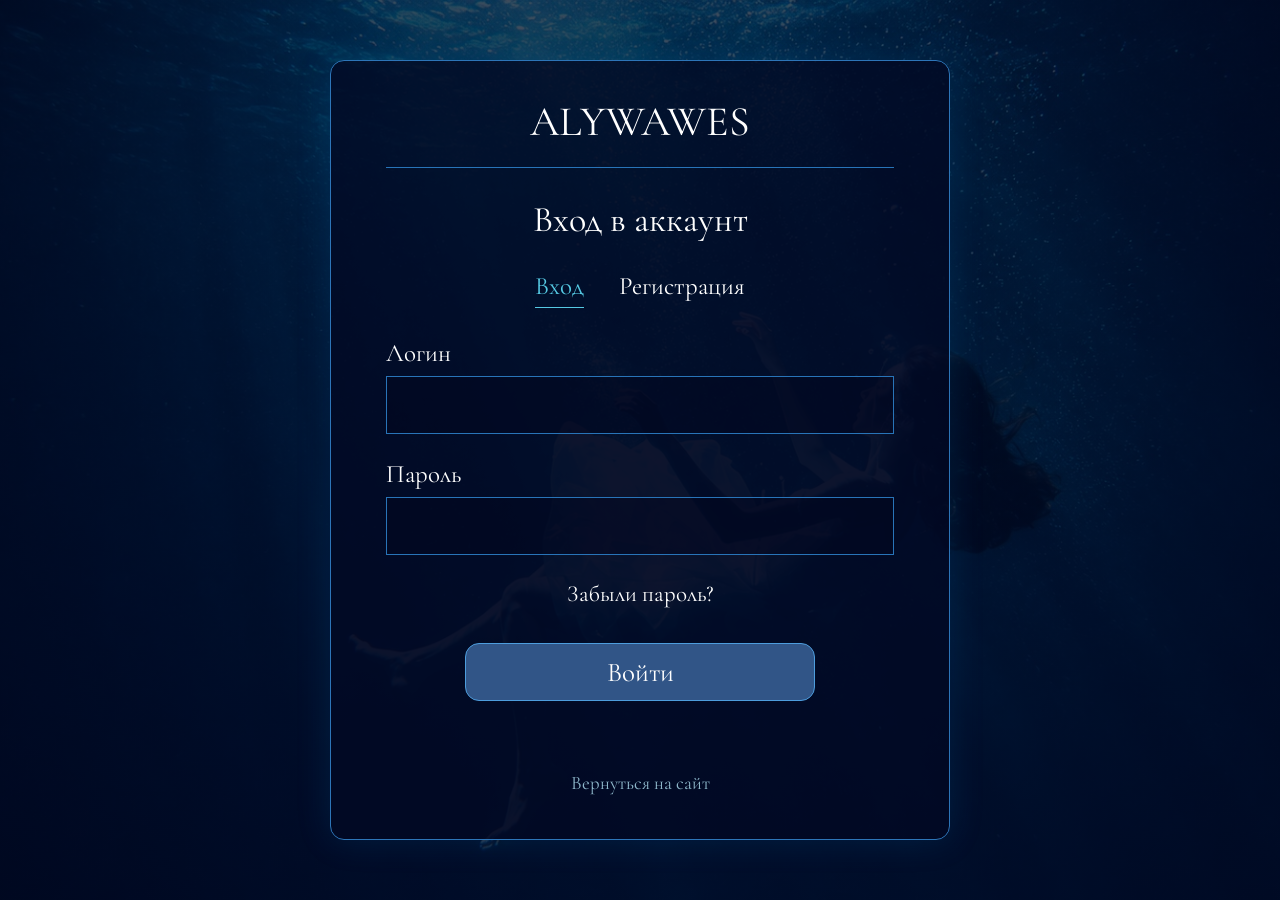
<file: sketch.html>
```html
<!DOCTYPE html>
<html lang="ru">

<head>
  <meta charset="UTF-8">
  <meta name="viewport" content="width=device-width, initial-scale=1.0">

  <title>ALYWAWES — Создание эскиза</title>

  <link rel="preconnect" href="https://fonts.googleapis.com">
  <link rel="preconnect" href="https://fonts.gstatic.com" crossorigin>

  <link
    href="https://fonts.googleapis.com/css2?family=Cormorant+Garamond:wght@400;500;600;700&family=Inter:wght@400;500;600&display=swap"
    rel="stylesheet">

  <link rel="stylesheet" href="mobile.css">

  <style>

    * {
      box-sizing: border-box;
      margin: 0;
      padding: 0;
    }

    html {
      scroll-behavior: smooth;
    }

    body {
      min-height: 100vh;
      background: #02091d;
      color: #f5f7ff;
      font-family: "Cormorant Garamond", serif;
      overflow-x: hidden;
    }


    /* =========================================
       HEADER
    ========================================= */

    .header {
      position: fixed;
      top: 0;
      left: 0;

      width: 100%;
      height: 90px;

      z-index: 1000;

      display: flex;
      align-items: center;

      background: rgba(3, 12, 36, 0.9);

      border-bottom: 1px solid rgba(86, 176, 220, 0.14);

      backdrop-filter: blur(16px);
      -webkit-backdrop-filter: blur(16px);

      box-shadow:
        0 8px 35px rgba(0, 0, 0, 0.16);
    }

    .nav {
      width: min(1300px, 94%);

      margin: 0 auto;

      display: grid;

      grid-template-columns: 1fr auto 1fr;

      align-items: center;

      gap: 30px;
    }

    .nav-left,
    .nav-right {
      display: flex;
      align-items: center;

      gap: clamp(18px, 2.5vw, 40px);
    }

    .nav-right {
      justify-content: flex-end;
    }

    .nav a {
      position: relative;

      color: #eaf7ff;

      text-decoration: none;

      font-size: 19px;

      white-space: nowrap;

      transition:
        color .3s ease;
    }

    .nav a::after {
      content: "";

      position: absolute;

      left: 0;
      bottom: -7px;

      width: 0;
      height: 1px;

      background: #73e6f2;

      transition: width .3s ease;
    }

    .nav a:hover {
      color: #73e6f2;
    }

    .nav a:hover::after {
      width: 100%;
    }


    /* =========================================
       LOGO
    ========================================= */

    .logo {
      display: flex;

      flex-direction: column;

      align-items: center;

      line-height: 1;

      text-align: center;

      text-decoration: none !important;
    }

    .logo::after {
      display: none !important;
    }

    .logo-small {
      display: block;

      margin-bottom: 5px;

      color: #a8d9e8;

      font-family: "Inter", sans-serif;

      font-size: 9px;

      letter-spacing: 2.5px;

      text-transform: uppercase;
    }

    .logo-main {
      display: block;

      color: #57c9e8;

      font-size: 34px;

      font-weight: 600;

      letter-spacing: 3px;

      text-shadow:
        0 0 18px rgba(81, 197, 233, 0.16);
    }


    /* =========================================
       MAIN
    ========================================= */

    .sketch-page {
      position: relative;

      min-height: 100vh;

      padding:
        125px
        6%
        80px;

      overflow: hidden;

      background:
        radial-gradient(
          circle at 75% 20%,
          rgba(41, 133, 174, 0.13),
          transparent 30%
        ),
        radial-gradient(
          circle at 20% 80%,
          rgba(31, 83, 139, 0.08),
          transparent 32%
        ),
        linear-gradient(
          135deg,
          #02091d 0%,
          #03132c 48%,
          #02091d 100%
        );
    }

    .sketch-page::before {
      content: "";

      position: absolute;

      inset: 0;

      background:
        linear-gradient(
          115deg,
          transparent 0%,
          rgba(91, 207, 238, 0.025) 45%,
          transparent 70%
        );

      pointer-events: none;
    }


    /* =========================================
       BACKGROUND SKETCH
    ========================================= */

    .bg-sketch {
      position: absolute;

      top: 100px;
      right: -90px;

      width: 720px;
      height: 850px;

      max-width: 55vw;

      background:
        url("images/sketch.png")
        center top /
        contain
        no-repeat;

      opacity: 0.12;

      filter:
        blur(0.3px)
        saturate(0.7);

      pointer-events: none;

      z-index: 0;

      animation:
        sketchFloat 8s ease-in-out infinite alternate;
    }

    @keyframes sketchFloat {

      from {
        transform: translateY(0);
      }

      to {
        transform: translateY(-16px);
      }

    }


    .container {
      position: relative;

      z-index: 2;

      width: min(1180px, 100%);

      margin: 0 auto;
    }


    /* =========================================
       PROGRESS
    ========================================= */

    .progress-wrap {
      display: flex;

      align-items: center;

      gap: 18px;

      width: min(820px, 100%);

      margin-bottom: 55px;
    }

    .progress-bar {
      position: relative;

      flex: 1;

      height: 2px;

      background:
        rgba(115, 230, 242, 0.12);

      overflow: visible;
    }

    .progress-bar::before {
      content: "";

      position: absolute;

      inset: -4px 0;

      background:
        rgba(115, 230, 242, 0.035);

      filter: blur(5px);
    }

    .progress-fill {
      position: absolute;

      left: 0;
      top: 0;
      bottom: 0;

      width: 20%;

      background:
        linear-gradient(
          90deg,
          #286b9d,
          #73e6f2
        );

      box-shadow:
        0 0 10px rgba(81, 197, 233, 0.5);

      transition:
        width .55s cubic-bezier(.22,.61,.36,1);
    }

    .progress-text {
      min-width: 40px;

      color: rgba(171, 215, 232, 0.65);

      font-family: "Inter", sans-serif;

      font-size: 11px;

      letter-spacing: 2px;
    }


    /* =========================================
       STEP HEADER
    ========================================= */

    .step {
      animation:
        stepEnter .5s ease both;
    }

    @keyframes stepEnter {

      from {
        opacity: 0;
        transform: translateY(15px);
      }

      to {
        opacity: 1;
        transform: translateY(0);
      }

    }

    .step-title {
      position: relative;

      max-width: 760px;

      margin-bottom: 42px;

      color: #edf7ff;

      font-size: clamp(34px, 4vw, 48px);

      line-height: 1.12;

      font-weight: 500;
    }

    .step-title::after {
      content: "";

      display: block;

      width: 55px;
      height: 1px;

      margin-top: 20px;

      background: #73e6f2;

      box-shadow:
        0 0 12px rgba(115, 230, 242, 0.45);
    }


    .options-grid {
      display: grid;

      grid-template-columns:
        repeat(3, minmax(180px, 205px));

      gap: 35px 28px;

      margin-bottom: 48px;
    }

    .option {
      position: relative;

      cursor: pointer;

      user-select: none;

      transition:
        transform .35s ease;
    }

    .option:hover {
      transform: translateY(-5px);
    }

    .option-img {
      position: relative;

      width: 100%;

      height: 155px;

      overflow: hidden;

      border-radius: 12px;

      background:
        linear-gradient(
          145deg,
          #dce4eb,
          #bfcbd5
        );

      background-size: cover;

      background-position: center;

      border: 1px solid rgba(145, 190, 215, 0.18);

      box-shadow:
        0 10px 25px rgba(0, 0, 0, 0.25);

      transition:
        border-color .35s ease,
        box-shadow .35s ease,
        transform .35s ease;
    }

    .option-img::after {
      content: "";

      position: absolute;

      inset: 0;

      background:
        linear-gradient(
          135deg,
          rgba(115, 230, 242, 0.08),
          transparent 55%
        );

      opacity: 0;

      transition:
        opacity .35s ease;
    }

    .option:hover .option-img::after {
      opacity: 1;
    }

    .option.selected .option-img {
      border-color: #73e6f2;

      box-shadow:
        0 0 0 1px rgba(115, 230, 242, 0.2),
        0 0 28px rgba(81, 197, 233, 0.28);

      transform: translateY(-2px);
    }

    .option.selected .option-img::after {
      opacity: 1;

      background:
        linear-gradient(
          135deg,
          rgba(115, 230, 242, 0.14),
          transparent 60%
        );
    }

    .option-label {
      margin-top: 12px;

      color: rgba(239, 247, 255, 0.82);

      font-size: 20px;

      line-height: 1.15;

      text-align: center;

      transition:
        color .3s ease;
    }

    .option:hover .option-label,
    .option.selected .option-label {
      color: #73e6f2;
    }



    .option-other .option-img {
      display: flex;

      align-items: center;
      justify-content: center;

      background:
        linear-gradient(
          145deg,
          rgba(207, 224, 235, 0.96),
          rgba(176, 198, 211, 0.96)
        );

      color: #275a80;

      font-size: 24px;

      font-weight: 500;
    }


    .idea-wrapper {
      position: relative;

      width: min(720px, 100%);

      margin-bottom: 32px;
    }

    .idea-box {
      display: block;

      width: 100%;

      height: 330px;

      padding: 24px 25px 48px;

      resize: none;

      outline: none;

      border-radius: 14px;

      border: 1px solid rgba(115, 230, 242, 0.2);

      background:
        rgba(7, 25, 49, 0.72);

      color: #f4faff;

      font-family: "Cormorant Garamond", serif;

      font-size: 21px;

      line-height: 1.45;

      box-shadow:
        inset 0 0 30px rgba(0, 0, 0, 0.12),
        0 12px 30px rgba(0, 0, 0, 0.2);

      backdrop-filter: blur(8px);

      transition:
        border-color .35s ease,
        box-shadow .35s ease;
    }

    .idea-box:focus {
      border-color:
        rgba(115, 230, 242, 0.55);

      box-shadow:
        0 0 25px rgba(81, 197, 233, 0.08),
        inset 0 0 30px rgba(0, 0, 0, 0.12);
    }

    .idea-box::placeholder {
      color:
        rgba(220, 230, 245, 0.34);

      font-family: "Inter", sans-serif;

      font-size: 14px;
    }

    .char-counter {
      position: absolute;

      right: 18px;
      bottom: 16px;

      color: rgba(151, 180, 199, 0.65);

      font-family: "Inter", sans-serif;

      font-size: 10px;

      letter-spacing: 1px;

      pointer-events: none;
    }

    .btn-next {
      display: inline-flex;

      align-items: center;
      justify-content: center;

      gap: 18px;

      min-width: 190px;

      padding: 14px 29px;

      border:
        1px solid rgba(115, 230, 242, 0.4);

      border-radius: 50px;

      background:
        linear-gradient(
          135deg,
          rgba(48, 91, 132, 0.72),
          rgba(33, 75, 113, 0.55)
        );

      color: #edfaff;

      font-family: "Cormorant Garamond", serif;

      font-size: 25px;

      cursor: pointer;

      box-shadow:
        0 10px 25px rgba(0, 0, 0, 0.22);

      transition:
        transform .35s ease,
        border-color .35s ease,
        background .35s ease,
        box-shadow .35s ease;
    }

    .btn-next:hover {
      transform: translateY(-3px);

      border-color:
        rgba(115, 230, 242, 0.75);

      background:
        linear-gradient(
          135deg,
          rgba(60, 119, 160, 0.85),
          rgba(38, 89, 132, 0.7)
        );

      box-shadow:
        0 13px 30px rgba(0, 0, 0, 0.28),
        0 0 22px rgba(81, 197, 233, 0.12);
    }

    .btn-next .arrow {
      font-family: "Inter", sans-serif;

      font-size: 20px;

      transition:
        transform .3s ease;
    }

    .btn-next:hover .arrow {
      transform: translateX(5px);
    }

    .result-master {
      display: flex;

      flex-direction: column;

      align-items: flex-start;

      gap: 32px;

      margin-top: 15px;
    }

    .master-card-result {
      position: relative;

      display: flex;

      align-items: center;

      gap: 30px;

      width: min(720px, 100%);

      padding: 28px 32px;

      overflow: hidden;

      border:
        1px solid rgba(115, 230, 242, 0.2);

      border-radius: 16px;

      background:
        linear-gradient(
          135deg,
          rgba(8, 34, 61, 0.75),
          rgba(4, 18, 38, 0.6)
        );

      box-shadow:
        0 18px 40px rgba(0, 0, 0, 0.22);

      backdrop-filter: blur(12px);
    }

    .master-card-result::before {
      content: "";

      position: absolute;

      top: 0;
      left: 0;

      width: 100%;
      height: 1px;

      background:
        linear-gradient(
          90deg,
          transparent,
          rgba(115, 230, 242, 0.65),
          transparent
        );
    }

    .master-card-result .big-photo {
      width: 135px;
      height: 135px;

      flex-shrink: 0;

      border-radius: 50%;

      background-color: #082442;

      background-size: cover;
      background-position: center;

      border:
        1px solid rgba(115, 230, 242, 0.7);

      box-shadow:
        0 0 25px rgba(81, 197, 233, 0.13);
    }

    .master-info h3 {
      margin-bottom: 9px;

      color: #f4faff;

      font-size: 32px;

      font-weight: 500;
    }

    .master-info p {
      max-width: 480px;

      color: rgba(210, 227, 240, 0.65);

      font-family: "Inter", sans-serif;

      font-size: 14px;

      line-height: 1.65;
    }


    /* =========================================
       MOBILE
    ========================================= */

    @media (max-width: 900px) {

      .header {
        height: 75px;
      }

      .nav {
        display: flex;

        justify-content: center;
      }

      .nav-left,
      .nav-right {
        display: none;
      }

      .logo-main {
        font-size: 28px;
      }

      .logo-small {
        font-size: 8px;
      }

      .sketch-page {
        padding:
          105px
          6%
          60px;
      }

      .bg-sketch {
        right: -170px;

        opacity: 0.20;
      }

      .options-grid {
        grid-template-columns:
          repeat(2, minmax(0, 1fr));

        gap: 25px 18px;
      }

      .option-img {
        width: 100%;
        height: 145px;
      }

      .step-title {
        font-size: 32px;
      }

    }


    @media (max-width: 560px) {

      .sketch-page {
        padding:
          100px
          5%
          50px;
      }

      .progress-wrap {
        margin-bottom: 40px;
      }

      .step-title {
        font-size: 27px;

        margin-bottom: 32px;
      }

      .options-grid {
        gap: 22px 12px;
      }

      .option-img {
        height: 115px;

        border-radius: 10px;
      }

      .option-label {
        font-size: 17px;
      }

      .idea-box {
        height: 270px;

        font-size: 18px;
      }

      .btn-next {
        width: 100%;

        font-size: 23px;
      }

      .master-card-result {
        flex-direction: column;

        align-items: center;

        text-align: center;

        padding: 28px 20px;
      }

      .master-info h3 {
        font-size: 28px;
      }

      .master-info p {
        font-size: 13px;
      }

    }


    @media (max-width: 380px) {

      .option-img {
        height: 100px;
      }

      .option-label {
        font-size: 15px;
      }

      .step-title {
        font-size: 24px;
      }

    }

  </style>
</head>


<body>


  <!-- ================= HEADER ================= -->

  <header class="header">

    <nav class="nav">

      <div class="nav-left">

        <a href="index.html">
          Главная
        </a>

        <a href="services.html">
          Услуги
        </a>

        <a href="masters.html">
          Мастера
        </a>

      </div>


      <a href="profile.html" class="logo">

        <span class="logo-small">
          студия татуировки
        </span>

        <span class="logo-main">
          ALYWAWES
        </span>

      </a>


      <div class="nav-right">

        <a href="services.html">
          Цены
        </a>

        <a href="index.html#contacts">
          Контакты
        </a>

        <a href="index.html#faq">
          FAQ⌒
        </a>

      </div>

    </nav>

  </header>



  <!-- ================= MAIN ================= -->

  <div class="sketch-page">

    <div class="bg-sketch"></div>


    <div class="container">


      <!-- ================= PROGRESS ================= -->

      <div class="progress-wrap">

        <div class="progress-bar">

          <div
            class="progress-fill"
            id="progressFill"
            style="width:20%;">
          </div>

        </div>

        <span
          class="progress-text"
          id="progressText">
          1/5
        </span>

      </div>



      <!-- ================= ШАГ 1 ================= -->

      <section
        id="step-1"
        class="step">

        <h2 class="step-title">
          Какой стиль татуировки тебе ближе?
        </h2>


        <div class="options-grid">


          <div
            class="option"
            data-value="Dotwork"
            onclick="pickOption(this, 1)">

            <div
              class="option-img"
              style="background-image:url('images/dotwork.jpg');">
            </div>

            <div class="option-label">
              Dotwork
            </div>

          </div>


          <div
            class="option"
            data-value="Blackwork"
            onclick="pickOption(this, 1)">

            <div
              class="option-img"
              style="background-image:url('images/blackwork.jpg');">
            </div>

            <div class="option-label">
              Blackwork
            </div>

          </div>


          <div
            class="option"
            data-value="Realism"
            onclick="pickOption(this, 1)">

            <div
              class="option-img"
              style="background-image:url('images/realism.jpg');">
            </div>

            <div class="option-label">
              Realism
            </div>

          </div>


          <div
            class="option"
            data-value="Trible"
            onclick="pickOption(this, 1)">

            <div
              class="option-img"
              style="background-image:url('images/trible.jpg');">
            </div>

            <div class="option-label">
              Trible
            </div>

          </div>


          <div
            class="option"
            data-value="Linework Graphic Portrait"
            onclick="pickOption(this, 1)">

            <div
              class="option-img"
              style="background-image:url('images/linework.jpg');">
            </div>

            <div class="option-label">
              Linework Graphic Portrait
            </div>

          </div>


          <div
            class="option"
            data-value="Sumi-e"
            onclick="pickOption(this, 1)">

            <div
              class="option-img"
              style="background-image:url('images/simi-e.jpg');">
            </div>

            <div class="option-label">
              Sumi-e
            </div>

          </div>


          <div
            class="option option-other"
            data-value="Другое"
            onclick="pickOption(this, 1)">

            <div class="option-img">
              Другое..
            </div>

          </div>


        </div>


        <button
          class="btn-next"
          onclick="nextStep(1)">

          Далее

          <span class="arrow">
            →
          </span>

        </button>

      </section>



      <!-- ================= ШАГ 2 ================= -->

      <section
        id="step-2"
        class="step"
        style="display:none;">

        <h2 class="step-title">
          Выбери место, где ты хочешь сделать татуировку
        </h2>


        <div class="options-grid">


          <div
            class="option"
            data-value="Рука"
            onclick="pickOption(this, 2)">

            <div
              class="option-img"
              style="background-image:url('images/hand.jpg');">
            </div>

            <div class="option-label">
              Рука
            </div>

          </div>


          <div
            class="option"
            data-value="Нога"
            onclick="pickOption(this, 2)">

            <div
              class="option-img"
              style="background-image:url('images/leg.jpg');">
            </div>

            <div class="option-label">
              Нога
            </div>

          </div>


          <div
            class="option"
            data-value="Кисть"
            onclick="pickOption(this, 2)">

            <div
              class="option-img"
              style="background-image:url('images/brush.jpg');">
            </div>

            <div class="option-label">
              Кисть
            </div>

          </div>


          <div
            class="option"
            data-value="Спина"
            onclick="pickOption(this, 2)">

            <div
              class="option-img"
              style="background-image:url('images/back.jpg');">
            </div>

            <div class="option-label">
              Спина
            </div>

          </div>


          <div
            class="option"
            data-value="Ребра"
            onclick="pickOption(this, 2)">

            <div
              class="option-img"
              style="background-image:url('images/ribs.jpg');">
            </div>

            <div class="option-label">
              Ребра
            </div>

          </div>


          <div
            class="option"
            data-value="Грудная клетка"
            onclick="pickOption(this, 2)">

            <div
              class="option-img"
              style="background-image:url('images/breast.jpg');">
            </div>

            <div class="option-label">
              Грудная клетка
            </div>

          </div>


          <div
            class="option option-other"
            data-value="Другое"
            onclick="pickOption(this, 2)">

            <div class="option-img">
              Другое..
            </div>

          </div>


        </div>


        <button
          class="btn-next"
          onclick="nextStep(2)">

          Далее

          <span class="arrow">
            →
          </span>

        </button>

      </section>



      <!-- ================= ШАГ 3 ================= -->

      <section
        id="step-3"
        class="step"
        style="display:none;">

        <h2 class="step-title">
          Какой размер татуировки тебе подходит?
        </h2>


        <div class="options-grid">


          <div
            class="option"
            data-value="Маленькая (до 5 см)"
            onclick="pickOption(this, 3)">

            <div
              class="option-img"
              style="background-image:url('images/small.jpg');">
            </div>

            <div class="option-label">
              Маленькая<br>
              <span>(до 5 см)</span>
            </div>

          </div>


          <div
            class="option"
            data-value="Средняя (5–15 см)"
            onclick="pickOption(this, 3)">

            <div
              class="option-img"
              style="background-image:url('images/average.jpg');">
            </div>

            <div class="option-label">
              Средняя<br>
              <span>(5–15 см)</span>
            </div>

          </div>


          <div
            class="option"
            data-value="Большая (15–30 см)"
            onclick="pickOption(this, 3)">

            <div
              class="option-img"
              style="background-image:url('images/big.jpg');">
            </div>

            <div class="option-label">
              Большая<br>
              <span>(15–30 см)</span>
            </div>

          </div>


          <div
            class="option"
            data-value="Очень большая (30 см и более)"
            onclick="pickOption(this, 3)">

            <div
              class="option-img"
              style="background-image:url('images/verybig.jpg');">
            </div>

            <div class="option-label">
              Очень большая<br>
              <span>(30 см и более)</span>
            </div>

          </div>


          <div
            class="option"
            data-value="Хочу проект"
            onclick="pickOption(this, 3)">

            <div
              class="option-img"
              style="background-image:url('images/project.jpg');">
            </div>

            <div class="option-label">
              Хочу проект
            </div>

          </div>


        </div>


        <button
          class="btn-next"
          onclick="nextStep(3)">

          Далее

          <span class="arrow">
            →
          </span>

        </button>

      </section>



      <!-- ================= ШАГ 4 ================= -->

      <section
        id="step-4"
        class="step"
        style="display:none;">

        <h2 class="step-title">

          Опиши идею или ключевые элементы,
          которые ты бы хотел увидеть в проекте

        </h2>


        <div class="idea-wrapper">

          <textarea
            id="ideaText"
            class="idea-box"
            maxlength="500"
            placeholder="Расскажи о своей идее...">
          </textarea>

          <span class="char-counter">

            <span id="charCount">
              0
            </span>/500

          </span>

        </div>


        <button
          class="btn-next"
          onclick="nextStep(4)">

          Далее

          <span class="arrow">
            →
          </span>

        </button>

      </section>



      <!-- ================= ШАГ 5 ================= -->

      <section
        id="step-5"
        class="step"
        style="display:none;">

        <h2 class="step-title">
          Твой идеальный мастер
        </h2>


        <div class="result-master">


          <div class="master-card-result">

            <div
              class="big-photo"
              id="resultMasterPhoto">
            </div>


            <div class="master-info">

              <h3 id="resultMasterName">
                —
              </h3>

              <p id="resultMasterDesc">
                —
              </p>

            </div>

          </div>


          <button
            class="btn-next"
            onclick="goToChat()">

            Обсудить эскиз

            <span class="arrow">
              →
            </span>

          </button>


        </div>

      </section>


    </div>

  </div>



  <script>

    /* =========================================
       ЗАЩИТА СТРАНИЦЫ
    ========================================= */

    if (
      localStorage.getItem("alywawesLoggedIn")
      !== "true"
    ) {

      window.location.href =
        "auth.html";

    }



    /* =========================================
       ОТВЕТЫ
    ========================================= */

    const answers = {

      style: null,

      place: null,

      size: null,

      idea: "",

      master: null

    };



    /* =========================================
       МАСТЕРА
    ========================================= */

    const MASTERS = [

      {

        id: "lina",

        name: "Лина Лифонова",

        photo: "lina.jpg",

        desc:
          "Мастер, владеющий многими видами нанесения татуировок. Создаёт картины на коже клиента. Опыт более 4 лет."

      },

      {

        id: "daniil",

        name: "Даниил Киров",

        photo: "danill.jpg",

        desc:
          "Мастер, который создаёт индивидуальные проекты на вашей коже. Большой опыт в создании эскизов. Опыт более 5 лет."

      },

      {

        id: "liliya",

        name: "Лилия Белова",

        photo: "liliya.jpg",

        desc:
          "Мастер, создающая лёгкие и изящные линии, владеет выверенной техникой. Опыт более 6 лет."

      }

    ];



    /* =========================================
       ВЫБОР
    ========================================= */

    function pickOption(el, step) {

      const parent =
        el.parentElement;

      parent
        .querySelectorAll(".option")
        .forEach(option => {

          option.classList.remove(
            "selected"
          );

        });


      el.classList.add("selected");


      const value =
        el.dataset.value;


      if (step === 1) {

        answers.style =
          value;

      }

      if (step === 2) {

        answers.place =
          value;

      }

      if (step === 3) {

        answers.size =
          value;

      }

    }



    /* =========================================
       ПЕРЕХОД
    ========================================= */

    function nextStep(from) {

      if (
        from === 1 &&
        !answers.style
      ) {

        alert(
          "Выберите стиль татуировки."
        );

        return;

      }


      if (
        from === 2 &&
        !answers.place
      ) {

        alert(
          "Выберите место для татуировки."
        );

        return;

      }


      if (
        from === 3 &&
        !answers.size
      ) {

        alert(
          "Выберите размер татуировки."
        );

        return;

      }


      if (from === 4) {

        answers.idea =
          document
            .getElementById("ideaText")
            .value
            .trim();


        answers.master =
          MASTERS[
            Math.floor(
              Math.random() *
              MASTERS.length
            )
          ];


        showStep(5);

        fillMasterResult();

        return;

      }


      showStep(
        from + 1
      );

    }



    /* =========================================
       ПОКАЗ ШАГА
    ========================================= */

    function showStep(num) {

      document
        .querySelectorAll(".step")
        .forEach(step => {

          step.style.display =
            "none";

        });


      const target =
        document.getElementById(
          "step-" + num
        );


      if (target) {

        target.style.display =
          "block";

        target.style.animation =
          "none";

        requestAnimationFrame(() => {

          target.style.animation =
            "";

        });

      }


      const fill =
        document.getElementById(
          "progressFill"
        );

      const text =
        document.getElementById(
          "progressText"
        );


      const percent =
        (num / 5) * 100;


      fill.style.width =
        percent + "%";


      text.textContent =
        num + "/5";


      window.scrollTo({

        top: 0,

        behavior: "smooth"

      });

    }



    /* =========================================
       МАСТЕР
    ========================================= */

    function fillMasterResult() {

      const master =
        answers.master;


      if (!master) return;


      document
        .getElementById(
          "resultMasterName"
        )
        .textContent =
        master.name;


      document
        .getElementById(
          "resultMasterDesc"
        )
        .textContent =
        master.desc;


      const photo =
        document.getElementById(
          "resultMasterPhoto"
        );


      photo.style.backgroundImage =
        `url("${master.photo}")`;

    }



    /* =========================================
       ЧАТ
    ========================================= */

    function goToChat() {

      if (!answers.master)
        return;


      localStorage.setItem(

        "alywawes_lastSketch",

        JSON.stringify(
          answers
        )

      );


      window.location.href =
        "chat.html?master="
        + answers.master.id;

    }



    /* =========================================
       СЧЁТЧИК
    ========================================= */

    document.addEventListener(
      "DOMContentLoaded",
      () => {

        const textarea =
          document.getElementById(
            "ideaText"
          );

        const counter =
          document.getElementById(
            "charCount"
          );


        if (
          textarea &&
          counter
        ) {

          textarea.addEventListener(
            "input",
            () => {

              counter.textContent =
                textarea.value.length;

            }
          );

        }

      }
    );



    /* =========================================
       СТАРТ
    ========================================= */

    showStep(1);

  </script>


  <script src="nav-mobile.js"></script>

</body>

</html>
```
</file>
<file: mobile.css>
/* Общая мобильная оболочка ALYWAWES */

html {
  -webkit-text-size-adjust: 100%;
}

body {
  overflow-x: hidden;
}

.nav-toggle {
  display: none;
  position: absolute;
  right: 16px;
  top: 50%;
  transform: translateY(-50%);
  width: 44px;
  height: 44px;
  border: 1px solid rgba(115, 215, 248, 0.35);
  border-radius: 12px;
  background: rgba(8, 28, 58, 0.85);
  color: #9fdff5;
  cursor: pointer;
  z-index: 120;
  align-items: center;
  justify-content: center;
  flex-direction: column;
  gap: 5px;
  padding: 0;
}

.nav-toggle span {
  display: block;
  width: 18px;
  height: 2px;
  background: currentColor;
  border-radius: 2px;
  transition: transform 0.25s ease, opacity 0.25s ease;
}

.header.nav-open .nav-toggle span:nth-child(1) {
  transform: translateY(7px) rotate(45deg);
}

.header.nav-open .nav-toggle span:nth-child(2) {
  opacity: 0;
}

.header.nav-open .nav-toggle span:nth-child(3) {
  transform: translateY(-7px) rotate(-45deg);
}

.mobile-drawer {
  display: none;
}

@media (max-width: 900px) {
  .header {
    position: relative;
  }

  .header .nav {
    position: relative;
    width: min(1250px, 94%);
    display: flex;
    justify-content: center;
    align-items: center;
  }

  .header .nav-left,
  .header .nav-right {
    display: none !important;
  }

  .nav-toggle {
    display: inline-flex;
  }

  .mobile-drawer {
    display: none;
    position: absolute;
    left: 0;
    right: 0;
    top: 100%;
    z-index: 110;
    padding: 18px 20px 24px;
    background: rgba(2, 10, 28, 0.98);
    border-bottom: 1px solid rgba(86, 176, 220, 0.18);
    box-shadow: 0 18px 40px rgba(0, 0, 0, 0.35);
    flex-direction: column;
    gap: 4px;
  }

  .header.nav-open .mobile-drawer {
    display: flex;
  }

  .mobile-drawer a {
    display: block;
    padding: 14px 8px;
    color: #f3f4f8;
    text-decoration: none;
    font-family: "Cormorant Garamond", serif;
    font-size: 24px;
    border-bottom: 1px solid rgba(115, 230, 242, 0.12);
  }

  .mobile-drawer a:last-child {
    border-bottom: 0;
  }

  .mobile-drawer a:hover,
  .mobile-drawer a.active {
    color: #51c5e9;
  }

  body.nav-lock {
    overflow: hidden;
  }

  .price-row,
  .faq-question,
  .faq-answer p {
    font-size: 20px !important;
  }

  .faq-title h2,
  .prices-title h2,
  .about h2 {
    font-size: clamp(34px, 9vw, 48px) !important;
  }

  .faq-title span,
  .prices-title span {
    width: 48px !important;
  }

  .faq,
  .prices,
  .about {
    padding-left: 6% !important;
    padding-right: 6% !important;
  }
}

@media (max-width: 500px) {
  .booking-btn,
  .btn-book,
  .btn-action,
  .submit-btn {
    width: 100%;
    max-width: 100%;
  }

  input,
  select,
  textarea,
  button {
    font-size: 16px !important;
  }
}
</file>
